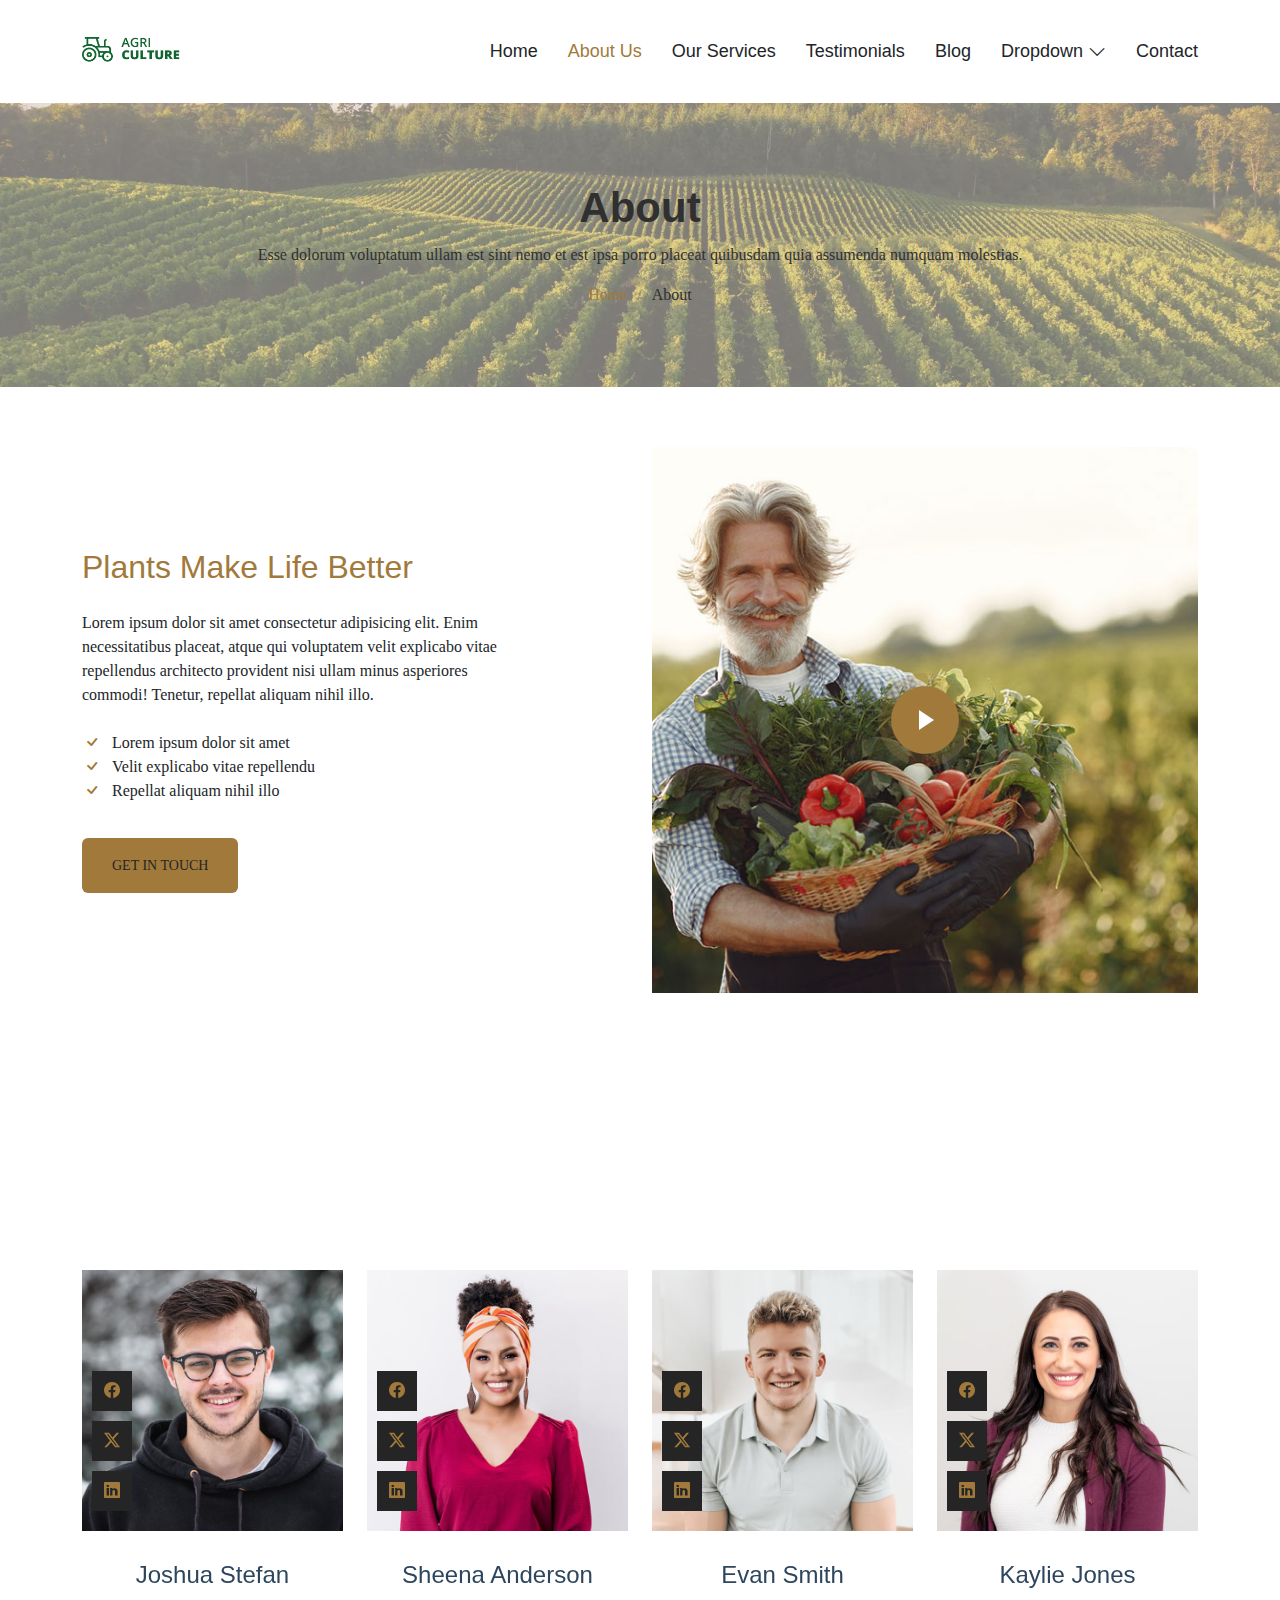
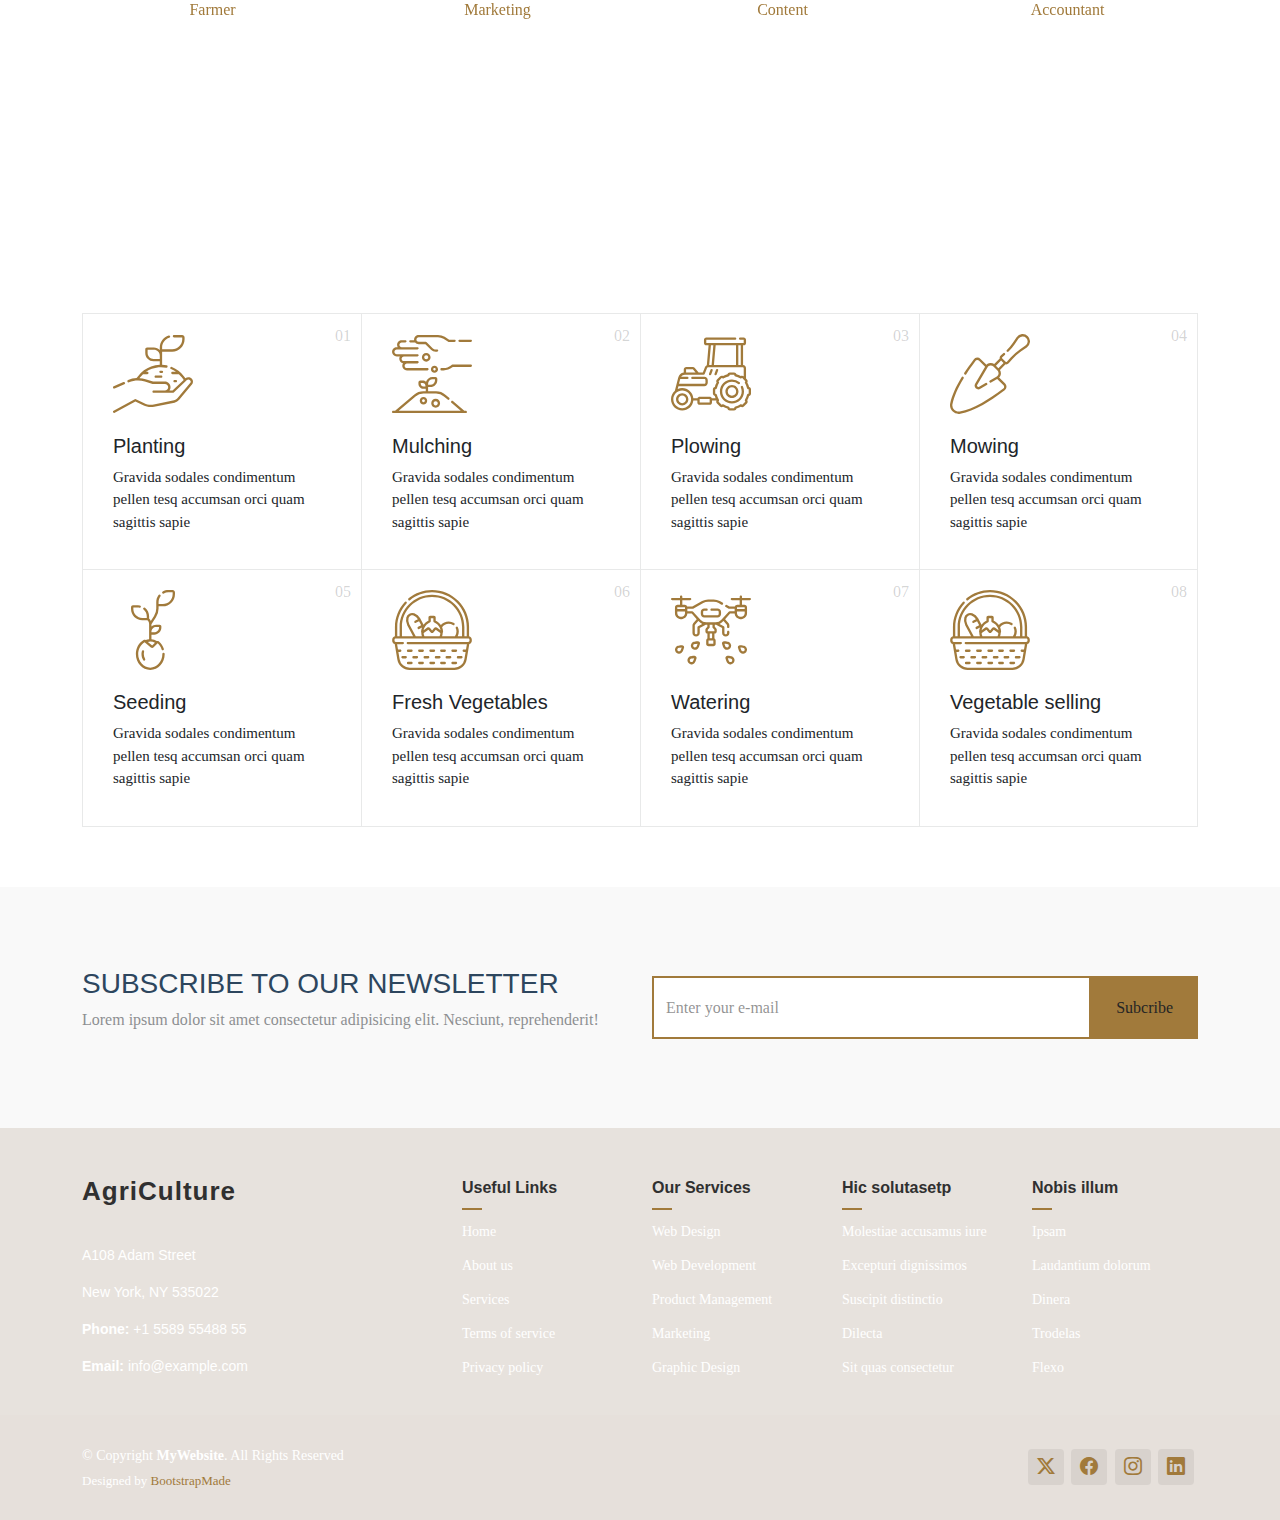
<file: about.html>
<!DOCTYPE html>
<html lang="en">

<head>
  <meta charset="utf-8">
  <meta content="width=device-width, initial-scale=1.0" name="viewport">
  <title>About - AgriCulture Bootstrap Template</title>
  <meta name="description" content="">
  <meta name="keywords" content="">

  <!-- Favicons -->
  <link href="assets/img/favicon.png" rel="icon">
  <link href="assets/img/apple-touch-icon.png" rel="apple-touch-icon">

  <!-- Fonts -->
  <link href="https://fonts.googleapis.com" rel="preconnect">
  <link href="https://fonts.gstatic.com" rel="preconnect" crossorigin>
  <link href="https://fonts.googleapis.com/css2?family=Open+Sans:ital,wght@0,300;0,400;0,500;0,600;0,700;0,800;1,300;1,400;1,500;1,600;1,700;1,800&family=Marcellus:wght@400&display=swap" rel="stylesheet">

  <!-- Vendor CSS Files -->
  <link href="assets/vendor/bootstrap/css/bootstrap.min.css" rel="stylesheet">
  <link href="assets/vendor/bootstrap-icons/bootstrap-icons.css" rel="stylesheet">
  <link href="assets/vendor/aos/aos.css" rel="stylesheet">
  <link href="assets/vendor/swiper/swiper-bundle.min.css" rel="stylesheet">
  <link href="assets/vendor/glightbox/css/glightbox.min.css" rel="stylesheet">

  <!-- Main CSS File -->
  <link href="assets/css/main.css" rel="stylesheet">

  <!-- =======================================================
  * Template Name: AgriCulture
  * Template URL: https://bootstrapmade.com/agriculture-bootstrap-website-template/
  * Updated: Aug 07 2024 with Bootstrap v5.3.3
  * Author: BootstrapMade.com
  * License: https://bootstrapmade.com/license/
  ======================================================== -->
</head>

<body class="about-page">

  <header id="header" class="header d-flex align-items-center position-relative">
    <div class="container-fluid container-xl position-relative d-flex align-items-center justify-content-between">

      <a href="index.html" class="logo d-flex align-items-center">
        <!-- Uncomment the line below if you also wish to use an image logo -->
        <img src="assets/img/logo.png" alt="AgriCulture">
        <!-- <h1 class="sitename">AgriCulture</h1>  -->
      </a>

      <nav id="navmenu" class="navmenu">
        <ul>
          <li><a href="index.html">Home</a></li>
          <li><a href="about.html" class="active">About Us</a></li>
          <li><a href="services.html">Our Services</a></li>
          <li><a href="testimonials.html">Testimonials</a></li>
          <li><a href="blog.html">Blog</a></li>
          <li class="dropdown"><a href="#"><span>Dropdown</span> <i class="bi bi-chevron-down toggle-dropdown"></i></a>
            <ul>
              <li><a href="#">Dropdown 1</a></li>
              <li class="dropdown"><a href="#"><span>Deep Dropdown</span> <i class="bi bi-chevron-down toggle-dropdown"></i></a>
                <ul>
                  <li><a href="#">Deep Dropdown 1</a></li>
                  <li><a href="#">Deep Dropdown 2</a></li>
                  <li><a href="#">Deep Dropdown 3</a></li>
                  <li><a href="#">Deep Dropdown 4</a></li>
                  <li><a href="#">Deep Dropdown 5</a></li>
                </ul>
              </li>
              <li><a href="#">Dropdown 2</a></li>
              <li><a href="#">Dropdown 3</a></li>
              <li><a href="#">Dropdown 4</a></li>
            </ul>
          </li>
          <li><a href="contact.html">Contact</a></li>
        </ul>
        <i class="mobile-nav-toggle d-xl-none bi bi-list"></i>
      </nav>

    </div>
  </header>

  <main class="main">

    <!-- Page Title -->
    <div class="page-title dark-background" data-aos="fade" style="background-image: url(assets/img/page-title-bg.webp);">
      <div class="container position-relative">
        <h1>About</h1>
        <p>Esse dolorum voluptatum ullam est sint nemo et est ipsa porro placeat quibusdam quia assumenda numquam molestias.</p>
        <nav class="breadcrumbs">
          <ol>
            <li><a href="index.html">Home</a></li>
            <li class="current">About</li>
          </ol>
        </nav>
      </div>
    </div><!-- End Page Title -->

    <!-- About 3 Section -->
    <section id="about-3" class="about-3 section">

      <div class="container">
        <div class="row gy-4 justify-content-between align-items-center">
          <div class="col-lg-6 order-lg-2 position-relative" data-aos="zoom-out">
            <img src="assets/img/img_sq_1.jpg" alt="Image" class="img-fluid">
            <a href="https://www.youtube.com/watch?v=Y7f98aduVJ8" class="glightbox pulsating-play-btn">
              <span class="play"><i class="bi bi-play-fill"></i></span>
            </a>
          </div>
          <div class="col-lg-5 order-lg-1" data-aos="fade-up" data-aos-delay="100">
            <h2 class="content-title mb-4">Plants Make Life Better</h2>
            <p class="mb-4">
              Lorem ipsum dolor sit amet consectetur adipisicing elit. Enim
              necessitatibus placeat, atque qui voluptatem velit explicabo vitae
              repellendus architecto provident nisi ullam minus asperiores commodi!
              Tenetur, repellat aliquam nihil illo.
            </p>
            <ul class="list-unstyled list-check">
              <li>Lorem ipsum dolor sit amet</li>
              <li>Velit explicabo vitae repellendu</li>
              <li>Repellat aliquam nihil illo</li>
            </ul>

            <p><a href="#" class="btn-cta">Get in touch</a></p>
          </div>
        </div>
      </div>
    </section><!-- /About 3 Section -->

    <!-- Team Section -->
    <section class="team-15 team section" id="team">
      <!-- Section Title -->
      <div class="container section-title" data-aos="fade-up">
        <h2>Team</h2>
        <p>Necessitatibus eius consequatur</p>
      </div><!-- End Section Title -->

      <div class="content">
        <div class="container">

          <div class="row">
            <div class="col-lg-3 col-md-6 mb-4">
              <div class="person">
                <figure>
                  <img src="assets/img/team/team-1.jpg" alt="Image" class="img-fluid">
                  <div class="social">
                    <a href="#"><span class="bi bi-facebook"></span></a>
                    <a href="#"><span class="bi bi-twitter-x"></span></a>
                    <a href="#"><span class="bi bi-linkedin"></span></a>
                  </div>
                </figure>
                <div class="person-contents">
                  <h3>Joshua Stefan</h3>
                  <span class="position">Farmer</span>
                </div>
              </div>
            </div>

            <div class="col-lg-3 col-md-6 mb-4">
              <div class="person">
                <figure>
                  <img src="assets/img/team/team-2.jpg" alt="Image" class="img-fluid">
                  <div class="social">
                    <a href="#"><span class="bi bi-facebook"></span></a>
                    <a href="#"><span class="bi bi-twitter-x"></span></a>
                    <a href="#"><span class="bi bi-linkedin"></span></a>
                  </div>
                </figure>
                <div class="person-contents">
                  <h3>Sheena Anderson</h3>
                  <span class="position">Marketing</span>
                </div>
              </div>
            </div>

            <div class="col-lg-3 col-md-6 mb-4">
              <div class="person">
                <figure>
                  <img src="assets/img/team/team-3.jpg" alt="Image" class="img-fluid">
                  <div class="social">
                    <a href="#"><span class="bi bi-facebook"></span></a>
                    <a href="#"><span class="bi bi-twitter-x"></span></a>
                    <a href="#"><span class="bi bi-linkedin"></span></a>
                  </div>
                </figure>
                <div class="person-contents">
                  <h3>Evan Smith</h3>
                  <span class="position">Content</span>
                </div>
              </div>
            </div>

            <div class="col-lg-3 col-md-6 mb-4">
              <div class="person">
                <figure>
                  <img src="assets/img/team/team-4.jpg" alt="Image" class="img-fluid">
                  <div class="social">
                    <a href="#"><span class="bi bi-facebook"></span></a>
                    <a href="#"><span class="bi bi-twitter-x"></span></a>
                    <a href="#"><span class="bi bi-linkedin"></span></a>
                  </div>
                </figure>
                <div class="person-contents">
                  <h3>Kaylie Jones</h3>
                  <span class="position">Accountant</span>
                </div>
              </div>
            </div>

          </div>
        </div>
      </div>

    </section><!-- /Team Section -->

    <!-- Services Section -->
    <section id="services" class="services section">

      <!-- Section Title -->
      <div class="container section-title" data-aos="fade-up">
        <h2>SERVICES</h2>
        <p>Providing Fresh Produce Every Single Day</p>
      </div><!-- End Section Title -->
      <div class="content">
        <div class="container">
          <div class="row g-0">
            <div class="col-lg-3 col-md-6">
              <div class="service-item">
                <span class="number">01</span>
                <div class="service-item-icon">
                  <svg xmlns="http://www.w3.org/2000/svg" version="1.1" xmlns:xlink="http://www.w3.org/1999/xlink" width="80" height="80" x="0" y="0" viewBox="0 0 509.435 509.435" style="enable-background: new 0 0 512 512" xml:space="preserve" class="">
                    <g>
                      <path d="M7.506 347.639c.994 0 2.005-.199 2.976-.619l62.037-26.857a7.5 7.5 0 0 0 3.903-9.862 7.5 7.5 0 0 0-9.862-3.903L4.523 333.255a7.501 7.501 0 0 0 2.983 14.384zM500.883 283.197c-10.953-10.952-28.175-11.423-39.689-1.267l-10.034-13.307c-19.783-26.239-46.1-46.623-76.103-58.948a7.5 7.5 0 0 0-5.699 13.875c11.136 4.575 21.708 10.382 31.567 17.249h-22.621c-4.143 0-7.5 3.358-7.5 7.5s3.357 7.5 7.5 7.5h41.188a169.382 169.382 0 0 1 19.691 21.855l11.048 14.652-71.171 67.597h-19.48a35.772 35.772 0 0 0 6.775-20.976c0-19.837-16.139-35.975-35.976-35.975h-75.023l-48.33-15.005a160.871 160.871 0 0 0-37.992-6.934l2.533-3.359a169.852 169.852 0 0 1 19.67-21.855h27.398c4.143 0 7.5-3.358 7.5-7.5s-3.357-7.5-7.5-7.5h-8.848a165.125 165.125 0 0 1 38.01-19.73c28.992-10.532 60.376-12.89 90.754-6.821a7.498 7.498 0 0 0 8.824-5.885 7.5 7.5 0 0 0-5.885-8.824 184.517 184.517 0 0 0-28.616-3.4v-83.727h64.189c43.49 0 78.872-35.382 78.872-78.872V22.488c0-8.712-7.088-15.801-15.801-15.801h-51.729c-4.143 0-7.5 3.358-7.5 7.5s3.357 7.5 7.5 7.5h51.729c.441 0 .801.359.801.801v11.051c0 35.219-28.653 63.872-63.872 63.872h-64.189V85.559c0-28.082 18.793-53.262 45.701-61.234a7.5 7.5 0 1 0-4.261-14.382c-15.972 4.732-30.338 14.681-40.451 28.015-10.46 13.79-15.988 30.25-15.988 47.601v16.416c-9.59-9.839-22.97-15.965-37.762-15.965h-43.432c-6.193 0-11.232 5.039-11.232 11.232v23.629c0 29.093 23.669 52.762 52.763 52.762h39.663v22.475a183.375 183.375 0 0 0-55.199 10.86c-32.974 11.978-61.705 33.297-83.085 61.653l-9.313 12.351a161.07 161.07 0 0 0-54.289 12.692 7.5 7.5 0 0 0-3.949 9.844 7.498 7.498 0 0 0 9.844 3.949c31.858-13.616 67.62-15.458 100.696-5.188l49.416 15.343c.72.224 1.47.337 2.224.337h76.161c11.566 0 20.976 9.409 20.976 20.975s-9.409 20.976-20.976 20.976h-71.803c-4.143 0-7.5 3.358-7.5 7.5s3.357 7.5 7.5 7.5h123.477a7.5 7.5 0 0 0 5.165-2.062l83.48-79.289c5.56-5.279 14.158-5.167 19.577.252a13.957 13.957 0 0 1 .853 18.9l-80.942 97.046a37.161 37.161 0 0 1-21.112 12.581L259.57 448.474c-20.377 4.113-41.89 1.365-60.575-7.739l-53.332-25.982a7.507 7.507 0 0 0-6.884.162L3.903 488.665a7.5 7.5 0 0 0 7.197 13.161l131.475-71.888 49.849 24.285c21.631 10.538 46.53 13.72 70.114 8.957l129.506-26.146a52.209 52.209 0 0 0 29.663-17.677l80.942-97.046c9.682-11.61 8.923-28.426-1.766-39.114zM258.212 158.634c-20.822 0-37.763-16.94-37.763-37.762V101.01h39.664c20.822 0 37.762 16.94 37.762 37.762v19.861h-39.663z" fill="currentColor" opacity="1" data-original="currentColor"></path>
                      <path d="M319.171 240.778a7.5 7.5 0 0 0-7.5-7.5h-9.43c-4.143 0-7.5 3.358-7.5 7.5s3.357 7.5 7.5 7.5h9.43a7.5 7.5 0 0 0 7.5-7.5zM272.068 264.08c-4.143 0-7.5 3.358-7.5 7.5s3.357 7.5 7.5 7.5h34.888c4.143 0 7.5-3.358 7.5-7.5s-3.357-7.5-7.5-7.5zM400.305 307.996c4.143 0 7.5-3.358 7.5-7.5s-3.357-7.5-7.5-7.5h-8.172c-4.143 0-7.5 3.358-7.5 7.5s3.357 7.5 7.5 7.5z" fill="currentColor" opacity="1" data-original="currentColor"></path>
                    </g>
                  </svg>
                </div>
                <div class="service-item-content">
                  <h3 class="service-heading">Planting</h3>
                  <p>
                    Gravida sodales condimentum pellen tesq accumsan orci quam
                    sagittis sapie
                  </p>
                </div>
              </div>
            </div>
            <div class="col-lg-3 col-md-6">
              <div class="service-item">
                <span class="number">02</span>
                <div class="service-item-icon">
                  <svg xmlns="http://www.w3.org/2000/svg" version="1.1" xmlns:xlink="http://www.w3.org/1999/xlink" width="80" height="80" x="0" y="0" viewBox="0 0 514.314 514.314" style="enable-background: new 0 0 512 512" xml:space="preserve" class="">
                    <g>
                      <path d="M434.176 51.297h72.639c4.143 0 7.5-3.358 7.5-7.5s-3.357-7.5-7.5-7.5h-72.639c-4.143 0-7.5 3.358-7.5 7.5s3.357 7.5 7.5 7.5zM117.994 54.791h30.852c5.47 6.605 13.729 10.82 22.955 10.82h42.865l35.886 35.886c8.246 8.246 19.209 12.787 30.869 12.787h8.32c4.143 0 7.5-3.358 7.5-7.5s-3.357-7.5-7.5-7.5h-8.32c-7.654 0-14.85-2.981-20.262-8.393l-38.083-38.083a7.5 7.5 0 0 0-5.304-2.197H171.8c-8.159 0-14.797-6.638-14.797-14.797s6.638-14.797 14.797-14.797h123.757a66.756 66.756 0 0 1 35.416 10.157l30.374 18.983a7.497 7.497 0 0 0 3.975 1.14h36.891c4.143 0 7.5-3.358 7.5-7.5s-3.357-7.5-7.5-7.5h-34.739l-28.551-17.843a81.742 81.742 0 0 0-43.365-12.437H171.801c-16.43 0-29.797 13.367-29.797 29.798 0 1.349.099 2.675.273 3.977h-24.283a7.5 7.5 0 1 0 0 14.999zM30.38 144.476h20.344a29.724 29.724 0 0 0-4.003 14.921c0 14.399 10.225 26.453 23.795 29.288a29.746 29.746 0 0 0-4.371 15.555c0 16.499 13.423 29.921 29.921 29.921h131.637a7.5 7.5 0 0 0 7.498-7.688 7.5 7.5 0 0 0-8.307-7.311H96.065c-8.228 0-14.921-6.694-14.921-14.921s6.693-14.921 14.921-14.921H163.9c4.143 0 7.5-3.358 7.5-7.5s-3.357-7.5-7.5-7.5H76.643c-8.228 0-14.922-6.694-14.922-14.921s6.694-14.921 14.922-14.921H163.9c4.143 0 7.5-3.358 7.5-7.5s-3.357-7.5-7.5-7.5H30.38c-8.228 0-14.921-6.694-14.921-14.921s6.693-14.921 14.921-14.921H163.9c4.143 0 7.5-3.358 7.5-7.5s-3.357-7.5-7.5-7.5H62.547c-8.228 0-14.921-6.694-14.921-14.921s6.693-14.921 14.921-14.921h23.485c4.143 0 7.5-3.358 7.5-7.5s-3.357-7.5-7.5-7.5H62.547c-16.498 0-29.921 13.423-29.921 29.921a29.719 29.719 0 0 0 4.003 14.921H30.38C13.882 84.636.459 98.059.459 114.557s13.423 29.919 29.921 29.919zM506.814 196.74H389.248a7.497 7.497 0 0 0-4.629 1.599l-5.613 4.403c-13.495 10.588-30.375 16.42-47.529 16.42h-12.272a7.5 7.5 0 0 0-8.309 7.5 7.5 7.5 0 0 0 7.5 7.5h13.081c20.496 0 40.664-6.967 56.788-19.618l3.574-2.804h114.976a7.5 7.5 0 1 0-.001-15z" fill="currentColor" opacity="1" data-original="currentColor" class=""></path>
                      <path d="M192.215 150.164c0 15.372 12.506 27.878 27.878 27.878s27.879-12.506 27.879-27.878-12.507-27.878-27.879-27.878-27.878 12.506-27.878 27.878zm40.757 0c0 7.101-5.777 12.878-12.879 12.878-7.101 0-12.878-5.777-12.878-12.878s5.777-12.878 12.878-12.878c7.101-.001 12.879 5.777 12.879 12.878zM273.049 203.771c-12.599 0-22.848 10.25-22.848 22.848s10.249 22.847 22.848 22.847 22.848-10.249 22.848-22.847-10.25-22.848-22.848-22.848zm0 30.695c-4.327 0-7.848-3.52-7.848-7.847s3.521-7.848 7.848-7.848 7.848 3.521 7.848 7.848-3.521 7.847-7.848 7.847zM474.178 493.298h-9.202l-73.199-62.323c-3.155-2.686-7.888-2.305-10.573.849s-2.305 7.887.849 10.572l59.785 50.902H43.105l108.164-92.092a77.855 77.855 0 0 1 50.423-18.558h81.558a77.851 77.851 0 0 1 50.423 18.558l24.029 20.458a7.498 7.498 0 0 0 10.573-.849 7.5 7.5 0 0 0-.849-10.572l-24.029-20.458a92.867 92.867 0 0 0-60.147-22.137h-51.158v-26.806h15.44c24.205 0 43.896-19.692 43.896-43.897v-8.808c0-6.785-5.52-12.305-12.305-12.305h-18.135c-19.99 0-36.891 13.437-42.174 31.749-5.716-4.945-13.156-7.947-21.29-7.947h-15.061c-6.942 0-12.591 5.648-12.591 12.592v7.399c0 17.97 14.619 32.589 32.589 32.589h14.629v15.433h-15.399a92.867 92.867 0 0 0-60.147 22.137L19.967 493.298H7.5c-4.143 0-7.5 3.358-7.5 7.5s3.357 7.5 7.5 7.5h466.678a7.5 7.5 0 0 0 0-15zM232.092 319.73c0-15.934 12.963-28.897 28.897-28.897h15.439v6.112c0 15.934-12.963 28.897-28.896 28.897h-15.44zm-16.978 17.485h-12.651c-9.698 0-17.589-7.89-17.589-17.589v-4.991h12.651c9.698 0 17.589 7.89 17.589 17.589z" fill="currentColor" opacity="1" data-original="currentColor" class=""></path>
                      <path d="M178.358 429.065c0 13.218 10.754 23.972 23.972 23.972s23.972-10.753 23.972-23.972-10.754-23.972-23.972-23.972-23.972 10.753-23.972 23.972zm32.944 0c0 4.947-4.024 8.972-8.972 8.972s-8.972-4.025-8.972-8.972 4.024-8.972 8.972-8.972 8.972 4.024 8.972 8.972zM252.23 445.536c0 15.706 12.777 28.484 28.483 28.484s28.484-12.778 28.484-28.484-12.778-28.484-28.484-28.484-28.483 12.778-28.483 28.484zm41.968 0c0 7.435-6.049 13.484-13.484 13.484s-13.483-6.049-13.483-13.484 6.049-13.484 13.483-13.484c7.435 0 13.484 6.049 13.484 13.484z" fill="currentColor" opacity="1" data-original="currentColor" class=""></path>
                    </g>
                  </svg>
                </div>
                <div class="service-item-content">
                  <h3 class="service-heading">Mulching</h3>
                  <p>
                    Gravida sodales condimentum pellen tesq accumsan orci quam
                    sagittis sapie
                  </p>
                </div>
              </div>
            </div>
            <div class="col-lg-3 col-md-6">
              <div class="service-item">
                <span class="number">03</span>
                <div class="service-item-icon">
                  <svg xmlns="http://www.w3.org/2000/svg" version="1.1" xmlns:xlink="http://www.w3.org/1999/xlink" width="80" height="80" x="0" y="0" viewBox="0 0 516.53 516.53" style="enable-background: new 0 0 512 512" xml:space="preserve" class="">
                    <g>
                      <path d="M504.085 341.447a113.617 113.617 0 0 0-11.524-27.805c3.866-6.212 3.104-14.506-2.288-19.897l-5.804-5.804v-67.388c0-10.907-8.398-19.878-19.066-20.817V73.099h4.012c8.301 0 15.054-6.753 15.054-15.054V37.599c0-8.301-6.753-15.054-15.054-15.054h-23.242a7.5 7.5 0 0 0 0 15l23.296.054-.054 20.5-241.554-.054.054-20.5H414.21a7.5 7.5 0 0 0 0-15H227.916c-8.301 0-15.054 6.753-15.054 15.054v20.446c0 8.301 6.753 15.054 15.054 15.054h14.719L231.27 201.13c-5.215 2.077-9.463 6.215-11.642 11.675l-14.014 35.128h-27.323l-24.417-28.857a16.73 16.73 0 0 0-12.795-5.936H99.071c-9.242 0-16.761 7.519-16.761 16.761v18.66a44.759 44.759 0 0 0-35.97 33.278L24.937 367.09C9.676 380.359 0 399.894 0 421.658c0 39.881 32.446 72.327 72.328 72.327 37.349 0 68.174-28.457 71.938-64.827h25.905v12.546c0 8.282 6.738 15.02 15.02 15.02h64.364c8.282 0 15.02-6.738 15.02-15.02v-12.546h29.374c-3.278 6.098-2.356 13.875 2.785 19.016l19.555 19.554a16 16 0 0 0 11.388 4.718c3.045 0 5.961-.839 8.506-2.431a113.556 113.556 0 0 0 27.808 11.525c1.662 7.123 8.064 12.445 15.686 12.445h27.655c7.602 0 13.99-5.293 15.672-12.441a113.582 113.582 0 0 0 27.814-11.525 15.986 15.986 0 0 0 8.514 2.427c4.302 0 8.346-1.675 11.388-4.717l19.555-19.555c5.396-5.396 6.156-13.7 2.29-19.901a113.607 113.607 0 0 0 11.522-27.801c7.123-1.662 12.445-8.064 12.445-15.686v-27.655c-.002-7.621-5.324-14.023-12.447-15.684zm-53.681-141.805h-15.681V73.099h15.681zM419.723 73.099v126.543h-142.46l11.233-126.543zm-146.286 0-11.233 126.543h-15.743l11.234-126.543zM99.071 228.14h42.008c.519 0 1.008.227 1.344.624l16.219 19.169H97.311v-18.032c0-.971.79-1.761 1.76-1.761zm-51.11 108.845h167.157c12.315 0 22.334-10.019 22.334-22.334v-16.152c0-12.315-10.019-22.334-22.334-22.334h-77.364a7.5 7.5 0 0 0 0 15h77.364c4.044 0 7.334 3.29 7.334 7.334v16.152c0 4.044-3.29 7.334-7.334 7.334H51.727l7.738-30.821h46.327a7.5 7.5 0 0 0 0-15h-40.76a29.774 29.774 0 0 1 24.779-13.231h120.886a7.5 7.5 0 0 0 6.966-4.721l15.897-39.849a5.883 5.883 0 0 1 5.49-3.721h224.51a5.916 5.916 0 0 1 5.91 5.91v52.522c-5.348-4.343-12.853-4.747-18.636-1.165a113.598 113.598 0 0 0-27.818-11.532c-1.662-7.123-8.063-12.445-15.685-12.445h-27.655c-7.602 0-13.99 5.294-15.672 12.441a113.583 113.583 0 0 0-27.818 11.527c-6.213-3.868-14.506-3.104-19.897 2.288l-19.555 19.555c-5.375 5.375-6.149 13.637-2.28 19.884a113.572 113.572 0 0 0-11.531 27.818c-7.123 1.662-12.445 8.063-12.445 15.685v27.655c0 7.602 5.293 13.99 12.441 15.672 1.242 4.67 2.784 9.24 4.603 13.699h-24.12c-2.277-5.402-7.626-9.204-13.847-9.204h-64.364c-6.221 0-11.569 3.802-13.847 9.204h-27.078c-3.764-36.371-34.589-64.828-71.938-64.828a71.896 71.896 0 0 0-28.994 6.086zm24.367 142c-31.61 0-57.328-25.717-57.328-57.327s25.717-57.328 57.328-57.328 57.327 25.717 57.327 57.328-25.717 57.327-57.327 57.327zm177.24-37.262h-.013l-64.384-.02.02-21.75 64.384.02zm251.962-56.937c0 .609-.496 1.105-1.189 1.105-4.816 0-8.956 3.287-10.065 7.992a98.695 98.695 0 0 1-12.139 29.288c-2.543 4.113-1.939 9.365 1.447 12.75l.084.084a1.105 1.105 0 0 1 0 1.562l-19.555 19.555a1.085 1.085 0 0 1-.781.323c-.208 0-.514-.056-.761-.303a3.326 3.326 0 0 0-.084-.084c-3.406-3.407-8.658-4.01-12.77-1.467a98.657 98.657 0 0 1-29.288 12.138c-4.706 1.11-7.992 5.25-7.992 10.15 0 .609-.496 1.105-1.104 1.105h-27.655c-.609 0-1.105-.496-1.105-1.189 0-4.816-3.287-8.956-7.992-10.066a98.69 98.69 0 0 1-29.287-12.137 10.35 10.35 0 0 0-5.455-1.561c-2.68 0-5.338 1.049-7.38 3.091a1.085 1.085 0 0 1-.781.323c-.208 0-.513-.056-.781-.324l-19.555-19.555c-.431-.431-.431-1.132.064-1.627 3.406-3.406 4.009-8.657 1.466-12.77a98.66 98.66 0 0 1-12.138-29.287c-1.11-4.706-5.25-7.992-10.15-7.992a1.107 1.107 0 0 1-1.105-1.105V357.13c0-.609.496-1.104 1.189-1.104 4.816 0 8.956-3.287 10.066-7.992a98.661 98.661 0 0 1 12.138-29.288c2.542-4.112 1.939-9.364-1.531-12.833a1.106 1.106 0 0 1 0-1.563l19.555-19.555c.431-.431 1.132-.431 1.626.064 3.407 3.408 8.658 4.011 12.77 1.467a98.666 98.666 0 0 1 29.288-12.138c4.706-1.11 7.992-5.25 7.992-10.15 0-.609.496-1.105 1.105-1.105h27.655c.609 0 1.104.496 1.104 1.189 0 4.816 3.287 8.956 7.992 10.066a98.664 98.664 0 0 1 29.288 12.139c4.113 2.543 9.365 1.939 12.833-1.531a1.107 1.107 0 0 1 1.563 0l19.555 19.555c.431.431.431 1.132-.062 1.625-3.408 3.406-4.012 8.658-1.468 12.771a98.666 98.666 0 0 1 12.138 29.288c1.11 4.706 5.25 7.992 10.066 7.992h.084c.609 0 1.105.496 1.105 1.104z" fill="currentColor" opacity="1" data-original="currentColor" class=""></path>
                      <path d="M454.895 335.721a7.5 7.5 0 0 0-3.834 9.889 62.412 62.412 0 0 1 5.335 25.349c0 34.678-28.213 62.891-62.891 62.891s-62.891-28.213-62.891-62.891c0-34.679 28.213-62.892 62.891-62.892a62.934 62.934 0 0 1 40.397 14.703 7.5 7.5 0 0 0 10.566-.923 7.5 7.5 0 0 0-.923-10.566 77.96 77.96 0 0 0-50.041-18.213c-42.949 0-77.891 34.942-77.891 77.892 0 42.949 34.942 77.891 77.891 77.891s77.891-34.942 77.891-77.891c0-10.895-2.224-21.46-6.611-31.403a7.5 7.5 0 0 0-9.889-3.836zM72.328 381.807c-21.974 0-39.851 17.877-39.851 39.851s17.877 39.851 39.851 39.851 39.851-17.877 39.851-39.851-17.878-39.851-39.851-39.851zm0 64.702c-13.703 0-24.851-11.148-24.851-24.851s11.148-24.851 24.851-24.851 24.851 11.148 24.851 24.851-11.149 24.851-24.851 24.851z" fill="currentColor" opacity="1" data-original="currentColor" class=""></path>
                      <path d="M393.504 328.829c-23.23 0-42.13 18.899-42.13 42.13 0 23.23 18.899 42.129 42.13 42.129s42.13-18.899 42.13-42.129-18.9-42.13-42.13-42.13zm0 69.26c-14.959 0-27.13-12.17-27.13-27.129s12.17-27.13 27.13-27.13 27.13 12.17 27.13 27.13c0 14.958-12.171 27.129-27.13 27.129zM249.861 265.585a7.487 7.487 0 0 0 2.663.491 7.503 7.503 0 0 0 7.013-4.838l9.438-24.841a7.5 7.5 0 0 0-14.022-5.328l-9.438 24.841a7.499 7.499 0 0 0 4.346 9.675zM285.384 265.585a7.487 7.487 0 0 0 2.663.491 7.502 7.502 0 0 0 7.012-4.838l9.439-24.841a7.5 7.5 0 0 0-4.347-9.675 7.5 7.5 0 0 0-9.675 4.347l-9.439 24.841a7.5 7.5 0 0 0 4.347 9.675z" fill="currentColor" opacity="1" data-original="currentColor" class=""></path>
                    </g>
                  </svg>
                </div>
                <div class="service-item-content">
                  <h3 class="service-heading">Plowing</h3>
                  <p>
                    Gravida sodales condimentum pellen tesq accumsan orci quam
                    sagittis sapie
                  </p>
                </div>
              </div>
            </div>
            <div class="col-lg-3 col-md-6">
              <div class="service-item">
                <span class="number">04</span>
                <div class="service-item-icon">
                  <svg xmlns="http://www.w3.org/2000/svg" version="1.1" xmlns:xlink="http://www.w3.org/1999/xlink" width="80" height="80" x="0" y="0" viewBox="0 0 509.389 509.389" style="enable-background: new 0 0 512 512" xml:space="preserve" class="">
                    <g>
                      <path d="M495.69 14.267A46.636 46.636 0 0 0 458.364.766a46.637 46.637 0 0 0-34.257 20.05l-24.614 35.749a309.594 309.594 0 0 1-37.289 44.521 7.5 7.5 0 0 0 10.544 10.668 324.596 324.596 0 0 0 39.1-46.684l24.614-35.749a31.674 31.674 0 0 1 23.268-13.618 31.66 31.66 0 0 1 25.354 9.17 31.681 31.681 0 0 1 9.171 25.355 31.679 31.679 0 0 1-13.618 23.267l-35.75 24.615a324.066 324.066 0 0 0-59.859 53.246l-22.502 25.667a5.412 5.412 0 0 1-3.933 1.86c-1.518.071-2.966-.518-4.047-1.599l-21.873-21.872c-1.081-1.082-1.649-2.52-1.599-4.048s.711-2.925 1.86-3.933l15.802-13.854a7.5 7.5 0 0 0-9.889-11.279l-15.802 13.854a20.546 20.546 0 0 0-6.964 14.719 20.37 20.37 0 0 0 .64 5.69l-35.241 35.241c-7.726-5.323-17.119-7.656-26.65-6.449-8.734 1.104-16.614 5.058-22.612 11.157l-37.903-37.903a28.552 28.552 0 0 0-22.3-8.292 28.547 28.547 0 0 0-20.847 11.457c-23.749 31.972-43.447 60.009-60.222 85.713a7.5 7.5 0 0 0 6.275 11.6 7.495 7.495 0 0 0 6.288-3.402c16.606-25.447 36.135-53.239 59.7-84.966a13.562 13.562 0 0 1 9.903-5.441 13.585 13.585 0 0 1 10.595 3.939l39.789 39.789-63.489 107.398c-5.606 9.484-4.179 21.121 3.554 28.957 4.724 4.785 10.89 7.271 17.211 7.271 4.233-.001 8.536-1.115 12.519-3.399l40.792-24.114a7.499 7.499 0 1 0-7.632-12.912l-40.706 24.064c-4.745 2.723-9.055 1.038-11.506-1.446-1.129-1.144-4.561-5.302-1.318-10.787L239.37 211.63c3.736-6.32 10.058-10.474 17.342-11.395 7.292-.918 14.44 1.529 19.633 6.722l25.938 25.938c5.187 5.186 7.654 12.36 6.771 19.686-.878 7.28-4.911 13.598-10.99 17.288l-44.019 26.021a7.5 7.5 0 0 0 7.632 12.912l38.725-22.893 40.397 40.396a13.558 13.558 0 0 1 3.938 10.564 13.606 13.606 0 0 1-5.428 9.926c-54.818 40.993-97.27 69.301-137.646 91.785-50.099 27.898-95.647 45.713-139.25 54.462-13.202 2.648-26.235-1.337-35.759-10.935a40.033 40.033 0 0 1-10.799-36.472c10.129-48.517 33.232-101.845 70.63-163.033a7.501 7.501 0 0 0-12.799-7.823c-38.309 62.679-62.028 117.563-72.515 167.79-3.796 18.186 1.75 36.916 14.835 50.103 10.368 10.45 24.27 16.146 38.625 16.145 3.564 0 7.159-.352 10.732-1.068 45.149-9.06 92.12-27.398 143.597-56.063 40.984-22.823 83.956-51.469 139.331-92.878a28.597 28.597 0 0 0 11.407-20.864 28.554 28.554 0 0 0-8.292-22.245l-38.525-38.525c6.079-6.031 10.002-13.987 11.063-22.799 1.106-9.18-1.037-18.215-5.937-25.753l35.39-35.39a20.4 20.4 0 0 0 5.022.654 20.546 20.546 0 0 0 15.384-6.975l22.502-25.667a309.032 309.032 0 0 1 57.086-50.779l35.749-24.614a46.635 46.635 0 0 0 20.05-34.256 46.63 46.63 0 0 0-13.5-37.328zM340.732 184.685l-32.723 32.723-15.459-15.459 32.723-32.723z" fill="currentColor" opacity="1" data-original="currentColor"></path>
                    </g>
                  </svg>
                </div>
                <div class="service-item-content">
                  <h3 class="service-heading">Mowing</h3>
                  <p>
                    Gravida sodales condimentum pellen tesq accumsan orci quam
                    sagittis sapie
                  </p>
                </div>
              </div>
            </div>

            <div class="col-lg-3 col-md-6">
              <div class="service-item">
                <span class="number">05</span>
                <div class="service-item-icon">
                  <svg xmlns="http://www.w3.org/2000/svg" version="1.1" xmlns:xlink="http://www.w3.org/1999/xlink" width="80" height="80" x="0" y="0" viewBox="0 0 513.089 513.089" style="enable-background: new 0 0 512 512" xml:space="preserve" class="">
                    <g>
                      <path d="M194.209 386.877a7.497 7.497 0 0 0-9.15 5.363 75.07 75.07 0 0 0-2.428 18.947c0 13.789 3.615 27 10.454 38.204a7.494 7.494 0 0 0 10.308 2.495 7.5 7.5 0 0 0 2.494-10.309c-5.401-8.851-8.257-19.359-8.257-30.39a60.09 60.09 0 0 1 1.941-15.16 7.497 7.497 0 0 0-5.362-9.15z" fill="currentColor" opacity="1" data-original="currentColor"></path>
                      <path d="M382.56 0h-27.319c-12.654 0-25.236 3.119-36.386 9.021a7.5 7.5 0 0 0 7.018 13.258c9.124-4.83 19.005-7.278 29.368-7.278h27.222v12.022c0 34.679-28.213 62.892-62.892 62.892h-27.222V77.893c0-13.309 4.12-26.038 11.914-36.811a7.5 7.5 0 0 0-12.153-8.793c-9.657 13.347-14.762 29.117-14.762 45.604V119.154a88.294 88.294 0 0 1-14.296 48.23l-20.501 31.543a46.65 46.65 0 0 0-9.615-13.916l-1.273-1.273v-14.053c0-21.604-9.58-41.872-26.284-55.608a7.5 7.5 0 0 0-9.528 11.586c13.226 10.876 20.812 26.922 20.812 44.022v9.66h-29.069c-31.412 0-56.968-25.556-56.968-56.968v-9.66h29.069c3.454 0 6.976.329 10.467.977a7.5 7.5 0 0 0 2.738-14.748 72.57 72.57 0 0 0-13.205-1.229h-31.883c-6.72 0-12.187 5.467-12.187 12.186v12.474c0 39.684 32.284 71.968 71.968 71.968h33.463l1.273 1.273c5.979 5.979 9.271 13.927 9.271 22.381v98.306a79.003 79.003 0 0 0-21.446 5.114c-4.152-2.798-9.597-3.045-13.983-.509-30.558 17.671-49.541 52.263-49.541 90.277 0 56.188 41.481 101.901 92.47 101.901s92.47-45.713 92.47-101.901c0-.237-.004-.473-.009-.709l-.005-.334a7.5 7.5 0 0 0-7.499-7.433h-.068a7.5 7.5 0 0 0-7.433 7.567l.014.909c0 47.917-34.753 86.901-77.47 86.901s-77.47-38.984-77.47-86.901c0-32.212 15.656-61.449 40.948-76.643l40.182 34.094c5.225 4.433 13.1 4.099 17.929-.761l25.512-25.668c11.649 10.022 20.473 23.408 25.562 38.809a7.496 7.496 0 0 0 9.475 4.768 7.5 7.5 0 0 0 4.768-9.474c-6.15-18.613-17.027-34.756-31.454-46.681-4.011-3.317-9.358-3.923-13.824-1.93-10.53-6.377-22.136-10.243-34.128-11.384v-29.695h18.365c25.013 0 45.362-20.35 45.362-45.362v-7.928c0-6.115-4.975-11.089-11.089-11.089h-22.276c-11.667 0-22.318 4.429-30.362 11.693v-13.713l29.028-44.665a103.263 103.263 0 0 0 16.72-56.404v-14.239h27.222c42.949 0 77.892-34.942 77.892-77.892v-12.12C397.462 6.685 390.777 0 382.56 0zM251.211 356.136l-27.468-23.306a63.694 63.694 0 0 1 15.358-1.884c10.366 0 20.534 2.525 29.851 7.34zm25.752-118.894h18.365v4.017c0 16.742-13.62 30.362-30.362 30.362h-18.365v-4.017c0-16.741 13.62-30.362 30.362-30.362z" fill="currentColor" opacity="1" data-original="currentColor"></path>
                    </g>
                  </svg>
                </div>
                <div class="service-item-content">
                  <h3 class="service-heading">Seeding</h3>
                  <p>
                    Gravida sodales condimentum pellen tesq accumsan orci quam
                    sagittis sapie
                  </p>
                </div>
              </div>
            </div>
            <div class="col-lg-3 col-md-6">
              <div class="service-item">
                <span class="number">06</span>
                <div class="service-item-icon">
                  <svg xmlns="http://www.w3.org/2000/svg" version="1.1" xmlns:xlink="http://www.w3.org/1999/xlink" width="80" height="80" x="0" y="0" viewBox="0 0 511.67 511.67" style="enable-background: new 0 0 512 512" xml:space="preserve" class="">
                    <g>
                      <path d="M492.96 296.401v-59.276c0-63.338-24.665-122.886-69.452-167.673C378.721 24.666 319.174 0 255.835 0c-54.517 0-107.757 18.967-149.914 53.407a7.5 7.5 0 1 0 9.491 11.616C154.896 32.765 204.767 15 255.835 15c59.332 0 115.112 23.105 157.066 65.059 41.953 41.954 65.059 97.734 65.059 157.066v58.7h-15v-58.7C462.96 122.916 370.044 30 255.835 30S48.71 122.916 48.71 237.125v58.7h-15v-58.7c0-56.142 21.01-109.737 59.158-150.913a7.502 7.502 0 0 0-11.004-10.195C41.139 119.975 18.71 177.19 18.71 237.125v59.276c-10.029 2.3-17.535 11.291-17.535 22.008v5.81c0 10.194 6.791 18.828 16.085 21.627l16.782 99.17c6.535 38.622 39.71 66.654 78.882 66.654h285.822c39.172 0 72.347-28.032 78.882-66.654l16.782-99.17c9.294-2.798 16.085-11.432 16.085-21.627v-5.81c0-10.717-7.506-19.708-17.535-22.008zM63.71 237.125C63.71 131.187 149.896 45 255.835 45S447.96 131.187 447.96 237.125v58.7h-27.888a64.77 64.77 0 0 0 7.259-29.747c0-9.561-2.046-18.787-6.081-27.423a7.5 7.5 0 0 0-13.59 6.35c3.1 6.633 4.671 13.723 4.671 21.073a49.851 49.851 0 0 1-9.875 29.747h-82.073a68.421 68.421 0 0 0 3.912-22.766l-.003-.369a10.737 10.737 0 0 0 2.441-7.707l-.074-.952a81.022 81.022 0 0 0-6.053-25.058c9.161-14.126 24.883-22.763 41.856-22.763a49.676 49.676 0 0 1 26.83 7.844 7.5 7.5 0 0 0 8.086-12.634 64.65 64.65 0 0 0-34.916-10.21c-19.407 0-37.547 8.686-49.744 23.261a81.08 81.08 0 0 0-25.89-24.171l-7.325-4.298v-19.86c0-6.111-4.972-11.083-11.083-11.083h-24.17c-6.111 0-11.083 4.972-11.083 11.083v19.86l-7.325 4.298a81.067 81.067 0 0 0-24.083 21.633l-21.606-40.574a68.923 68.923 0 0 0-37.588-32.526 39.21 39.21 0 0 0-31.641 2.285 39.215 39.215 0 0 0-19.556 24.977 68.922 68.922 0 0 0 6.006 49.343l37.481 70.388H63.71zm88.14 58.7-41.235-77.438a53.95 53.95 0 0 1-4.701-38.625c1.687-6.691 5.971-12.162 12.061-15.405 6.091-3.244 13.022-3.745 19.516-1.409a53.936 53.936 0 0 1 28.384 23.614L146.29 196.99a7.5 7.5 0 0 0 7.051 13.241l19.627-10.451 13.619 25.575-19.627 10.451a7.5 7.5 0 0 0 7.051 13.241l17.809-9.483a81.015 81.015 0 0 0-5.807 24.466l-.074.961a10.774 10.774 0 0 0 1.468 6.319c-.018.6-.03 1.185-.03 1.752a68.427 68.427 0 0 0 3.914 22.766H151.85zm116.357-89.059 11.029 6.472a66.163 66.163 0 0 1 31.323 43.794l-23.74-16.479a13.027 13.027 0 0 0-17.511 2.36l-12.974 15.524-12.974-15.525c-2.59-3.099-6.283-4.719-10.029-4.719-2.584 0-5.193.771-7.481 2.359l-23.74 16.478a66.163 66.163 0 0 1 31.323-43.794l11.029-6.472a7.5 7.5 0 0 0 3.704-6.469v-20.238h16.336v20.238a7.504 7.504 0 0 0 3.705 6.471zm-60.729 89.059a53.472 53.472 0 0 1-5.062-20.774c.171-.105.342-.21.509-.326l30.046-20.854 15.047 18.007c2.065 2.471 5.097 3.888 8.317 3.888s6.252-1.417 8.317-3.888v-.001l15.047-18.006 29.574 20.527a53.458 53.458 0 0 1-5.081 21.428h-96.714zm288.017 28.394c0 4.182-3.402 7.584-7.584 7.584H101.084c-4.143 0-7.5 3.358-7.5 7.5s3.357 7.5 7.5 7.5h377.952l-5.751 33.987h-14.299c-4.143 0-7.5 3.358-7.5 7.5s3.357 7.5 7.5 7.5h11.76l-7.907 46.723a64.83 64.83 0 0 1-64.093 54.157H112.924a64.83 64.83 0 0 1-64.093-54.157l-7.907-46.723h11.76c4.143 0 7.5-3.358 7.5-7.5s-3.357-7.5-7.5-7.5H38.386l-5.751-33.987h36.487c4.143 0 7.5-3.358 7.5-7.5s-3.357-7.5-7.5-7.5H23.759c-4.182 0-7.584-3.402-7.584-7.584v-5.81c0-4.182 3.402-7.584 7.584-7.584h464.152c4.182 0 7.584 3.402 7.584 7.584z" fill="currentColor" opacity="1" data-original="currentColor"></path>
                      <path d="M246.338 395.79h21.993c4.143 0 7.5-3.358 7.5-7.5s-3.357-7.5-7.5-7.5h-21.993c-4.143 0-7.5 3.358-7.5 7.5s3.357 7.5 7.5 7.5zM174.455 395.79h21.994c4.143 0 7.5-3.358 7.5-7.5s-3.357-7.5-7.5-7.5h-21.994c-4.143 0-7.5 3.358-7.5 7.5s3.357 7.5 7.5 7.5zM102.573 395.79h21.994c4.143 0 7.5-3.358 7.5-7.5s-3.357-7.5-7.5-7.5h-21.994a7.5 7.5 0 0 0 0 15zM315.221 395.79h21.994c4.143 0 7.5-3.358 7.5-7.5s-3.357-7.5-7.5-7.5h-21.994c-4.143 0-7.5 3.358-7.5 7.5s3.357 7.5 7.5 7.5zM387.103 395.79h21.994c4.143 0 7.5-3.358 7.5-7.5s-3.357-7.5-7.5-7.5h-21.994c-4.143 0-7.5 3.358-7.5 7.5s3.357 7.5 7.5 7.5zM246.338 474.186h21.993c4.143 0 7.5-3.358 7.5-7.5s-3.357-7.5-7.5-7.5h-21.993c-4.143 0-7.5 3.358-7.5 7.5s3.357 7.5 7.5 7.5zM174.455 474.186h21.994c4.143 0 7.5-3.358 7.5-7.5s-3.357-7.5-7.5-7.5h-21.994c-4.143 0-7.5 3.358-7.5 7.5s3.357 7.5 7.5 7.5zM102.573 474.186h21.994c4.143 0 7.5-3.358 7.5-7.5s-3.357-7.5-7.5-7.5h-21.994a7.5 7.5 0 0 0 0 15zM337.215 459.186h-21.994c-4.143 0-7.5 3.358-7.5 7.5s3.357 7.5 7.5 7.5h21.994a7.5 7.5 0 0 0 0-15zM387.103 474.186h21.994c4.143 0 7.5-3.358 7.5-7.5s-3.357-7.5-7.5-7.5h-21.994c-4.143 0-7.5 3.358-7.5 7.5s3.357 7.5 7.5 7.5zM273.606 430.229a7.5 7.5 0 0 0 7.5 7.5H303.1c4.143 0 7.5-3.358 7.5-7.5s-3.357-7.5-7.5-7.5h-21.994a7.5 7.5 0 0 0-7.5 7.5zM201.725 430.229a7.5 7.5 0 0 0 7.5 7.5h21.994c4.143 0 7.5-3.358 7.5-7.5s-3.357-7.5-7.5-7.5h-21.994a7.5 7.5 0 0 0-7.5 7.5zM129.843 430.229a7.5 7.5 0 0 0 7.5 7.5h21.993c4.143 0 7.5-3.358 7.5-7.5s-3.357-7.5-7.5-7.5h-21.993a7.5 7.5 0 0 0-7.5 7.5zM87.454 422.729H67.46c-4.143 0-7.5 3.358-7.5 7.5s3.357 7.5 7.5 7.5h19.994c4.143 0 7.5-3.358 7.5-7.5s-3.357-7.5-7.5-7.5zM342.49 430.229a7.5 7.5 0 0 0 7.5 7.5h21.993c4.143 0 7.5-3.358 7.5-7.5s-3.357-7.5-7.5-7.5H349.99a7.5 7.5 0 0 0-7.5 7.5zM414.372 430.229a7.5 7.5 0 0 0 7.5 7.5h21.994c4.143 0 7.5-3.358 7.5-7.5s-3.357-7.5-7.5-7.5h-21.994a7.5 7.5 0 0 0-7.5 7.5z" fill="currentColor" opacity="1" data-original="currentColor"></path>
                    </g>
                  </svg>
                </div>
                <div class="service-item-content">
                  <h3 class="service-heading">Fresh Vegetables</h3>
                  <p>
                    Gravida sodales condimentum pellen tesq accumsan orci quam
                    sagittis sapie
                  </p>
                </div>
              </div>
            </div>
            <div class="col-lg-3 col-md-6">
              <div class="service-item">
                <span class="number">07</span>
                <div class="service-item-icon">
                  <svg xmlns="http://www.w3.org/2000/svg" version="1.1" xmlns:xlink="http://www.w3.org/1999/xlink" width="80" height="80" x="0" y="0" viewBox="0 0 512.805 512.805" style="enable-background: new 0 0 512 512" xml:space="preserve" class="">
                    <g>
                      <path d="M505.305 50.503h-50.094v-7.141c0-4.143-3.357-7.5-7.5-7.5s-7.5 3.357-7.5 7.5v7.141h-50.094c-4.143 0-7.5 3.357-7.5 7.5s3.357 7.5 7.5 7.5h50.094v29.428h-15.309c-7.223 0-13.385 4.557-15.809 10.939h-33.847l-16.98-9.451a7.5 7.5 0 0 0-7.295 13.107l18.682 10.397a7.507 7.507 0 0 0 3.647.946h34.681v15.505h-32.393a7.495 7.495 0 0 0-5.565 2.473l-47.127 52.176a49.438 49.438 0 0 1-36.627 16.273h-60.732a49.442 49.442 0 0 1-36.627-16.273l-47.127-52.176a7.5 7.5 0 0 0-5.565-2.473h-31.393V120.87h33.681a7.507 7.507 0 0 0 3.647-.946l64.468-35.883a64.829 64.829 0 0 1 31.454-8.163h35.656a64.819 64.819 0 0 1 31.454 8.164l17.778 9.896a7.5 7.5 0 0 0 7.295-13.107l-17.778-9.895a79.844 79.844 0 0 0-38.749-10.058h-35.656a79.854 79.854 0 0 0-38.749 10.057l-62.767 34.936h-32.847c-2.424-6.383-8.587-10.939-15.809-10.939H72.594V65.503h50.094c4.143 0 7.5-3.357 7.5-7.5s-3.357-7.5-7.5-7.5H72.594v-7.141c0-4.143-3.357-7.5-7.5-7.5s-7.5 3.357-7.5 7.5v7.141H7.5c-4.143 0-7.5 3.357-7.5 7.5s3.357 7.5 7.5 7.5h50.094v29.428H42.285c-9.331 0-16.922 7.591-16.922 16.922v37.917c0 20.438 16.628 37.066 37.066 37.066h5.329c19.899 0 36.18-15.765 37.025-35.461h28.101l31.968 35.393-22.399 27.123a21.63 21.63 0 0 0-4.939 13.742v47.817c0 12.898 10.494 23.393 23.394 23.393 12.898 0 23.393-10.494 23.393-23.393v-32.069l38.482-21.157c.917.04 1.834.073 2.755.073h7.432v13.542l-8.567 8.567a13.242 13.242 0 0 0-3.903 9.424v12.244c0 7.191 5.729 13.055 12.86 13.304v31.344c-4.637 2.472-7.804 7.354-7.804 12.965v21.867c0 8.097 6.588 14.685 14.686 14.685h31.326c8.098 0 14.686-6.588 14.686-14.685v-21.867c0-5.611-3.167-10.493-7.804-12.965v-31.32h1.533c7.349 0 13.327-5.979 13.327-13.327V253.83c0-3.56-1.387-6.906-3.903-9.423l-8.567-8.568v-13.542h5.432c.921 0 1.838-.034 2.755-.073l38.482 21.157v32.069c0 12.898 10.494 23.393 23.394 23.393 12.898 0 23.393-10.494 23.393-23.393v-6.886c0-4.143-3.357-7.5-7.5-7.5s-7.5 3.357-7.5 7.5v6.886c0 4.628-3.765 8.393-8.393 8.393s-8.394-3.765-8.394-8.393v-36.505a7.5 7.5 0 0 0-3.887-6.572l-27.481-15.109c8.638-3.622 16.49-9.101 22.889-16.186l2.763-3.06 20.994 25.422a6.596 6.596 0 0 1 1.507 4.191v8.97c0 4.143 3.357 7.5 7.5 7.5s7.5-3.357 7.5-7.5v-8.97c0-5.004-1.755-9.885-4.94-13.742l-22.398-27.122 31.968-35.393h29.101c.844 19.696 17.125 35.461 37.025 35.461h5.329c20.438 0 37.066-16.628 37.066-37.066v-37.917c0-9.331-7.591-16.922-16.922-16.922h-15.309V65.503h50.094c4.143 0 7.5-3.357 7.5-7.5s-3.361-7.5-7.503-7.5zm-463.02 59.428h45.617c1.06 0 1.922.862 1.922 1.922v10.341H40.363v-10.341c0-1.06.863-1.922 1.922-1.922zm25.474 61.905H62.43c-12.167 0-22.066-9.899-22.066-22.066v-12.576h49.461v12.576c-.001 12.167-9.899 22.066-22.066 22.066zm105.428 60.537a7.501 7.501 0 0 0-3.887 6.572v36.505c0 4.628-3.766 8.393-8.394 8.393s-8.393-3.765-8.393-8.393v-47.817c0-1.526.535-3.016 1.507-4.192l20.994-25.422 2.763 3.06c6.4 7.085 14.251 12.563 22.889 16.186zm98.064 112.865h-30.697v-21.237h30.697zm-7.804-36.237h-15.09v-29.6h15.09zm4.586-64.753 10.274 10.275v9.878h-42.811v-9.878l10.274-10.275a7.498 7.498 0 0 0 2.196-5.303v-16.648h17.869v16.648a7.509 7.509 0 0 0 2.198 5.303zm182.342-72.412h-5.329c-12.167 0-22.065-9.899-22.065-22.066v-12.576h49.461v12.576c-.001 12.167-9.9 22.066-22.067 22.066zm22.066-59.983v10.341H422.98v-10.341c0-1.06.862-1.922 1.922-1.922h45.617c1.06 0 1.922.862 1.922 1.922zM362.367 383.195c6.981-.812 13.229-4.296 17.591-9.808s6.317-12.393 5.504-19.374c-.812-6.982-4.296-13.229-9.808-17.592-2.043-1.617-8.26-6.537-34.74-7.778a13.377 13.377 0 0 0-11.103 5.056 13.396 13.396 0 0 0-2.37 11.969c7.289 25.484 13.507 30.406 15.551 32.023 4.694 3.716 10.382 5.685 16.279 5.685 1.027 0 2.061-.06 3.096-.181zm-19.86-39.447c15.467.902 22.253 3.181 23.839 4.436a11.245 11.245 0 0 1 4.218 7.564c.349 3.002-.491 5.961-2.367 8.331s-4.562 3.868-7.564 4.218c-3 .352-5.961-.491-8.331-2.367-1.587-1.256-5.364-7.336-9.795-22.182zM397.513 429.988c-2.044-1.617-8.263-6.54-34.74-7.778a13.416 13.416 0 0 0-11.103 5.057 13.392 13.392 0 0 0-2.37 11.967c7.289 25.486 13.507 30.407 15.551 32.024 4.695 3.716 10.382 5.685 16.279 5.685 1.026 0 2.06-.061 3.095-.181 6.982-.812 13.23-4.296 17.592-9.808s6.317-12.393 5.504-19.375c-.813-6.981-4.297-13.229-9.808-17.591zm-7.458 27.658a11.243 11.243 0 0 1-7.564 4.217 11.251 11.251 0 0 1-8.331-2.366c-1.586-1.256-5.363-7.337-9.793-22.182 15.464.9 22.251 3.18 23.838 4.436a11.245 11.245 0 0 1 4.218 7.564 11.25 11.25 0 0 1-2.368 8.331zM477.456 361.45c-2.044-1.617-8.263-6.54-34.74-7.778a13.403 13.403 0 0 0-11.103 5.057 13.392 13.392 0 0 0-2.37 11.967c7.289 25.486 13.507 30.407 15.551 32.024 4.695 3.716 10.382 5.685 16.279 5.685 1.026 0 2.06-.061 3.095-.181 6.982-.812 13.23-4.296 17.592-9.808s6.317-12.393 5.504-19.375c-.813-6.981-4.296-13.229-9.808-17.591zm-7.458 27.657c-1.876 2.37-4.562 3.867-7.564 4.217s-5.961-.492-8.331-2.366c-1.586-1.256-5.363-7.337-9.793-22.182 15.464.9 22.251 3.18 23.838 4.436a11.245 11.245 0 0 1 4.218 7.564 11.248 11.248 0 0 1-2.368 8.331zM171.891 328.644c-26.48 1.241-32.697 6.161-34.74 7.778-5.512 4.362-8.995 10.609-9.808 17.592-.813 6.981 1.142 13.862 5.504 19.374 4.361 5.512 10.609 8.995 17.591 9.808 1.036.121 2.068.181 3.096.181 5.897 0 11.585-1.969 16.279-5.685 2.044-1.617 8.262-6.539 15.551-32.023a13.396 13.396 0 0 0-2.37-11.969 13.39 13.39 0 0 0-11.103-5.056zm-11.387 37.286a11.231 11.231 0 0 1-8.331 2.367c-3.002-.35-5.688-1.848-7.564-4.218s-2.716-5.329-2.367-8.331a11.245 11.245 0 0 1 4.218-7.564c1.586-1.255 8.372-3.533 23.839-4.436-4.432 14.846-8.209 20.926-9.795 22.182zM150.032 422.21c-26.478 1.238-32.696 6.161-34.74 7.778-5.512 4.361-8.995 10.609-9.808 17.591s1.142 13.863 5.504 19.375c4.361 5.512 10.609 8.995 17.592 9.808 1.035.121 2.067.181 3.095.181 5.896-.001 11.585-1.97 16.279-5.685 2.044-1.617 8.262-6.538 15.551-32.024a13.392 13.392 0 0 0-2.37-11.967 13.385 13.385 0 0 0-11.103-5.057zm-11.386 37.286a11.253 11.253 0 0 1-8.331 2.366c-3.003-.35-5.688-1.847-7.564-4.217s-2.716-5.329-2.367-8.331a11.245 11.245 0 0 1 4.218-7.564c1.587-1.256 8.374-3.535 23.838-4.436-4.431 14.845-8.209 20.926-9.794 22.182zM70.089 353.672c-26.478 1.238-32.696 6.161-34.74 7.778-5.512 4.361-8.995 10.609-9.808 17.591s1.142 13.863 5.504 19.375c4.361 5.512 10.609 8.995 17.592 9.808 1.035.121 2.067.181 3.095.181 5.896-.001 11.585-1.97 16.279-5.685 2.044-1.617 8.262-6.538 15.551-32.024a13.392 13.392 0 0 0-2.37-11.967 13.374 13.374 0 0 0-11.103-5.057zm-11.387 37.286a11.243 11.243 0 0 1-8.331 2.366c-3.003-.35-5.688-1.847-7.564-4.217s-2.716-5.329-2.367-8.331a11.245 11.245 0 0 1 4.218-7.564c1.587-1.256 8.374-3.535 23.838-4.436-4.431 14.845-8.208 20.926-9.794 22.182z" fill="currentColor" opacity="1" data-original="currentColor"></path>
                      <path d="M213.116 133.756h14.881c4.143 0 7.5-3.357 7.5-7.5s-3.357-7.5-7.5-7.5h-14.881c-12.212 0-22.147 9.936-22.147 22.147v13.102c0 12.212 9.936 22.146 22.147 22.146h85.572c12.212 0 22.147-9.935 22.147-22.146v-13.102c0-12.212-9.936-22.147-22.147-22.147h-38.729c-4.143 0-7.5 3.357-7.5 7.5s3.357 7.5 7.5 7.5h38.729a7.155 7.155 0 0 1 7.147 7.147v13.102c0 3.94-3.206 7.146-7.147 7.146h-85.572c-3.941 0-7.147-3.206-7.147-7.146v-13.102a7.155 7.155 0 0 1 7.147-7.147z" fill="currentColor" opacity="1" data-original="currentColor"></path>
                    </g>
                  </svg>
                </div>
                <div class="service-item-content">
                  <h3 class="service-heading">Watering</h3>
                  <p>
                    Gravida sodales condimentum pellen tesq accumsan orci quam
                    sagittis sapie
                  </p>
                </div>
              </div>
            </div>
            <div class="col-lg-3 col-md-6">
              <div class="service-item">
                <span class="number">08</span>
                <div class="service-item-icon">
                  <svg xmlns="http://www.w3.org/2000/svg" version="1.1" xmlns:xlink="http://www.w3.org/1999/xlink" width="80" height="80" x="0" y="0" viewBox="0 0 511.67 511.67" style="enable-background: new 0 0 512 512" xml:space="preserve" class="">
                    <g>
                      <path d="M492.96 296.401v-59.276c0-63.338-24.665-122.886-69.452-167.673C378.721 24.666 319.174 0 255.835 0c-54.517 0-107.757 18.967-149.914 53.407a7.5 7.5 0 1 0 9.491 11.616C154.896 32.765 204.767 15 255.835 15c59.332 0 115.112 23.105 157.066 65.059 41.953 41.954 65.059 97.734 65.059 157.066v58.7h-15v-58.7C462.96 122.916 370.044 30 255.835 30S48.71 122.916 48.71 237.125v58.7h-15v-58.7c0-56.142 21.01-109.737 59.158-150.913a7.502 7.502 0 0 0-11.004-10.195C41.139 119.975 18.71 177.19 18.71 237.125v59.276c-10.029 2.3-17.535 11.291-17.535 22.008v5.81c0 10.194 6.791 18.828 16.085 21.627l16.782 99.17c6.535 38.622 39.71 66.654 78.882 66.654h285.822c39.172 0 72.347-28.032 78.882-66.654l16.782-99.17c9.294-2.798 16.085-11.432 16.085-21.627v-5.81c0-10.717-7.506-19.708-17.535-22.008zM63.71 237.125C63.71 131.187 149.896 45 255.835 45S447.96 131.187 447.96 237.125v58.7h-27.888a64.77 64.77 0 0 0 7.259-29.747c0-9.561-2.046-18.787-6.081-27.423a7.5 7.5 0 0 0-13.59 6.35c3.1 6.633 4.671 13.723 4.671 21.073a49.851 49.851 0 0 1-9.875 29.747h-82.073a68.421 68.421 0 0 0 3.912-22.766l-.003-.369a10.737 10.737 0 0 0 2.441-7.707l-.074-.952a81.022 81.022 0 0 0-6.053-25.058c9.161-14.126 24.883-22.763 41.856-22.763a49.676 49.676 0 0 1 26.83 7.844 7.5 7.5 0 0 0 8.086-12.634 64.65 64.65 0 0 0-34.916-10.21c-19.407 0-37.547 8.686-49.744 23.261a81.08 81.08 0 0 0-25.89-24.171l-7.325-4.298v-19.86c0-6.111-4.972-11.083-11.083-11.083h-24.17c-6.111 0-11.083 4.972-11.083 11.083v19.86l-7.325 4.298a81.067 81.067 0 0 0-24.083 21.633l-21.606-40.574a68.923 68.923 0 0 0-37.588-32.526 39.21 39.21 0 0 0-31.641 2.285 39.215 39.215 0 0 0-19.556 24.977 68.922 68.922 0 0 0 6.006 49.343l37.481 70.388H63.71zm88.14 58.7-41.235-77.438a53.95 53.95 0 0 1-4.701-38.625c1.687-6.691 5.971-12.162 12.061-15.405 6.091-3.244 13.022-3.745 19.516-1.409a53.936 53.936 0 0 1 28.384 23.614L146.29 196.99a7.5 7.5 0 0 0 7.051 13.241l19.627-10.451 13.619 25.575-19.627 10.451a7.5 7.5 0 0 0 7.051 13.241l17.809-9.483a81.015 81.015 0 0 0-5.807 24.466l-.074.961a10.774 10.774 0 0 0 1.468 6.319c-.018.6-.03 1.185-.03 1.752a68.427 68.427 0 0 0 3.914 22.766H151.85zm116.357-89.059 11.029 6.472a66.163 66.163 0 0 1 31.323 43.794l-23.74-16.479a13.027 13.027 0 0 0-17.511 2.36l-12.974 15.524-12.974-15.525c-2.59-3.099-6.283-4.719-10.029-4.719-2.584 0-5.193.771-7.481 2.359l-23.74 16.478a66.163 66.163 0 0 1 31.323-43.794l11.029-6.472a7.5 7.5 0 0 0 3.704-6.469v-20.238h16.336v20.238a7.504 7.504 0 0 0 3.705 6.471zm-60.729 89.059a53.472 53.472 0 0 1-5.062-20.774c.171-.105.342-.21.509-.326l30.046-20.854 15.047 18.007c2.065 2.471 5.097 3.888 8.317 3.888s6.252-1.417 8.317-3.888v-.001l15.047-18.006 29.574 20.527a53.458 53.458 0 0 1-5.081 21.428h-96.714zm288.017 28.394c0 4.182-3.402 7.584-7.584 7.584H101.084c-4.143 0-7.5 3.358-7.5 7.5s3.357 7.5 7.5 7.5h377.952l-5.751 33.987h-14.299c-4.143 0-7.5 3.358-7.5 7.5s3.357 7.5 7.5 7.5h11.76l-7.907 46.723a64.83 64.83 0 0 1-64.093 54.157H112.924a64.83 64.83 0 0 1-64.093-54.157l-7.907-46.723h11.76c4.143 0 7.5-3.358 7.5-7.5s-3.357-7.5-7.5-7.5H38.386l-5.751-33.987h36.487c4.143 0 7.5-3.358 7.5-7.5s-3.357-7.5-7.5-7.5H23.759c-4.182 0-7.584-3.402-7.584-7.584v-5.81c0-4.182 3.402-7.584 7.584-7.584h464.152c4.182 0 7.584 3.402 7.584 7.584z" fill="currentColor" opacity="1" data-original="currentColor"></path>
                      <path d="M246.338 395.79h21.993c4.143 0 7.5-3.358 7.5-7.5s-3.357-7.5-7.5-7.5h-21.993c-4.143 0-7.5 3.358-7.5 7.5s3.357 7.5 7.5 7.5zM174.455 395.79h21.994c4.143 0 7.5-3.358 7.5-7.5s-3.357-7.5-7.5-7.5h-21.994c-4.143 0-7.5 3.358-7.5 7.5s3.357 7.5 7.5 7.5zM102.573 395.79h21.994c4.143 0 7.5-3.358 7.5-7.5s-3.357-7.5-7.5-7.5h-21.994a7.5 7.5 0 0 0 0 15zM315.221 395.79h21.994c4.143 0 7.5-3.358 7.5-7.5s-3.357-7.5-7.5-7.5h-21.994c-4.143 0-7.5 3.358-7.5 7.5s3.357 7.5 7.5 7.5zM387.103 395.79h21.994c4.143 0 7.5-3.358 7.5-7.5s-3.357-7.5-7.5-7.5h-21.994c-4.143 0-7.5 3.358-7.5 7.5s3.357 7.5 7.5 7.5zM246.338 474.186h21.993c4.143 0 7.5-3.358 7.5-7.5s-3.357-7.5-7.5-7.5h-21.993c-4.143 0-7.5 3.358-7.5 7.5s3.357 7.5 7.5 7.5zM174.455 474.186h21.994c4.143 0 7.5-3.358 7.5-7.5s-3.357-7.5-7.5-7.5h-21.994c-4.143 0-7.5 3.358-7.5 7.5s3.357 7.5 7.5 7.5zM102.573 474.186h21.994c4.143 0 7.5-3.358 7.5-7.5s-3.357-7.5-7.5-7.5h-21.994a7.5 7.5 0 0 0 0 15zM337.215 459.186h-21.994c-4.143 0-7.5 3.358-7.5 7.5s3.357 7.5 7.5 7.5h21.994a7.5 7.5 0 0 0 0-15zM387.103 474.186h21.994c4.143 0 7.5-3.358 7.5-7.5s-3.357-7.5-7.5-7.5h-21.994c-4.143 0-7.5 3.358-7.5 7.5s3.357 7.5 7.5 7.5zM273.606 430.229a7.5 7.5 0 0 0 7.5 7.5H303.1c4.143 0 7.5-3.358 7.5-7.5s-3.357-7.5-7.5-7.5h-21.994a7.5 7.5 0 0 0-7.5 7.5zM201.725 430.229a7.5 7.5 0 0 0 7.5 7.5h21.994c4.143 0 7.5-3.358 7.5-7.5s-3.357-7.5-7.5-7.5h-21.994a7.5 7.5 0 0 0-7.5 7.5zM129.843 430.229a7.5 7.5 0 0 0 7.5 7.5h21.993c4.143 0 7.5-3.358 7.5-7.5s-3.357-7.5-7.5-7.5h-21.993a7.5 7.5 0 0 0-7.5 7.5zM87.454 422.729H67.46c-4.143 0-7.5 3.358-7.5 7.5s3.357 7.5 7.5 7.5h19.994c4.143 0 7.5-3.358 7.5-7.5s-3.357-7.5-7.5-7.5zM342.49 430.229a7.5 7.5 0 0 0 7.5 7.5h21.993c4.143 0 7.5-3.358 7.5-7.5s-3.357-7.5-7.5-7.5H349.99a7.5 7.5 0 0 0-7.5 7.5zM414.372 430.229a7.5 7.5 0 0 0 7.5 7.5h21.994c4.143 0 7.5-3.358 7.5-7.5s-3.357-7.5-7.5-7.5h-21.994a7.5 7.5 0 0 0-7.5 7.5z" fill="currentColor" opacity="1" data-original="currentColor"></path>
                    </g>
                  </svg>
                </div>
                <div class="service-item-content">
                  <h3 class="service-heading">Vegetable selling</h3>
                  <p>
                    Gravida sodales condimentum pellen tesq accumsan orci quam
                    sagittis sapie
                  </p>
                </div>
              </div>
            </div>
          </div>
        </div>
      </div>
    </section><!-- /Services Section -->

    <!-- Call To Action Section -->
    <section id="call-to-action" class="call-to-action section light-background">

      <div class="content">
        <div class="container">
          <div class="row align-items-center">
            <div class="col-lg-6">
              <h3>Subscribe To Our Newsletter</h3>
              <p class="opacity-50">
                Lorem ipsum dolor sit amet consectetur adipisicing elit.
                Nesciunt, reprehenderit!
              </p>
            </div>
            <div class="col-lg-6">
              <form action="forms/newsletter.php" class="form-subscribe php-email-form">
                <div class="form-group d-flex align-items-stretch">
                  <input type="email" name="email" class="form-control h-100" placeholder="Enter your e-mail">
                  <input type="submit" class="btn btn-secondary px-4" value="Subcribe">
                </div>
                <div class="loading">Loading</div>
                <div class="error-message"></div>
                <div class="sent-message">
                  Your subscription request has been sent. Thank you!
                </div>
              </form>
            </div>
          </div>
        </div>
      </div>
    </section><!-- /Call To Action Section -->

  </main>

  <footer id="footer" class="footer dark-background">

    <div class="footer-top">
      <div class="container">
        <div class="row gy-4">
          <div class="col-lg-4 col-md-6 footer-about">
            <a href="index.html" class="logo d-flex align-items-center">
              <span class="sitename">AgriCulture</span>
            </a>
            <div class="footer-contact pt-3">
              <p>A108 Adam Street</p>
              <p>New York, NY 535022</p>
              <p class="mt-3"><strong>Phone:</strong> <span>+1 5589 55488 55</span></p>
              <p><strong>Email:</strong> <span>info@example.com</span></p>
            </div>
          </div>

          <div class="col-lg-2 col-md-3 footer-links">
            <h4>Useful Links</h4>
            <ul>
              <li><a href="#">Home</a></li>
              <li><a href="#">About us</a></li>
              <li><a href="#">Services</a></li>
              <li><a href="#">Terms of service</a></li>
              <li><a href="#">Privacy policy</a></li>
            </ul>
          </div>

          <div class="col-lg-2 col-md-3 footer-links">
            <h4>Our Services</h4>
            <ul>
              <li><a href="#">Web Design</a></li>
              <li><a href="#">Web Development</a></li>
              <li><a href="#">Product Management</a></li>
              <li><a href="#">Marketing</a></li>
              <li><a href="#">Graphic Design</a></li>
            </ul>
          </div>

          <div class="col-lg-2 col-md-3 footer-links">
            <h4>Hic solutasetp</h4>
            <ul>
              <li><a href="#">Molestiae accusamus iure</a></li>
              <li><a href="#">Excepturi dignissimos</a></li>
              <li><a href="#">Suscipit distinctio</a></li>
              <li><a href="#">Dilecta</a></li>
              <li><a href="#">Sit quas consectetur</a></li>
            </ul>
          </div>

          <div class="col-lg-2 col-md-3 footer-links">
            <h4>Nobis illum</h4>
            <ul>
              <li><a href="#">Ipsam</a></li>
              <li><a href="#">Laudantium dolorum</a></li>
              <li><a href="#">Dinera</a></li>
              <li><a href="#">Trodelas</a></li>
              <li><a href="#">Flexo</a></li>
            </ul>
          </div>

        </div>
      </div>
    </div>

    <div class="copyright text-center">
      <div class="container d-flex flex-column flex-lg-row justify-content-center justify-content-lg-between align-items-center">

        <div class="d-flex flex-column align-items-center align-items-lg-start">
          <div>
            © Copyright <strong><span>MyWebsite</span></strong>. All Rights Reserved
          </div>
          <div class="credits">
            <!-- All the links in the footer should remain intact. -->
            <!-- You can delete the links only if you purchased the pro version. -->
            <!-- Licensing information: https://bootstrapmade.com/license/ -->
            <!-- Purchase the pro version with working PHP/AJAX contact form: https://bootstrapmade.com/herobiz-bootstrap-business-template/ -->
            Designed by <a href="https://bootstrapmade.com/">BootstrapMade</a>
          </div>
        </div>

        <div class="social-links order-first order-lg-last mb-3 mb-lg-0">
          <a href=""><i class="bi bi-twitter-x"></i></a>
          <a href=""><i class="bi bi-facebook"></i></a>
          <a href=""><i class="bi bi-instagram"></i></a>
          <a href=""><i class="bi bi-linkedin"></i></a>
        </div>

      </div>
    </div>

  </footer>

  <!-- Scroll Top -->
  <a href="#" id="scroll-top" class="scroll-top d-flex align-items-center justify-content-center"><i class="bi bi-arrow-up-short"></i></a>

  <!-- Preloader -->
  <div id="preloader"></div>

  <!-- Vendor JS Files -->
  <script src="assets/vendor/bootstrap/js/bootstrap.bundle.min.js"></script>
  <script src="assets/vendor/php-email-form/validate.js"></script>
  <script src="assets/vendor/aos/aos.js"></script>
  <script src="assets/vendor/swiper/swiper-bundle.min.js"></script>
  <script src="assets/vendor/glightbox/js/glightbox.min.js"></script>

  <!-- Main JS File -->
  <script src="assets/js/main.js"></script>

</body>

</html>
</file>
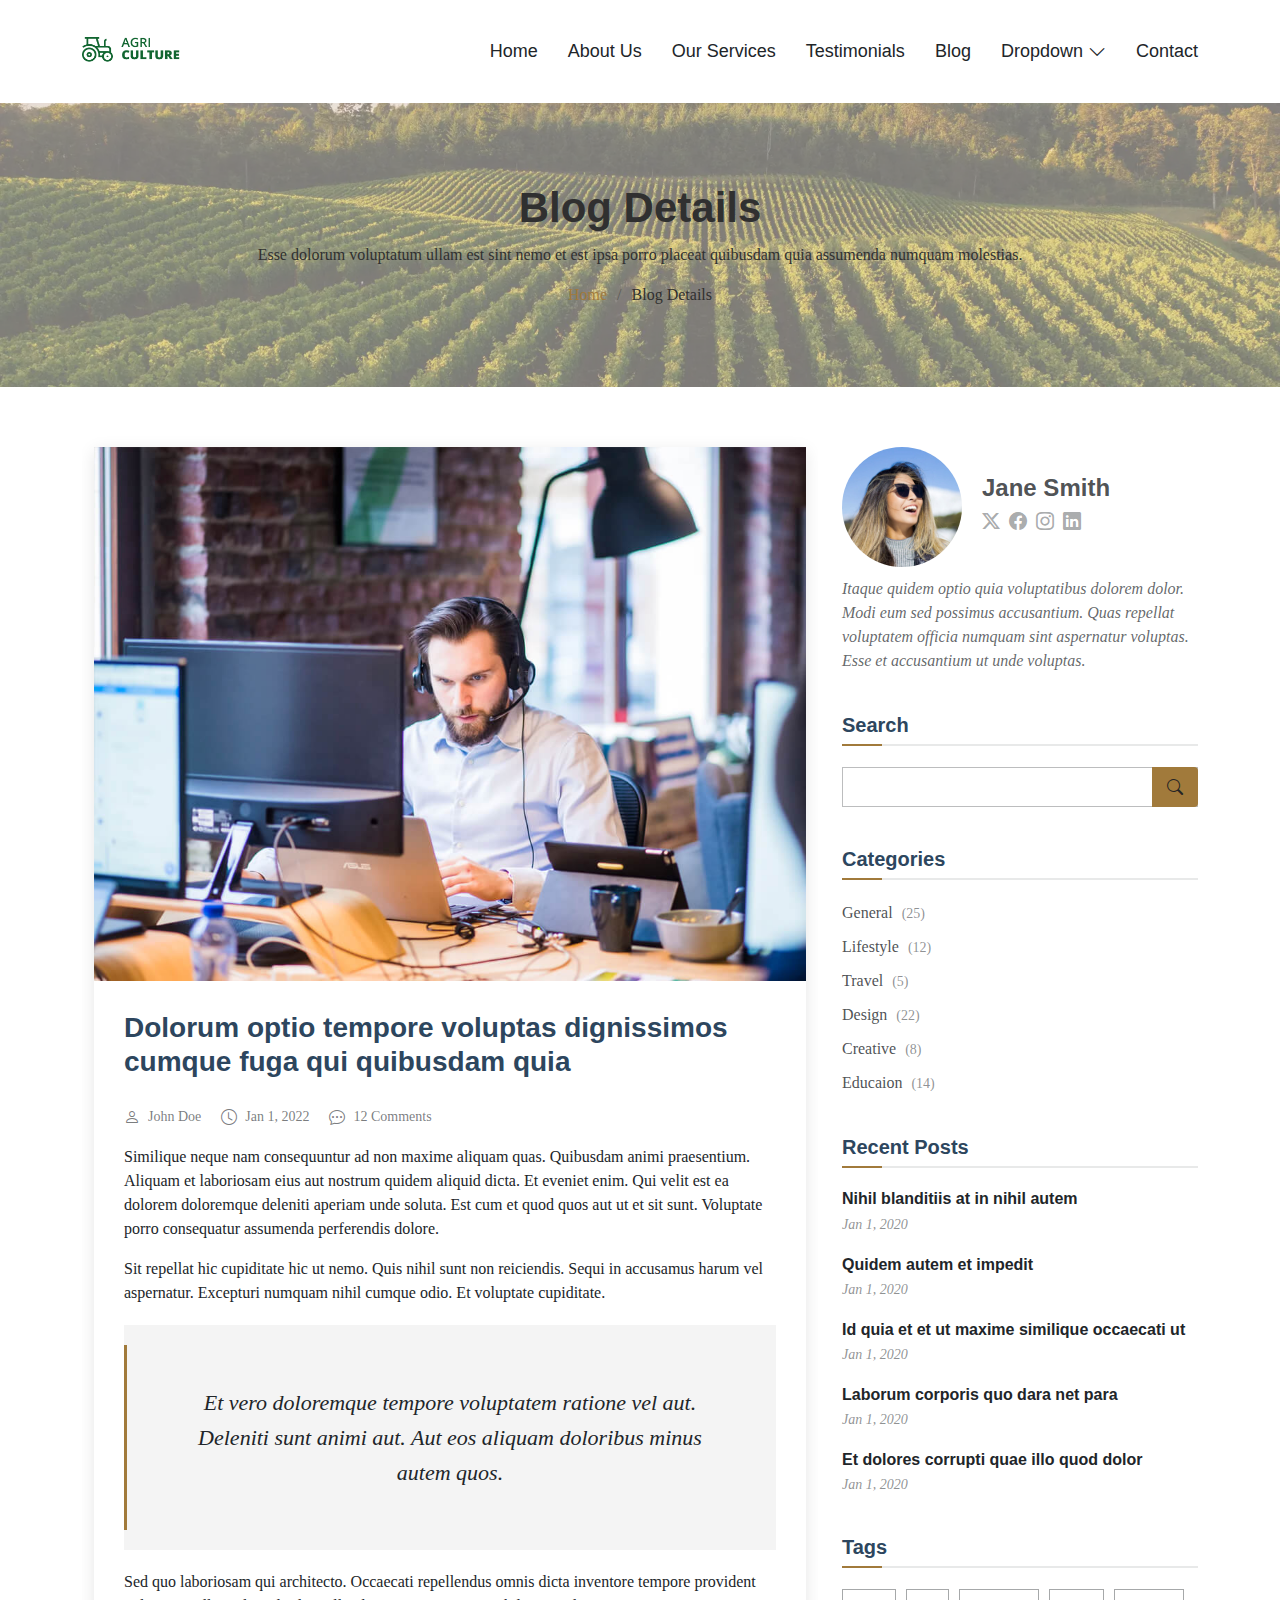
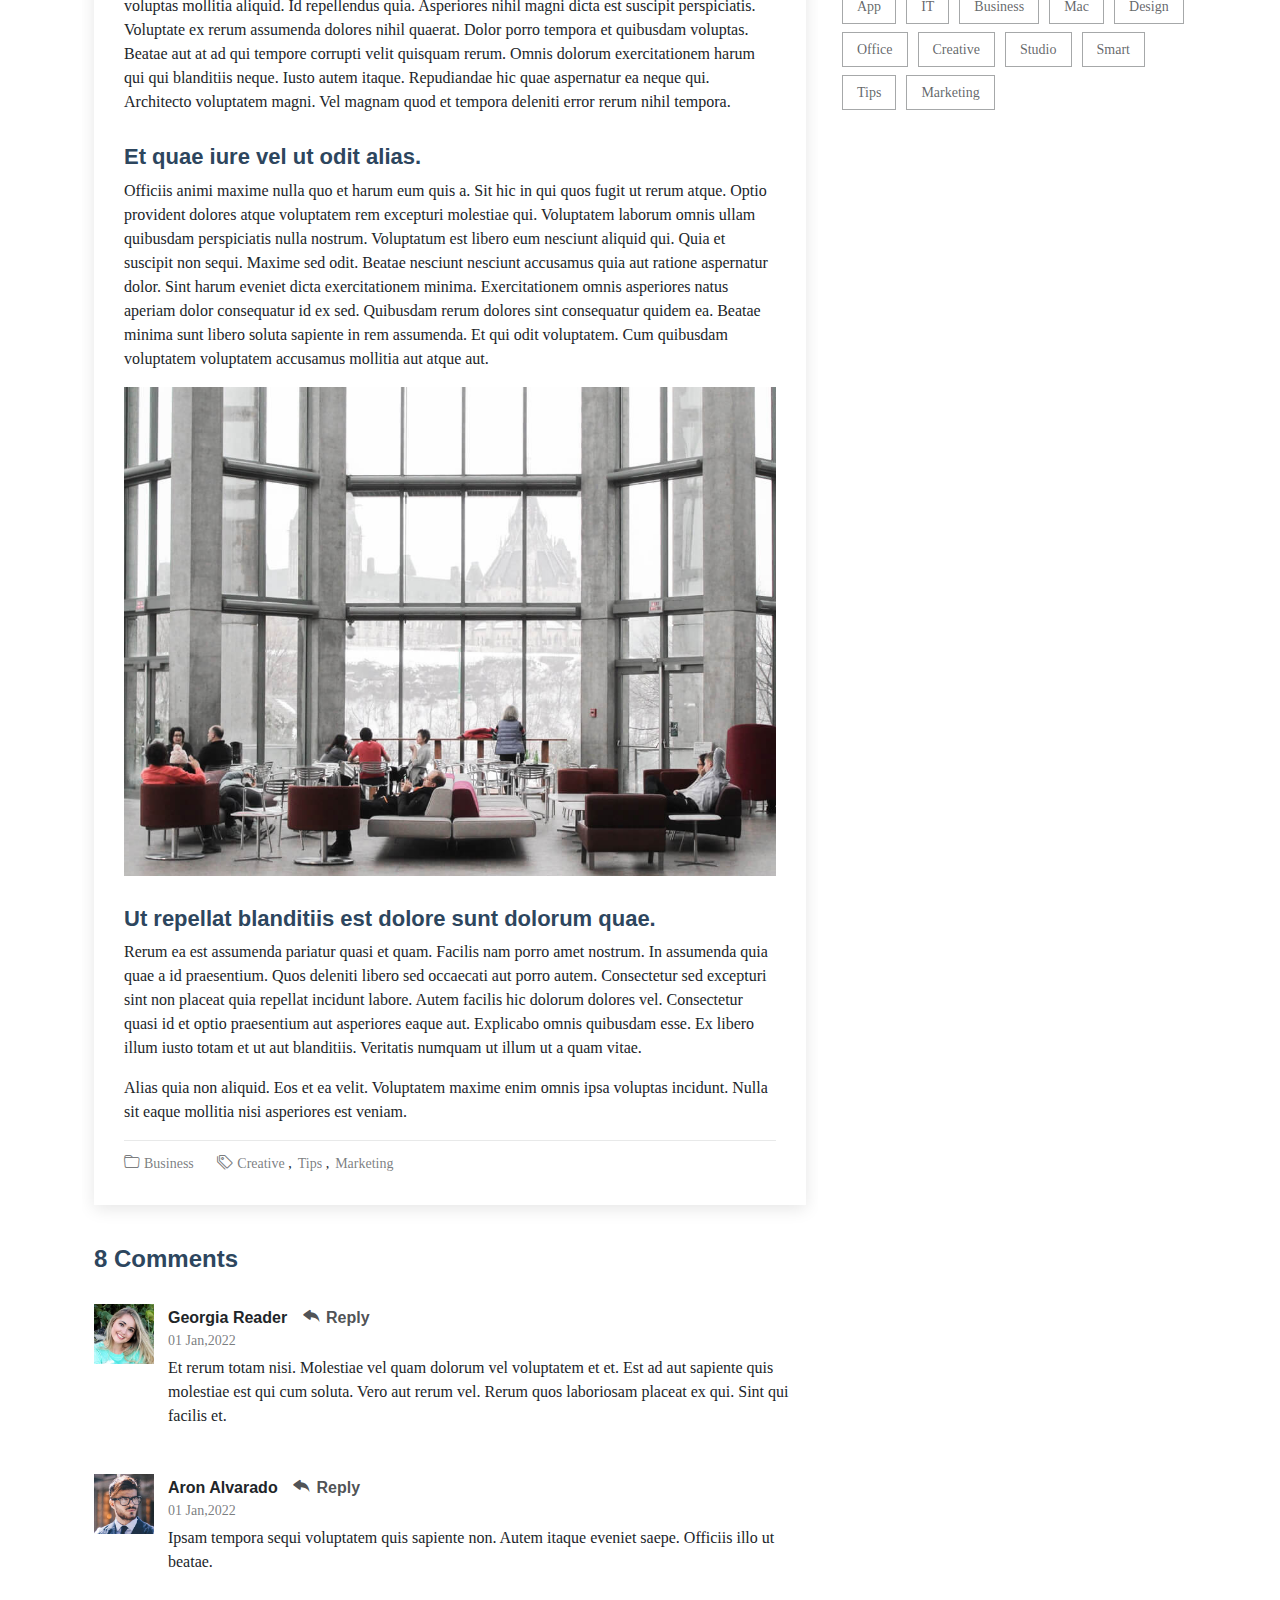
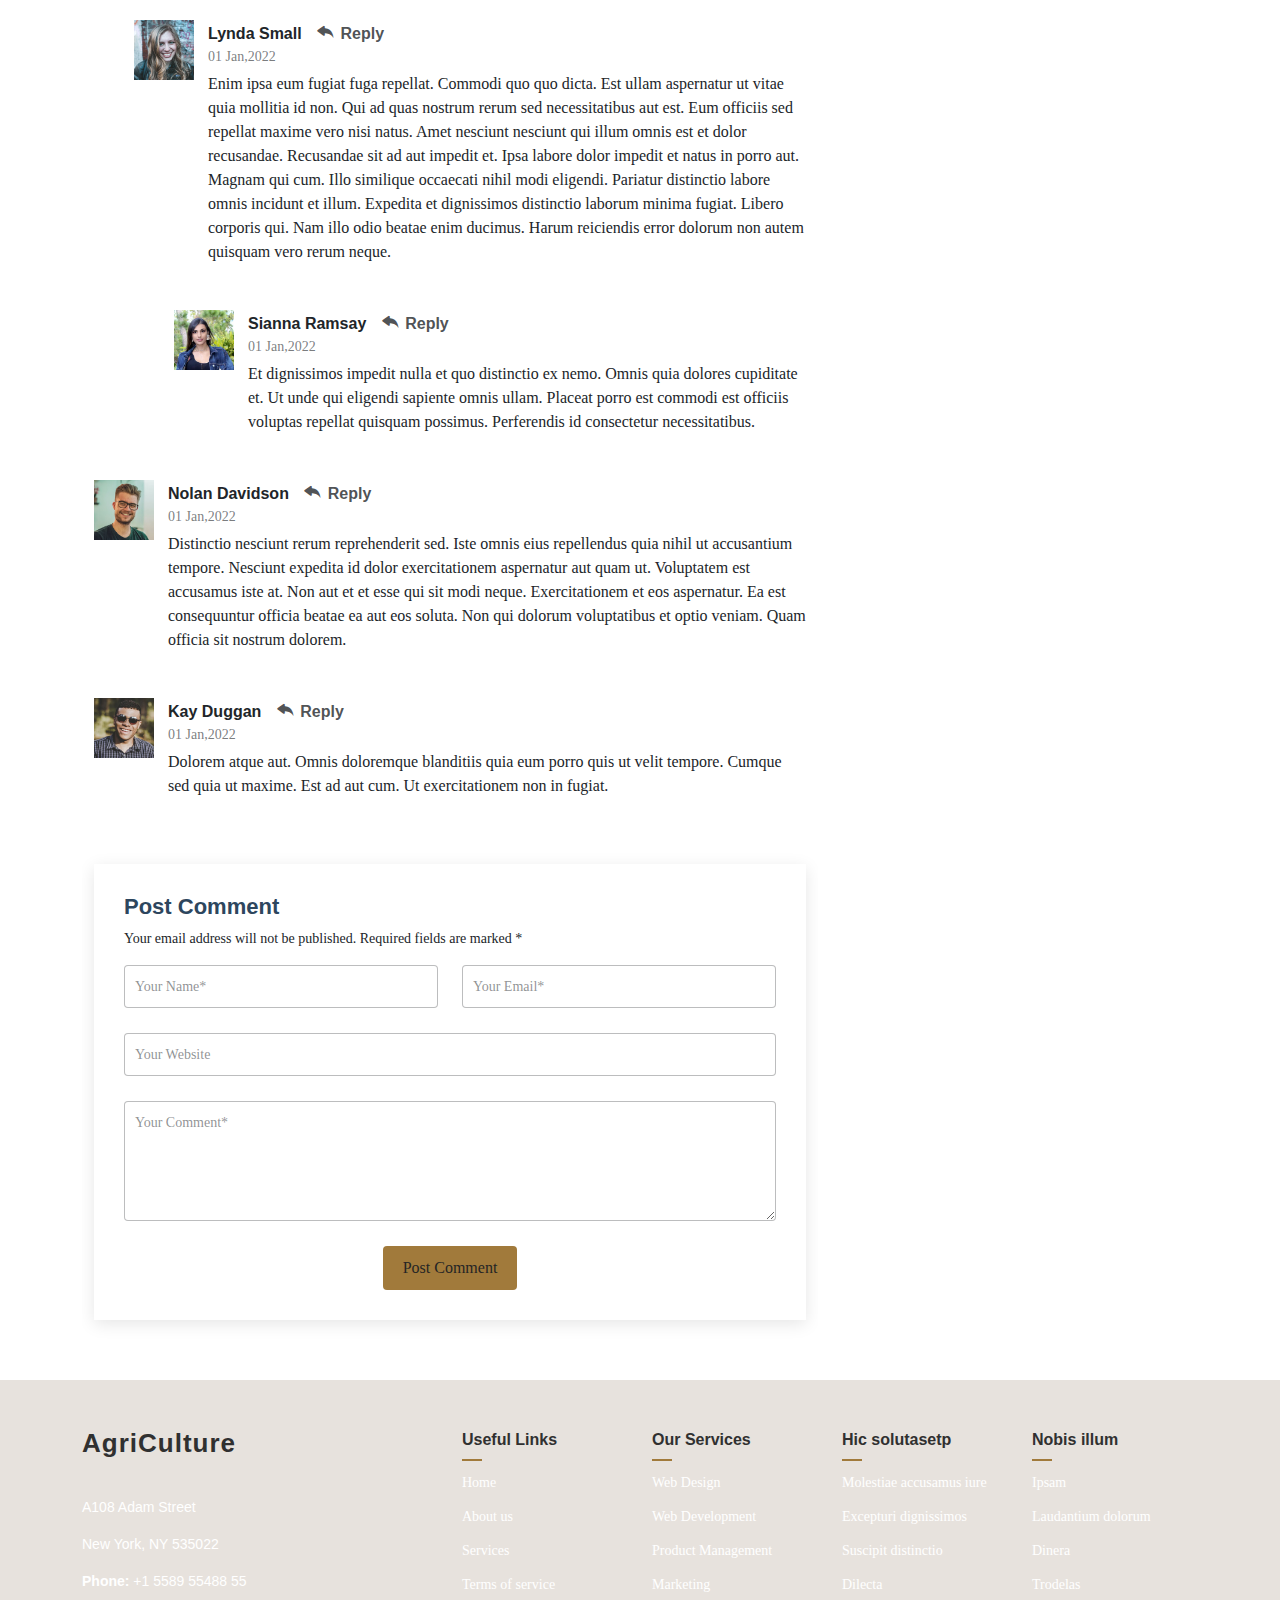
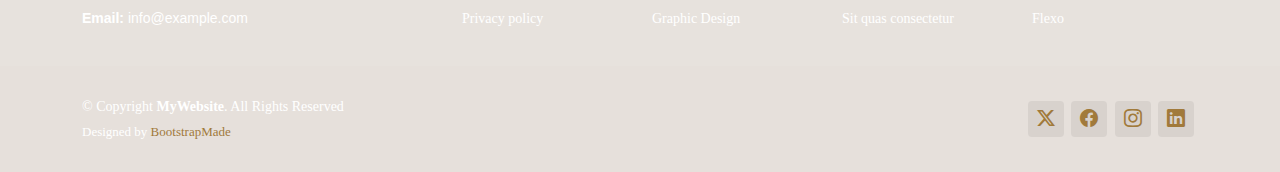
<file: blog-details.html>
<!DOCTYPE html>
<html lang="en">

<head>
  <meta charset="utf-8">
  <meta content="width=device-width, initial-scale=1.0" name="viewport">
  <title>Blog Details - AgriCulture Bootstrap Template</title>
  <meta name="description" content="">
  <meta name="keywords" content="">

  <!-- Favicons -->
  <link href="assets/img/favicon.png" rel="icon">
  <link href="assets/img/apple-touch-icon.png" rel="apple-touch-icon">

  <!-- Fonts -->
  <link href="https://fonts.googleapis.com" rel="preconnect">
  <link href="https://fonts.gstatic.com" rel="preconnect" crossorigin>
  <link href="https://fonts.googleapis.com/css2?family=Open+Sans:ital,wght@0,300;0,400;0,500;0,600;0,700;0,800;1,300;1,400;1,500;1,600;1,700;1,800&family=Marcellus:wght@400&display=swap" rel="stylesheet">

  <!-- Vendor CSS Files -->
  <link href="assets/vendor/bootstrap/css/bootstrap.min.css" rel="stylesheet">
  <link href="assets/vendor/bootstrap-icons/bootstrap-icons.css" rel="stylesheet">
  <link href="assets/vendor/aos/aos.css" rel="stylesheet">
  <link href="assets/vendor/swiper/swiper-bundle.min.css" rel="stylesheet">
  <link href="assets/vendor/glightbox/css/glightbox.min.css" rel="stylesheet">

  <!-- Main CSS File -->
  <link href="assets/css/main.css" rel="stylesheet">

  <!-- =======================================================
  * Template Name: AgriCulture
  * Template URL: https://bootstrapmade.com/agriculture-bootstrap-website-template/
  * Updated: Aug 07 2024 with Bootstrap v5.3.3
  * Author: BootstrapMade.com
  * License: https://bootstrapmade.com/license/
  ======================================================== -->
</head>

<body class="blog-details-page">

  <header id="header" class="header d-flex align-items-center position-relative">
    <div class="container-fluid container-xl position-relative d-flex align-items-center justify-content-between">

      <a href="index.html" class="logo d-flex align-items-center">
        <!-- Uncomment the line below if you also wish to use an image logo -->
        <img src="assets/img/logo.png" alt="AgriCulture">
        <!-- <h1 class="sitename">AgriCulture</h1>  -->
      </a>

      <nav id="navmenu" class="navmenu">
        <ul>
          <li><a href="index.html">Home</a></li>
          <li><a href="about.html">About Us</a></li>
          <li><a href="services.html">Our Services</a></li>
          <li><a href="testimonials.html">Testimonials</a></li>
          <li><a href="blog.html">Blog</a></li>
          <li class="dropdown"><a href="#"><span>Dropdown</span> <i class="bi bi-chevron-down toggle-dropdown"></i></a>
            <ul>
              <li><a href="#">Dropdown 1</a></li>
              <li class="dropdown"><a href="#"><span>Deep Dropdown</span> <i class="bi bi-chevron-down toggle-dropdown"></i></a>
                <ul>
                  <li><a href="#">Deep Dropdown 1</a></li>
                  <li><a href="#">Deep Dropdown 2</a></li>
                  <li><a href="#">Deep Dropdown 3</a></li>
                  <li><a href="#">Deep Dropdown 4</a></li>
                  <li><a href="#">Deep Dropdown 5</a></li>
                </ul>
              </li>
              <li><a href="#">Dropdown 2</a></li>
              <li><a href="#">Dropdown 3</a></li>
              <li><a href="#">Dropdown 4</a></li>
            </ul>
          </li>
          <li><a href="contact.html">Contact</a></li>
        </ul>
        <i class="mobile-nav-toggle d-xl-none bi bi-list"></i>
      </nav>

    </div>
  </header>

  <main class="main">

    <!-- Page Title -->
    <div class="page-title dark-background" data-aos="fade" style="background-image: url(assets/img/page-title-bg.webp);">
      <div class="container position-relative">
        <h1>Blog Details</h1>
        <p>Esse dolorum voluptatum ullam est sint nemo et est ipsa porro placeat quibusdam quia assumenda numquam molestias.</p>
        <nav class="breadcrumbs">
          <ol>
            <li><a href="index.html">Home</a></li>
            <li class="current">Blog Details</li>
          </ol>
        </nav>
      </div>
    </div><!-- End Page Title -->

    <div class="container">
      <div class="row">

        <div class="col-lg-8">

          <!-- Blog Details Section -->
          <section id="blog-details" class="blog-details section">
            <div class="container">

              <article class="article">

                <div class="post-img">
                  <img src="assets/img/blog/blog-1.jpg" alt="" class="img-fluid">
                </div>

                <h2 class="title">Dolorum optio tempore voluptas dignissimos cumque fuga qui quibusdam quia</h2>

                <div class="meta-top">
                  <ul>
                    <li class="d-flex align-items-center"><i class="bi bi-person"></i> <a href="blog-details.html">John Doe</a></li>
                    <li class="d-flex align-items-center"><i class="bi bi-clock"></i> <a href="blog-details.html"><time datetime="2020-01-01">Jan 1, 2022</time></a></li>
                    <li class="d-flex align-items-center"><i class="bi bi-chat-dots"></i> <a href="blog-details.html">12 Comments</a></li>
                  </ul>
                </div><!-- End meta top -->

                <div class="content">
                  <p>
                    Similique neque nam consequuntur ad non maxime aliquam quas. Quibusdam animi praesentium. Aliquam et laboriosam eius aut nostrum quidem aliquid dicta.
                    Et eveniet enim. Qui velit est ea dolorem doloremque deleniti aperiam unde soluta. Est cum et quod quos aut ut et sit sunt. Voluptate porro consequatur assumenda perferendis dolore.
                  </p>

                  <p>
                    Sit repellat hic cupiditate hic ut nemo. Quis nihil sunt non reiciendis. Sequi in accusamus harum vel aspernatur. Excepturi numquam nihil cumque odio. Et voluptate cupiditate.
                  </p>

                  <blockquote>
                    <p>
                      Et vero doloremque tempore voluptatem ratione vel aut. Deleniti sunt animi aut. Aut eos aliquam doloribus minus autem quos.
                    </p>
                  </blockquote>

                  <p>
                    Sed quo laboriosam qui architecto. Occaecati repellendus omnis dicta inventore tempore provident voluptas mollitia aliquid. Id repellendus quia. Asperiores nihil magni dicta est suscipit perspiciatis. Voluptate ex rerum assumenda dolores nihil quaerat.
                    Dolor porro tempora et quibusdam voluptas. Beatae aut at ad qui tempore corrupti velit quisquam rerum. Omnis dolorum exercitationem harum qui qui blanditiis neque.
                    Iusto autem itaque. Repudiandae hic quae aspernatur ea neque qui. Architecto voluptatem magni. Vel magnam quod et tempora deleniti error rerum nihil tempora.
                  </p>

                  <h3>Et quae iure vel ut odit alias.</h3>
                  <p>
                    Officiis animi maxime nulla quo et harum eum quis a. Sit hic in qui quos fugit ut rerum atque. Optio provident dolores atque voluptatem rem excepturi molestiae qui. Voluptatem laborum omnis ullam quibusdam perspiciatis nulla nostrum. Voluptatum est libero eum nesciunt aliquid qui.
                    Quia et suscipit non sequi. Maxime sed odit. Beatae nesciunt nesciunt accusamus quia aut ratione aspernatur dolor. Sint harum eveniet dicta exercitationem minima. Exercitationem omnis asperiores natus aperiam dolor consequatur id ex sed. Quibusdam rerum dolores sint consequatur quidem ea.
                    Beatae minima sunt libero soluta sapiente in rem assumenda. Et qui odit voluptatem. Cum quibusdam voluptatem voluptatem accusamus mollitia aut atque aut.
                  </p>
                  <img src="assets/img/blog/blog-inside-post.jpg" class="img-fluid" alt="">

                  <h3>Ut repellat blanditiis est dolore sunt dolorum quae.</h3>
                  <p>
                    Rerum ea est assumenda pariatur quasi et quam. Facilis nam porro amet nostrum. In assumenda quia quae a id praesentium. Quos deleniti libero sed occaecati aut porro autem. Consectetur sed excepturi sint non placeat quia repellat incidunt labore. Autem facilis hic dolorum dolores vel.
                    Consectetur quasi id et optio praesentium aut asperiores eaque aut. Explicabo omnis quibusdam esse. Ex libero illum iusto totam et ut aut blanditiis. Veritatis numquam ut illum ut a quam vitae.
                  </p>
                  <p>
                    Alias quia non aliquid. Eos et ea velit. Voluptatem maxime enim omnis ipsa voluptas incidunt. Nulla sit eaque mollitia nisi asperiores est veniam.
                  </p>

                </div><!-- End post content -->

                <div class="meta-bottom">
                  <i class="bi bi-folder"></i>
                  <ul class="cats">
                    <li><a href="#">Business</a></li>
                  </ul>

                  <i class="bi bi-tags"></i>
                  <ul class="tags">
                    <li><a href="#">Creative</a></li>
                    <li><a href="#">Tips</a></li>
                    <li><a href="#">Marketing</a></li>
                  </ul>
                </div><!-- End meta bottom -->

              </article>

            </div>
          </section><!-- /Blog Details Section -->

          <!-- Blog Comments Section -->
          <section id="blog-comments" class="blog-comments section">

            <div class="container">

              <h4 class="comments-count">8 Comments</h4>

              <div id="comment-1" class="comment">
                <div class="d-flex">
                  <div class="comment-img"><img src="assets/img/blog/comments-1.jpg" alt=""></div>
                  <div>
                    <h5><a href="">Georgia Reader</a> <a href="#" class="reply"><i class="bi bi-reply-fill"></i> Reply</a></h5>
                    <time datetime="2020-01-01">01 Jan,2022</time>
                    <p>
                      Et rerum totam nisi. Molestiae vel quam dolorum vel voluptatem et et. Est ad aut sapiente quis molestiae est qui cum soluta.
                      Vero aut rerum vel. Rerum quos laboriosam placeat ex qui. Sint qui facilis et.
                    </p>
                  </div>
                </div>
              </div><!-- End comment #1 -->

              <div id="comment-2" class="comment">
                <div class="d-flex">
                  <div class="comment-img"><img src="assets/img/blog/comments-2.jpg" alt=""></div>
                  <div>
                    <h5><a href="">Aron Alvarado</a> <a href="#" class="reply"><i class="bi bi-reply-fill"></i> Reply</a></h5>
                    <time datetime="2020-01-01">01 Jan,2022</time>
                    <p>
                      Ipsam tempora sequi voluptatem quis sapiente non. Autem itaque eveniet saepe. Officiis illo ut beatae.
                    </p>
                  </div>
                </div>

                <div id="comment-reply-1" class="comment comment-reply">
                  <div class="d-flex">
                    <div class="comment-img"><img src="assets/img/blog/comments-3.jpg" alt=""></div>
                    <div>
                      <h5><a href="">Lynda Small</a> <a href="#" class="reply"><i class="bi bi-reply-fill"></i> Reply</a></h5>
                      <time datetime="2020-01-01">01 Jan,2022</time>
                      <p>
                        Enim ipsa eum fugiat fuga repellat. Commodi quo quo dicta. Est ullam aspernatur ut vitae quia mollitia id non. Qui ad quas nostrum rerum sed necessitatibus aut est. Eum officiis sed repellat maxime vero nisi natus. Amet nesciunt nesciunt qui illum omnis est et dolor recusandae.

                        Recusandae sit ad aut impedit et. Ipsa labore dolor impedit et natus in porro aut. Magnam qui cum. Illo similique occaecati nihil modi eligendi. Pariatur distinctio labore omnis incidunt et illum. Expedita et dignissimos distinctio laborum minima fugiat.

                        Libero corporis qui. Nam illo odio beatae enim ducimus. Harum reiciendis error dolorum non autem quisquam vero rerum neque.
                      </p>
                    </div>
                  </div>

                  <div id="comment-reply-2" class="comment comment-reply">
                    <div class="d-flex">
                      <div class="comment-img"><img src="assets/img/blog/comments-4.jpg" alt=""></div>
                      <div>
                        <h5><a href="">Sianna Ramsay</a> <a href="#" class="reply"><i class="bi bi-reply-fill"></i> Reply</a></h5>
                        <time datetime="2020-01-01">01 Jan,2022</time>
                        <p>
                          Et dignissimos impedit nulla et quo distinctio ex nemo. Omnis quia dolores cupiditate et. Ut unde qui eligendi sapiente omnis ullam. Placeat porro est commodi est officiis voluptas repellat quisquam possimus. Perferendis id consectetur necessitatibus.
                        </p>
                      </div>
                    </div>

                  </div><!-- End comment reply #2-->

                </div><!-- End comment reply #1-->

              </div><!-- End comment #2-->

              <div id="comment-3" class="comment">
                <div class="d-flex">
                  <div class="comment-img"><img src="assets/img/blog/comments-5.jpg" alt=""></div>
                  <div>
                    <h5><a href="">Nolan Davidson</a> <a href="#" class="reply"><i class="bi bi-reply-fill"></i> Reply</a></h5>
                    <time datetime="2020-01-01">01 Jan,2022</time>
                    <p>
                      Distinctio nesciunt rerum reprehenderit sed. Iste omnis eius repellendus quia nihil ut accusantium tempore. Nesciunt expedita id dolor exercitationem aspernatur aut quam ut. Voluptatem est accusamus iste at.
                      Non aut et et esse qui sit modi neque. Exercitationem et eos aspernatur. Ea est consequuntur officia beatae ea aut eos soluta. Non qui dolorum voluptatibus et optio veniam. Quam officia sit nostrum dolorem.
                    </p>
                  </div>
                </div>

              </div><!-- End comment #3 -->

              <div id="comment-4" class="comment">
                <div class="d-flex">
                  <div class="comment-img"><img src="assets/img/blog/comments-6.jpg" alt=""></div>
                  <div>
                    <h5><a href="">Kay Duggan</a> <a href="#" class="reply"><i class="bi bi-reply-fill"></i> Reply</a></h5>
                    <time datetime="2020-01-01">01 Jan,2022</time>
                    <p>
                      Dolorem atque aut. Omnis doloremque blanditiis quia eum porro quis ut velit tempore. Cumque sed quia ut maxime. Est ad aut cum. Ut exercitationem non in fugiat.
                    </p>
                  </div>
                </div>

              </div><!-- End comment #4 -->

            </div>

          </section><!-- /Blog Comments Section -->

          <!-- Comment Form Section -->
          <section id="comment-form" class="comment-form section">
            <div class="container">

              <form action="">

                <h4>Post Comment</h4>
                <p>Your email address will not be published. Required fields are marked * </p>
                <div class="row">
                  <div class="col-md-6 form-group">
                    <input name="name" type="text" class="form-control" placeholder="Your Name*">
                  </div>
                  <div class="col-md-6 form-group">
                    <input name="email" type="text" class="form-control" placeholder="Your Email*">
                  </div>
                </div>
                <div class="row">
                  <div class="col form-group">
                    <input name="website" type="text" class="form-control" placeholder="Your Website">
                  </div>
                </div>
                <div class="row">
                  <div class="col form-group">
                    <textarea name="comment" class="form-control" placeholder="Your Comment*"></textarea>
                  </div>
                </div>

                <div class="text-center">
                  <button type="submit" class="btn btn-primary">Post Comment</button>
                </div>

              </form>

            </div>
          </section><!-- /Comment Form Section -->

        </div>

        <div class="col-lg-4 sidebar">

          <div class="widgets-container">

            <!-- Blog Author Widget -->
            <div class="blog-author-widget widget-item">

              <div class="d-flex flex-column align-items-center">
                <div class="d-flex align-items-center w-100">
                  <img src="assets/img/blog/blog-author.jpg" class="rounded-circle flex-shrink-0" alt="">
                  <div>
                    <h4>Jane Smith</h4>
                    <div class="social-links">
                      <a href="https://x.com/#"><i class="bi bi-twitter-x"></i></a>
                      <a href="https://facebook.com/#"><i class="bi bi-facebook"></i></a>
                      <a href="https://instagram.com/#"><i class="biu bi-instagram"></i></a>
                      <a href="https://instagram.com/#"><i class="biu bi-linkedin"></i></a>
                    </div>
                  </div>
                </div>

                <p>
                  Itaque quidem optio quia voluptatibus dolorem dolor. Modi eum sed possimus accusantium. Quas repellat voluptatem officia numquam sint aspernatur voluptas. Esse et accusantium ut unde voluptas.
                </p>

              </div>

            </div><!--/Blog Author Widget -->

            <!-- Search Widget -->
            <div class="search-widget widget-item">

              <h3 class="widget-title">Search</h3>
              <form action="">
                <input type="text">
                <button type="submit" title="Search"><i class="bi bi-search"></i></button>
              </form>

            </div><!--/Search Widget -->

            <!-- Categories Widget -->
            <div class="categories-widget widget-item">

              <h3 class="widget-title">Categories</h3>
              <ul class="mt-3">
                <li><a href="#">General <span>(25)</span></a></li>
                <li><a href="#">Lifestyle <span>(12)</span></a></li>
                <li><a href="#">Travel <span>(5)</span></a></li>
                <li><a href="#">Design <span>(22)</span></a></li>
                <li><a href="#">Creative <span>(8)</span></a></li>
                <li><a href="#">Educaion <span>(14)</span></a></li>
              </ul>

            </div><!--/Categories Widget -->

            <!-- Recent Posts Widget 2 -->
            <div class="recent-posts-widget-2 widget-item">

              <h3 class="widget-title">Recent Posts</h3>

              <div class="post-item">
                <h4><a href="blog-details.html">Nihil blanditiis at in nihil autem</a></h4>
                <time datetime="2020-01-01">Jan 1, 2020</time>
              </div><!-- End recent post item-->

              <div class="post-item">
                <h4><a href="blog-details.html">Quidem autem et impedit</a></h4>
                <time datetime="2020-01-01">Jan 1, 2020</time>
              </div><!-- End recent post item-->

              <div class="post-item">
                <h4><a href="blog-details.html">Id quia et et ut maxime similique occaecati ut</a></h4>
                <time datetime="2020-01-01">Jan 1, 2020</time>
              </div><!-- End recent post item-->

              <div class="post-item">
                <h4><a href="blog-details.html">Laborum corporis quo dara net para</a></h4>
                <time datetime="2020-01-01">Jan 1, 2020</time>
              </div><!-- End recent post item-->

              <div class="post-item">
                <h4><a href="blog-details.html">Et dolores corrupti quae illo quod dolor</a></h4>
                <time datetime="2020-01-01">Jan 1, 2020</time>
              </div><!-- End recent post item-->

            </div><!--/Recent Posts Widget 2 -->

            <!-- Tags Widget -->
            <div class="tags-widget widget-item">

              <h3 class="widget-title">Tags</h3>
              <ul>
                <li><a href="#">App</a></li>
                <li><a href="#">IT</a></li>
                <li><a href="#">Business</a></li>
                <li><a href="#">Mac</a></li>
                <li><a href="#">Design</a></li>
                <li><a href="#">Office</a></li>
                <li><a href="#">Creative</a></li>
                <li><a href="#">Studio</a></li>
                <li><a href="#">Smart</a></li>
                <li><a href="#">Tips</a></li>
                <li><a href="#">Marketing</a></li>
              </ul>

            </div><!--/Tags Widget -->

          </div>

        </div>

      </div>
    </div>

  </main>

  <footer id="footer" class="footer dark-background">

    <div class="footer-top">
      <div class="container">
        <div class="row gy-4">
          <div class="col-lg-4 col-md-6 footer-about">
            <a href="index.html" class="logo d-flex align-items-center">
              <span class="sitename">AgriCulture</span>
            </a>
            <div class="footer-contact pt-3">
              <p>A108 Adam Street</p>
              <p>New York, NY 535022</p>
              <p class="mt-3"><strong>Phone:</strong> <span>+1 5589 55488 55</span></p>
              <p><strong>Email:</strong> <span>info@example.com</span></p>
            </div>
          </div>

          <div class="col-lg-2 col-md-3 footer-links">
            <h4>Useful Links</h4>
            <ul>
              <li><a href="#">Home</a></li>
              <li><a href="#">About us</a></li>
              <li><a href="#">Services</a></li>
              <li><a href="#">Terms of service</a></li>
              <li><a href="#">Privacy policy</a></li>
            </ul>
          </div>

          <div class="col-lg-2 col-md-3 footer-links">
            <h4>Our Services</h4>
            <ul>
              <li><a href="#">Web Design</a></li>
              <li><a href="#">Web Development</a></li>
              <li><a href="#">Product Management</a></li>
              <li><a href="#">Marketing</a></li>
              <li><a href="#">Graphic Design</a></li>
            </ul>
          </div>

          <div class="col-lg-2 col-md-3 footer-links">
            <h4>Hic solutasetp</h4>
            <ul>
              <li><a href="#">Molestiae accusamus iure</a></li>
              <li><a href="#">Excepturi dignissimos</a></li>
              <li><a href="#">Suscipit distinctio</a></li>
              <li><a href="#">Dilecta</a></li>
              <li><a href="#">Sit quas consectetur</a></li>
            </ul>
          </div>

          <div class="col-lg-2 col-md-3 footer-links">
            <h4>Nobis illum</h4>
            <ul>
              <li><a href="#">Ipsam</a></li>
              <li><a href="#">Laudantium dolorum</a></li>
              <li><a href="#">Dinera</a></li>
              <li><a href="#">Trodelas</a></li>
              <li><a href="#">Flexo</a></li>
            </ul>
          </div>

        </div>
      </div>
    </div>

    <div class="copyright text-center">
      <div class="container d-flex flex-column flex-lg-row justify-content-center justify-content-lg-between align-items-center">

        <div class="d-flex flex-column align-items-center align-items-lg-start">
          <div>
            © Copyright <strong><span>MyWebsite</span></strong>. All Rights Reserved
          </div>
          <div class="credits">
            <!-- All the links in the footer should remain intact. -->
            <!-- You can delete the links only if you purchased the pro version. -->
            <!-- Licensing information: https://bootstrapmade.com/license/ -->
            <!-- Purchase the pro version with working PHP/AJAX contact form: https://bootstrapmade.com/herobiz-bootstrap-business-template/ -->
            Designed by <a href="https://bootstrapmade.com/">BootstrapMade</a>
          </div>
        </div>

        <div class="social-links order-first order-lg-last mb-3 mb-lg-0">
          <a href=""><i class="bi bi-twitter-x"></i></a>
          <a href=""><i class="bi bi-facebook"></i></a>
          <a href=""><i class="bi bi-instagram"></i></a>
          <a href=""><i class="bi bi-linkedin"></i></a>
        </div>

      </div>
    </div>

  </footer>

  <!-- Scroll Top -->
  <a href="#" id="scroll-top" class="scroll-top d-flex align-items-center justify-content-center"><i class="bi bi-arrow-up-short"></i></a>

  <!-- Preloader -->
  <div id="preloader"></div>

  <!-- Vendor JS Files -->
  <script src="assets/vendor/bootstrap/js/bootstrap.bundle.min.js"></script>
  <script src="assets/vendor/php-email-form/validate.js"></script>
  <script src="assets/vendor/aos/aos.js"></script>
  <script src="assets/vendor/swiper/swiper-bundle.min.js"></script>
  <script src="assets/vendor/glightbox/js/glightbox.min.js"></script>

  <!-- Main JS File -->
  <script src="assets/js/main.js"></script>

</body>

</html>
</file>
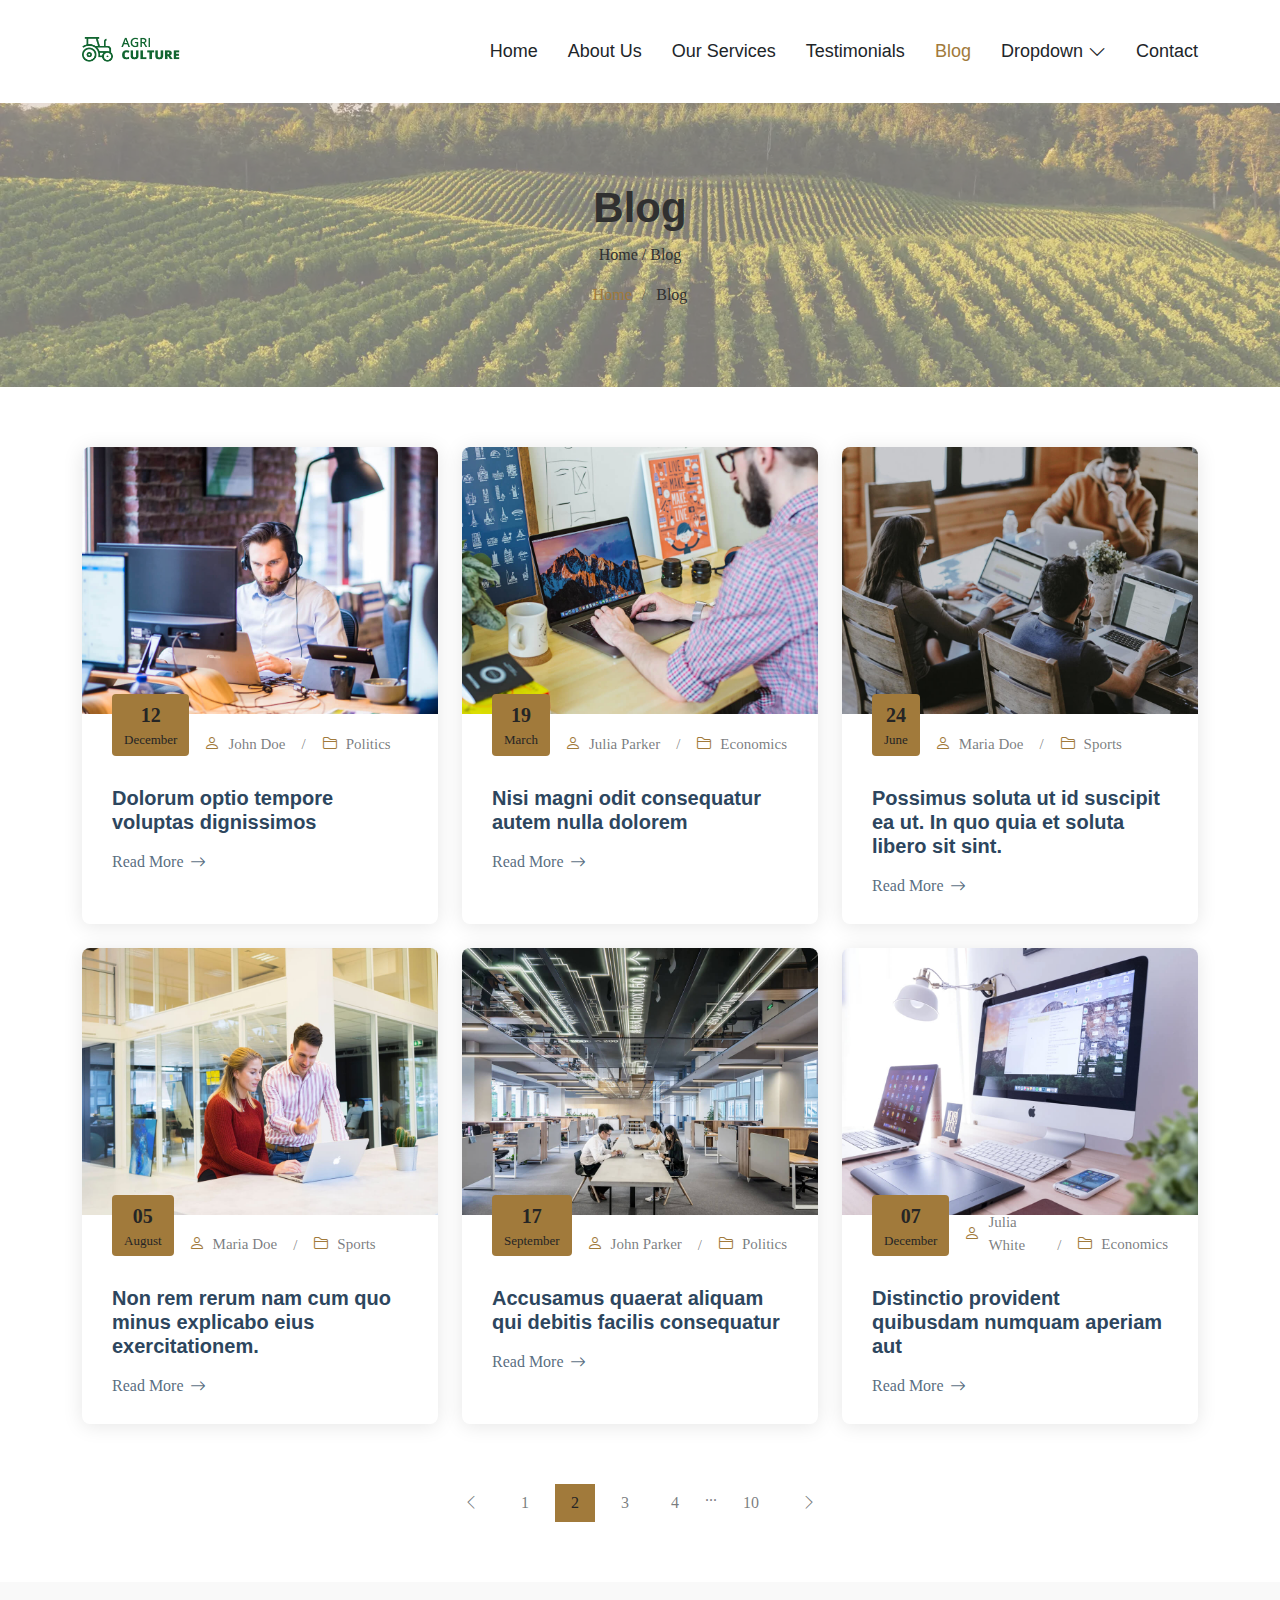
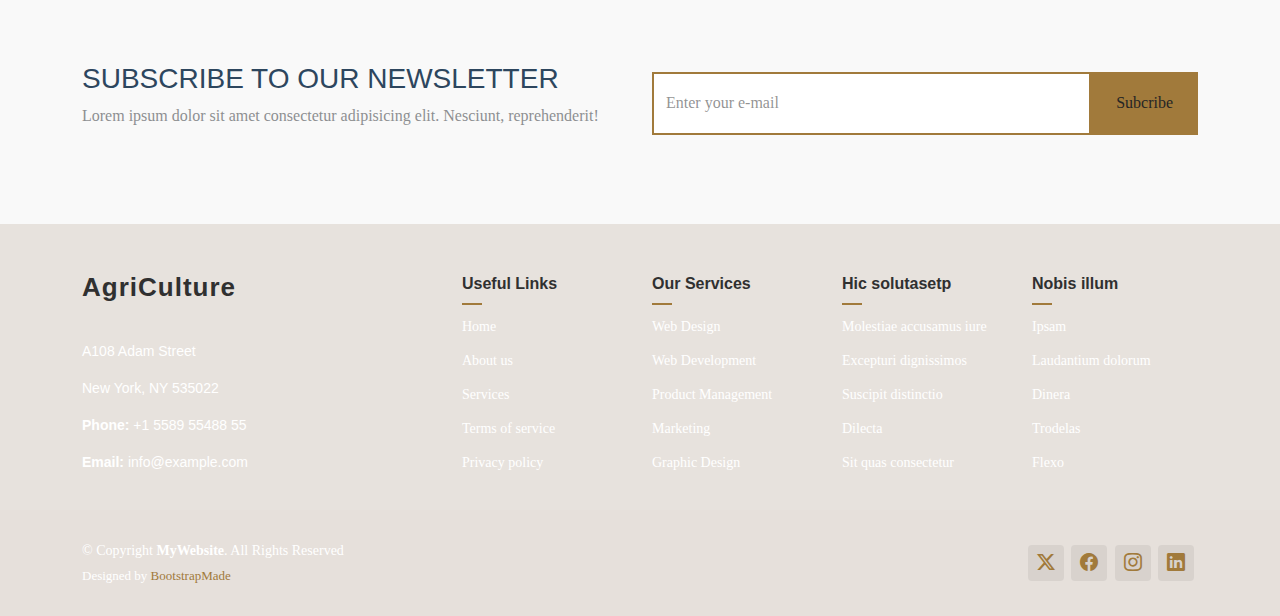
<file: blog.html>
<!DOCTYPE html>
<html lang="en">

<head>
  <meta charset="utf-8">
  <meta content="width=device-width, initial-scale=1.0" name="viewport">
  <title>Blog - AgriCulture Bootstrap Template</title>
  <meta name="description" content="">
  <meta name="keywords" content="">

  <!-- Favicons -->
  <link href="assets/img/favicon.png" rel="icon">
  <link href="assets/img/apple-touch-icon.png" rel="apple-touch-icon">

  <!-- Fonts -->
  <link href="https://fonts.googleapis.com" rel="preconnect">
  <link href="https://fonts.gstatic.com" rel="preconnect" crossorigin>
  <link href="https://fonts.googleapis.com/css2?family=Open+Sans:ital,wght@0,300;0,400;0,500;0,600;0,700;0,800;1,300;1,400;1,500;1,600;1,700;1,800&family=Marcellus:wght@400&display=swap" rel="stylesheet">

  <!-- Vendor CSS Files -->
  <link href="assets/vendor/bootstrap/css/bootstrap.min.css" rel="stylesheet">
  <link href="assets/vendor/bootstrap-icons/bootstrap-icons.css" rel="stylesheet">
  <link href="assets/vendor/aos/aos.css" rel="stylesheet">
  <link href="assets/vendor/swiper/swiper-bundle.min.css" rel="stylesheet">
  <link href="assets/vendor/glightbox/css/glightbox.min.css" rel="stylesheet">

  <!-- Main CSS File -->
  <link href="assets/css/main.css" rel="stylesheet">

  <!-- =======================================================
  * Template Name: AgriCulture
  * Template URL: https://bootstrapmade.com/agriculture-bootstrap-website-template/
  * Updated: Aug 07 2024 with Bootstrap v5.3.3
  * Author: BootstrapMade.com
  * License: https://bootstrapmade.com/license/
  ======================================================== -->
</head>

<body class="blog-page">

  <header id="header" class="header d-flex align-items-center position-relative">
    <div class="container-fluid container-xl position-relative d-flex align-items-center justify-content-between">

      <a href="index.html" class="logo d-flex align-items-center">
        <!-- Uncomment the line below if you also wish to use an image logo -->
        <img src="assets/img/logo.png" alt="AgriCulture">
        <!-- <h1 class="sitename">AgriCulture</h1>  -->
      </a>

      <nav id="navmenu" class="navmenu">
        <ul>
          <li><a href="index.html">Home</a></li>
          <li><a href="about.html">About Us</a></li>
          <li><a href="services.html">Our Services</a></li>
          <li><a href="testimonials.html">Testimonials</a></li>
          <li><a href="blog.html" class="active">Blog</a></li>
          <li class="dropdown"><a href="#"><span>Dropdown</span> <i class="bi bi-chevron-down toggle-dropdown"></i></a>
            <ul>
              <li><a href="#">Dropdown 1</a></li>
              <li class="dropdown"><a href="#"><span>Deep Dropdown</span> <i class="bi bi-chevron-down toggle-dropdown"></i></a>
                <ul>
                  <li><a href="#">Deep Dropdown 1</a></li>
                  <li><a href="#">Deep Dropdown 2</a></li>
                  <li><a href="#">Deep Dropdown 3</a></li>
                  <li><a href="#">Deep Dropdown 4</a></li>
                  <li><a href="#">Deep Dropdown 5</a></li>
                </ul>
              </li>
              <li><a href="#">Dropdown 2</a></li>
              <li><a href="#">Dropdown 3</a></li>
              <li><a href="#">Dropdown 4</a></li>
            </ul>
          </li>
          <li><a href="contact.html">Contact</a></li>
        </ul>
        <i class="mobile-nav-toggle d-xl-none bi bi-list"></i>
      </nav>

    </div>
  </header>

  <main class="main">

    <!-- Page Title -->
    <div class="page-title dark-background" data-aos="fade" style="background-image: url(assets/img/page-title-bg.webp);">
      <div class="container position-relative">
        <h1>Blog</h1>
        <p>
          Home
          /
          Blog</p>
        <nav class="breadcrumbs">
          <ol>
            <li><a href="index.html">Home</a></li>
            <li class="current">Blog</li>
          </ol>
        </nav>
      </div>
    </div><!-- End Page Title -->

    <!-- Blog Posts 2 Section -->
    <section id="blog-posts-2" class="blog-posts-2 section">

      <div class="container">
        <div class="row gy-4">

          <div class="col-lg-4">
            <article class="position-relative h-100">

              <div class="post-img position-relative overflow-hidden">
                <img src="assets/img/blog/blog-1.jpg" class="img-fluid" alt="">
              </div>

              <div class="meta d-flex align-items-end">
                <span class="post-date"><span>12</span>December</span>
                <div class="d-flex align-items-center">
                  <i class="bi bi-person"></i> <span class="ps-2">John Doe</span>
                </div>
                <span class="px-3 text-black-50">/</span>
                <div class="d-flex align-items-center">
                  <i class="bi bi-folder2"></i> <span class="ps-2">Politics</span>
                </div>
              </div>

              <div class="post-content d-flex flex-column">

                <h3 class="post-title">Dolorum optio tempore voluptas dignissimos</h3>
                <a href="blog-details.html" class="readmore stretched-link"><span>Read More</span><i class="bi bi-arrow-right"></i></a>

              </div>

            </article>
          </div><!-- End post list item -->

          <div class="col-lg-4">
            <article class="position-relative h-100">

              <div class="post-img position-relative overflow-hidden">
                <img src="assets/img/blog/blog-2.jpg" class="img-fluid" alt="">
              </div>

              <div class="meta d-flex align-items-end">
                <span class="post-date"><span>19</span>March</span>
                <div class="d-flex align-items-center">
                  <i class="bi bi-person"></i> <span class="ps-2">Julia Parker</span>
                </div>
                <span class="px-3 text-black-50">/</span>
                <div class="d-flex align-items-center">
                  <i class="bi bi-folder2"></i> <span class="ps-2">Economics</span>
                </div>
              </div>

              <div class="post-content d-flex flex-column">
                <h3 class="post-title">Nisi magni odit consequatur autem nulla dolorem</h3>
                <a href="blog-details.html" class="readmore stretched-link"><span>Read More</span><i class="bi bi-arrow-right"></i></a>
              </div>

            </article>
          </div><!-- End post list item -->

          <div class="col-lg-4">
            <article class="position-relative h-100">

              <div class="post-img position-relative overflow-hidden">
                <img src="assets/img/blog/blog-3.jpg" class="img-fluid" alt="">
              </div>
              <div class="meta d-flex align-items-end">
                <span class="post-date"><span>24</span>June</span>
                <div class="d-flex align-items-center">
                  <i class="bi bi-person"></i> <span class="ps-2">Maria Doe</span>
                </div>
                <span class="px-3 text-black-50">/</span>
                <div class="d-flex align-items-center">
                  <i class="bi bi-folder2"></i> <span class="ps-2">Sports</span>
                </div>
              </div>

              <div class="post-content d-flex flex-column">
                <h3 class="post-title">Possimus soluta ut id suscipit ea ut. In quo quia et soluta libero sit sint.</h3>
                <a href="blog-details.html" class="readmore stretched-link"><span>Read More</span><i class="bi bi-arrow-right"></i></a>
              </div>

            </article>
          </div><!-- End post list item -->

          <div class="col-lg-4">
            <article class="position-relative h-100">

              <div class="post-img position-relative overflow-hidden">
                <img src="assets/img/blog/blog-4.jpg" class="img-fluid" alt="">
              </div>
              <div class="meta d-flex align-items-end">
                <span class="post-date"><span>05</span>August</span>
                <div class="d-flex align-items-center">
                  <i class="bi bi-person"></i> <span class="ps-2">Maria Doe</span>
                </div>
                <span class="px-3 text-black-50">/</span>
                <div class="d-flex align-items-center">
                  <i class="bi bi-folder2"></i> <span class="ps-2">Sports</span>
                </div>
              </div>

              <div class="post-content d-flex flex-column">
                <h3 class="post-title">Non rem rerum nam cum quo minus explicabo eius exercitationem.</h3>
                <a href="blog-details.html" class="readmore stretched-link"><span>Read More</span><i class="bi bi-arrow-right"></i></a>
              </div>

            </article>
          </div><!-- End post list item -->

          <div class="col-lg-4">
            <article class="position-relative h-100">

              <div class="post-img position-relative overflow-hidden">
                <img src="assets/img/blog/blog-5.jpg" class="img-fluid" alt="">
              </div>

              <div class="meta d-flex align-items-end">
                <span class="post-date"><span>17</span>September</span>
                <div class="d-flex align-items-center">
                  <i class="bi bi-person"></i> <span class="ps-2">John Parker</span>
                </div>
                <span class="px-3 text-black-50">/</span>
                <div class="d-flex align-items-center">
                  <i class="bi bi-folder2"></i> <span class="ps-2">Politics</span>
                </div>
              </div>

              <div class="post-content d-flex flex-column">

                <h3 class="post-title">Accusamus quaerat aliquam qui debitis facilis consequatur</h3>
                <a href="blog-details.html" class="readmore stretched-link"><span>Read More</span><i class="bi bi-arrow-right"></i></a>

              </div>

            </article>
          </div><!-- End post list item -->

          <div class="col-lg-4">
            <article class="position-relative h-100">

              <div class="post-img position-relative overflow-hidden">
                <img src="assets/img/blog/blog-6.jpg" class="img-fluid" alt="">
              </div>

              <div class="meta d-flex align-items-end">
                <span class="post-date"><span>07</span>December</span>
                <div class="d-flex align-items-center">
                  <i class="bi bi-person"></i> <span class="ps-2">Julia White</span>
                </div>
                <span class="px-3 text-black-50">/</span>
                <div class="d-flex align-items-center">
                  <i class="bi bi-folder2"></i> <span class="ps-2">Economics</span>
                </div>
              </div>

              <div class="post-content d-flex flex-column">

                <h3 class="post-title">Distinctio provident quibusdam numquam aperiam aut</h3>
                <a href="blog-details.html" class="readmore stretched-link"><span>Read More</span><i class="bi bi-arrow-right"></i></a>

              </div>

            </article>
          </div><!-- End post list item -->

        </div>
      </div>

    </section><!-- /Blog Posts 2 Section -->

    <!-- Blog Pagination Section -->
    <section id="blog-pagination" class="blog-pagination section">

      <div class="container">
        <div class="d-flex justify-content-center">
          <ul>
            <li><a href="#"><i class="bi bi-chevron-left"></i></a></li>
            <li><a href="#">1</a></li>
            <li><a href="#" class="active">2</a></li>
            <li><a href="#">3</a></li>
            <li><a href="#">4</a></li>
            <li>...</li>
            <li><a href="#">10</a></li>
            <li><a href="#"><i class="bi bi-chevron-right"></i></a></li>
          </ul>
        </div>
      </div>

    </section><!-- /Blog Pagination Section -->

    <!-- Call To Action Section -->
    <section id="call-to-action" class="call-to-action section light-background">

      <div class="content">
        <div class="container">
          <div class="row align-items-center">
            <div class="col-lg-6">
              <h3>Subscribe To Our Newsletter</h3>
              <p class="opacity-50">
                Lorem ipsum dolor sit amet consectetur adipisicing elit.
                Nesciunt, reprehenderit!
              </p>
            </div>
            <div class="col-lg-6">
              <form action="forms/newsletter.php" class="form-subscribe php-email-form">
                <div class="form-group d-flex align-items-stretch">
                  <input type="email" name="email" class="form-control h-100" placeholder="Enter your e-mail">
                  <input type="submit" class="btn btn-secondary px-4" value="Subcribe">
                </div>
                <div class="loading">Loading</div>
                <div class="error-message"></div>
                <div class="sent-message">
                  Your subscription request has been sent. Thank you!
                </div>
              </form>
            </div>
          </div>
        </div>
      </div>
    </section><!-- /Call To Action Section -->

  </main>

  <footer id="footer" class="footer dark-background">

    <div class="footer-top">
      <div class="container">
        <div class="row gy-4">
          <div class="col-lg-4 col-md-6 footer-about">
            <a href="index.html" class="logo d-flex align-items-center">
              <span class="sitename">AgriCulture</span>
            </a>
            <div class="footer-contact pt-3">
              <p>A108 Adam Street</p>
              <p>New York, NY 535022</p>
              <p class="mt-3"><strong>Phone:</strong> <span>+1 5589 55488 55</span></p>
              <p><strong>Email:</strong> <span>info@example.com</span></p>
            </div>
          </div>

          <div class="col-lg-2 col-md-3 footer-links">
            <h4>Useful Links</h4>
            <ul>
              <li><a href="#">Home</a></li>
              <li><a href="#">About us</a></li>
              <li><a href="#">Services</a></li>
              <li><a href="#">Terms of service</a></li>
              <li><a href="#">Privacy policy</a></li>
            </ul>
          </div>

          <div class="col-lg-2 col-md-3 footer-links">
            <h4>Our Services</h4>
            <ul>
              <li><a href="#">Web Design</a></li>
              <li><a href="#">Web Development</a></li>
              <li><a href="#">Product Management</a></li>
              <li><a href="#">Marketing</a></li>
              <li><a href="#">Graphic Design</a></li>
            </ul>
          </div>

          <div class="col-lg-2 col-md-3 footer-links">
            <h4>Hic solutasetp</h4>
            <ul>
              <li><a href="#">Molestiae accusamus iure</a></li>
              <li><a href="#">Excepturi dignissimos</a></li>
              <li><a href="#">Suscipit distinctio</a></li>
              <li><a href="#">Dilecta</a></li>
              <li><a href="#">Sit quas consectetur</a></li>
            </ul>
          </div>

          <div class="col-lg-2 col-md-3 footer-links">
            <h4>Nobis illum</h4>
            <ul>
              <li><a href="#">Ipsam</a></li>
              <li><a href="#">Laudantium dolorum</a></li>
              <li><a href="#">Dinera</a></li>
              <li><a href="#">Trodelas</a></li>
              <li><a href="#">Flexo</a></li>
            </ul>
          </div>

        </div>
      </div>
    </div>

    <div class="copyright text-center">
      <div class="container d-flex flex-column flex-lg-row justify-content-center justify-content-lg-between align-items-center">

        <div class="d-flex flex-column align-items-center align-items-lg-start">
          <div>
            © Copyright <strong><span>MyWebsite</span></strong>. All Rights Reserved
          </div>
          <div class="credits">
            <!-- All the links in the footer should remain intact. -->
            <!-- You can delete the links only if you purchased the pro version. -->
            <!-- Licensing information: https://bootstrapmade.com/license/ -->
            <!-- Purchase the pro version with working PHP/AJAX contact form: https://bootstrapmade.com/herobiz-bootstrap-business-template/ -->
            Designed by <a href="https://bootstrapmade.com/">BootstrapMade</a>
          </div>
        </div>

        <div class="social-links order-first order-lg-last mb-3 mb-lg-0">
          <a href=""><i class="bi bi-twitter-x"></i></a>
          <a href=""><i class="bi bi-facebook"></i></a>
          <a href=""><i class="bi bi-instagram"></i></a>
          <a href=""><i class="bi bi-linkedin"></i></a>
        </div>

      </div>
    </div>

  </footer>

  <!-- Scroll Top -->
  <a href="#" id="scroll-top" class="scroll-top d-flex align-items-center justify-content-center"><i class="bi bi-arrow-up-short"></i></a>

  <!-- Preloader -->
  <div id="preloader"></div>

  <!-- Vendor JS Files -->
  <script src="assets/vendor/bootstrap/js/bootstrap.bundle.min.js"></script>
  <script src="assets/vendor/php-email-form/validate.js"></script>
  <script src="assets/vendor/aos/aos.js"></script>
  <script src="assets/vendor/swiper/swiper-bundle.min.js"></script>
  <script src="assets/vendor/glightbox/js/glightbox.min.js"></script>

  <!-- Main JS File -->
  <script src="assets/js/main.js"></script>

</body>

</html>
</file>
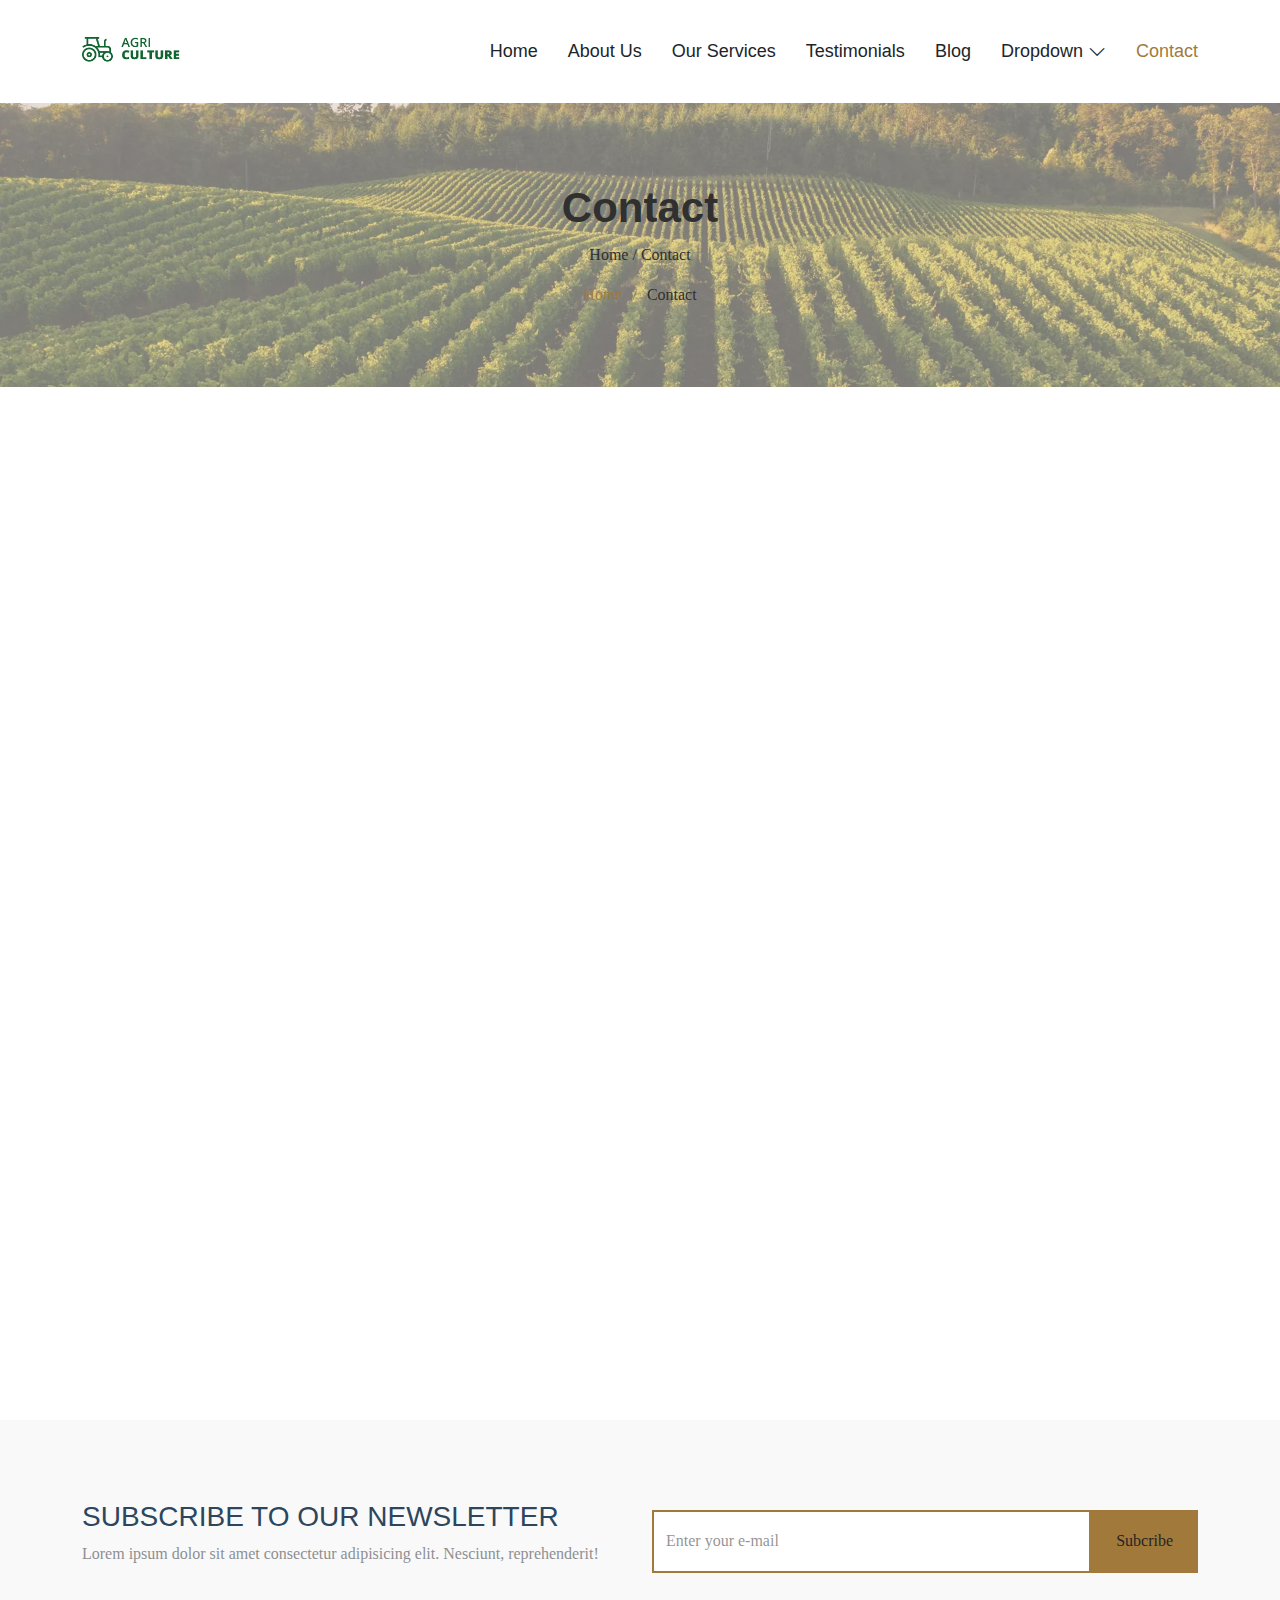
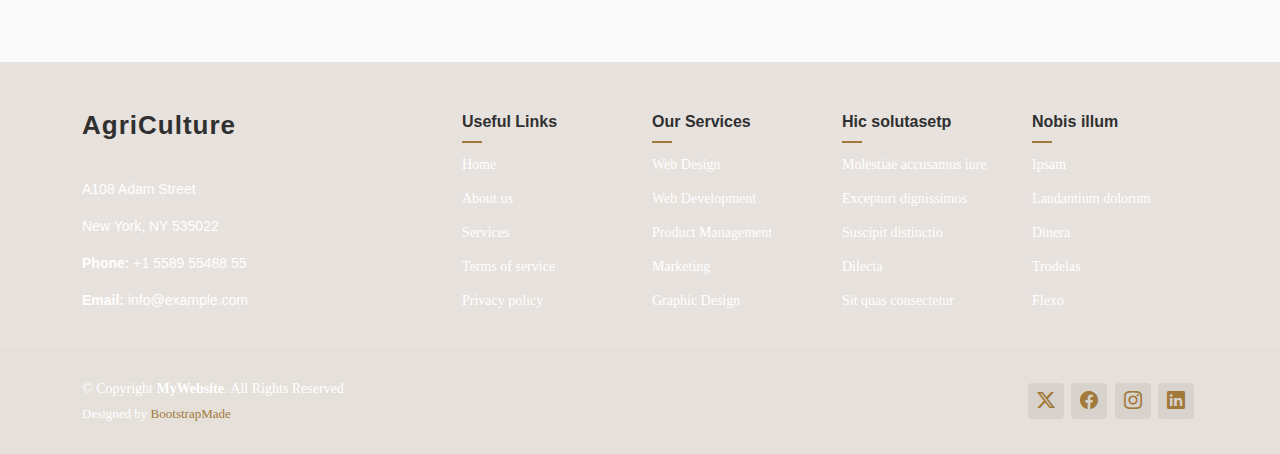
<file: contact.html>
<!DOCTYPE html>
<html lang="en">

<head>
  <meta charset="utf-8">
  <meta content="width=device-width, initial-scale=1.0" name="viewport">
  <title>Contact - AgriCulture Bootstrap Template</title>
  <meta name="description" content="">
  <meta name="keywords" content="">

  <!-- Favicons -->
  <link href="assets/img/favicon.png" rel="icon">
  <link href="assets/img/apple-touch-icon.png" rel="apple-touch-icon">

  <!-- Fonts -->
  <link href="https://fonts.googleapis.com" rel="preconnect">
  <link href="https://fonts.gstatic.com" rel="preconnect" crossorigin>
  <link href="https://fonts.googleapis.com/css2?family=Open+Sans:ital,wght@0,300;0,400;0,500;0,600;0,700;0,800;1,300;1,400;1,500;1,600;1,700;1,800&family=Marcellus:wght@400&display=swap" rel="stylesheet">

  <!-- Vendor CSS Files -->
  <link href="assets/vendor/bootstrap/css/bootstrap.min.css" rel="stylesheet">
  <link href="assets/vendor/bootstrap-icons/bootstrap-icons.css" rel="stylesheet">
  <link href="assets/vendor/aos/aos.css" rel="stylesheet">
  <link href="assets/vendor/swiper/swiper-bundle.min.css" rel="stylesheet">
  <link href="assets/vendor/glightbox/css/glightbox.min.css" rel="stylesheet">

  <!-- Main CSS File -->
  <link href="assets/css/main.css" rel="stylesheet">

  <!-- =======================================================
  * Template Name: AgriCulture
  * Template URL: https://bootstrapmade.com/agriculture-bootstrap-website-template/
  * Updated: Aug 07 2024 with Bootstrap v5.3.3
  * Author: BootstrapMade.com
  * License: https://bootstrapmade.com/license/
  ======================================================== -->
</head>

<body class="contact-page">

  <header id="header" class="header d-flex align-items-center position-relative">
    <div class="container-fluid container-xl position-relative d-flex align-items-center justify-content-between">

      <a href="index.html" class="logo d-flex align-items-center">
        <!-- Uncomment the line below if you also wish to use an image logo -->
        <img src="assets/img/logo.png" alt="AgriCulture">
        <!-- <h1 class="sitename">AgriCulture</h1>  -->
      </a>

      <nav id="navmenu" class="navmenu">
        <ul>
          <li><a href="index.html">Home</a></li>
          <li><a href="about.html">About Us</a></li>
          <li><a href="services.html">Our Services</a></li>
          <li><a href="testimonials.html">Testimonials</a></li>
          <li><a href="blog.html">Blog</a></li>
          <li class="dropdown"><a href="#"><span>Dropdown</span> <i class="bi bi-chevron-down toggle-dropdown"></i></a>
            <ul>
              <li><a href="#">Dropdown 1</a></li>
              <li class="dropdown"><a href="#"><span>Deep Dropdown</span> <i class="bi bi-chevron-down toggle-dropdown"></i></a>
                <ul>
                  <li><a href="#">Deep Dropdown 1</a></li>
                  <li><a href="#">Deep Dropdown 2</a></li>
                  <li><a href="#">Deep Dropdown 3</a></li>
                  <li><a href="#">Deep Dropdown 4</a></li>
                  <li><a href="#">Deep Dropdown 5</a></li>
                </ul>
              </li>
              <li><a href="#">Dropdown 2</a></li>
              <li><a href="#">Dropdown 3</a></li>
              <li><a href="#">Dropdown 4</a></li>
            </ul>
          </li>
          <li><a href="contact.html" class="active">Contact</a></li>
        </ul>
        <i class="mobile-nav-toggle d-xl-none bi bi-list"></i>
      </nav>

    </div>
  </header>

  <main class="main">

    <!-- Page Title -->
    <div class="page-title dark-background" data-aos="fade" style="background-image: url(assets/img/page-title-bg.webp);">
      <div class="container position-relative">
        <h1>Contact</h1>
        <p>
          Home
          /
          Contact
        </p>
        <nav class="breadcrumbs">
          <ol>
            <li><a href="index.html">Home</a></li>
            <li class="current">Contact</li>
          </ol>
        </nav>
      </div>
    </div><!-- End Page Title -->

    <!-- Contact Section -->
    <section id="contact" class="contact section">

      <div class="mb-5">
        <iframe style="width: 100%; height: 400px;" src="https://www.google.com/maps/embed?pb=!1m14!1m8!1m3!1d12097.433213460943!2d-74.0062269!3d40.7101282!3m2!1i1024!2i768!4f13.1!3m3!1m2!1s0x0%3A0xb89d1fe6bc499443!2sDowntown+Conference+Center!5e0!3m2!1smk!2sbg!4v1539943755621" frameborder="0" allowfullscreen=""></iframe>
      </div><!-- End Google Maps -->

      <div class="container" data-aos="fade">

        <div class="row gy-5 gx-lg-5">

          <div class="col-lg-4">

            <div class="info">
              <h3>Get in touch</h3>
              <p>Et id eius voluptates atque nihil voluptatem enim in tempore minima sit ad mollitia commodi minus.</p>

              <div class="info-item d-flex">
                <i class="bi bi-geo-alt flex-shrink-0"></i>
                <div>
                  <h4>Location:</h4>
                  <p>A108 Adam Street, New York, NY 535022</p>
                </div>
              </div><!-- End Info Item -->

              <div class="info-item d-flex">
                <i class="bi bi-envelope flex-shrink-0"></i>
                <div>
                  <h4>Email:</h4>
                  <p>info@example.com</p>
                </div>
              </div><!-- End Info Item -->

              <div class="info-item d-flex">
                <i class="bi bi-phone flex-shrink-0"></i>
                <div>
                  <h4>Call:</h4>
                  <p>+1 5589 55488 55</p>
                </div>
              </div><!-- End Info Item -->

            </div>

          </div>

          <div class="col-lg-8">
            <form action="forms/contact.php" method="post" role="form" class="php-email-form">
              <div class="row">
                <div class="col-md-6 form-group">
                  <input type="text" name="name" class="form-control" id="name" placeholder="Your Name" required="">
                </div>
                <div class="col-md-6 form-group mt-3 mt-md-0">
                  <input type="email" class="form-control" name="email" id="email" placeholder="Your Email" required="">
                </div>
              </div>
              <div class="form-group mt-3">
                <input type="text" class="form-control" name="subject" id="subject" placeholder="Subject" required="">
              </div>
              <div class="form-group mt-3">
                <textarea class="form-control" name="message" placeholder="Message" required=""></textarea>
              </div>
              <div class="my-3">
                <div class="loading">Loading</div>
                <div class="error-message"></div>
                <div class="sent-message">Your message has been sent. Thank you!</div>
              </div>
              <div class="text-center"><button type="submit">Send Message</button></div>
            </form>
          </div><!-- End Contact Form -->

        </div>

      </div>

    </section><!-- /Contact Section -->

    <!-- Call To Action Section -->
    <section id="call-to-action" class="call-to-action section light-background">

      <div class="content">
        <div class="container">
          <div class="row align-items-center">
            <div class="col-lg-6">
              <h3>Subscribe To Our Newsletter</h3>
              <p class="opacity-50">
                Lorem ipsum dolor sit amet consectetur adipisicing elit.
                Nesciunt, reprehenderit!
              </p>
            </div>
            <div class="col-lg-6">
              <form action="forms/newsletter.php" class="form-subscribe php-email-form">
                <div class="form-group d-flex align-items-stretch">
                  <input type="email" name="email" class="form-control h-100" placeholder="Enter your e-mail">
                  <input type="submit" class="btn btn-secondary px-4" value="Subcribe">
                </div>
                <div class="loading">Loading</div>
                <div class="error-message"></div>
                <div class="sent-message">
                  Your subscription request has been sent. Thank you!
                </div>
              </form>
            </div>
          </div>
        </div>
      </div>
    </section><!-- /Call To Action Section -->

  </main>

  <footer id="footer" class="footer dark-background">

    <div class="footer-top">
      <div class="container">
        <div class="row gy-4">
          <div class="col-lg-4 col-md-6 footer-about">
            <a href="index.html" class="logo d-flex align-items-center">
              <span class="sitename">AgriCulture</span>
            </a>
            <div class="footer-contact pt-3">
              <p>A108 Adam Street</p>
              <p>New York, NY 535022</p>
              <p class="mt-3"><strong>Phone:</strong> <span>+1 5589 55488 55</span></p>
              <p><strong>Email:</strong> <span>info@example.com</span></p>
            </div>
          </div>

          <div class="col-lg-2 col-md-3 footer-links">
            <h4>Useful Links</h4>
            <ul>
              <li><a href="#">Home</a></li>
              <li><a href="#">About us</a></li>
              <li><a href="#">Services</a></li>
              <li><a href="#">Terms of service</a></li>
              <li><a href="#">Privacy policy</a></li>
            </ul>
          </div>

          <div class="col-lg-2 col-md-3 footer-links">
            <h4>Our Services</h4>
            <ul>
              <li><a href="#">Web Design</a></li>
              <li><a href="#">Web Development</a></li>
              <li><a href="#">Product Management</a></li>
              <li><a href="#">Marketing</a></li>
              <li><a href="#">Graphic Design</a></li>
            </ul>
          </div>

          <div class="col-lg-2 col-md-3 footer-links">
            <h4>Hic solutasetp</h4>
            <ul>
              <li><a href="#">Molestiae accusamus iure</a></li>
              <li><a href="#">Excepturi dignissimos</a></li>
              <li><a href="#">Suscipit distinctio</a></li>
              <li><a href="#">Dilecta</a></li>
              <li><a href="#">Sit quas consectetur</a></li>
            </ul>
          </div>

          <div class="col-lg-2 col-md-3 footer-links">
            <h4>Nobis illum</h4>
            <ul>
              <li><a href="#">Ipsam</a></li>
              <li><a href="#">Laudantium dolorum</a></li>
              <li><a href="#">Dinera</a></li>
              <li><a href="#">Trodelas</a></li>
              <li><a href="#">Flexo</a></li>
            </ul>
          </div>

        </div>
      </div>
    </div>

    <div class="copyright text-center">
      <div class="container d-flex flex-column flex-lg-row justify-content-center justify-content-lg-between align-items-center">

        <div class="d-flex flex-column align-items-center align-items-lg-start">
          <div>
            © Copyright <strong><span>MyWebsite</span></strong>. All Rights Reserved
          </div>
          <div class="credits">
            <!-- All the links in the footer should remain intact. -->
            <!-- You can delete the links only if you purchased the pro version. -->
            <!-- Licensing information: https://bootstrapmade.com/license/ -->
            <!-- Purchase the pro version with working PHP/AJAX contact form: https://bootstrapmade.com/herobiz-bootstrap-business-template/ -->
            Designed by <a href="https://bootstrapmade.com/">BootstrapMade</a>
          </div>
        </div>

        <div class="social-links order-first order-lg-last mb-3 mb-lg-0">
          <a href=""><i class="bi bi-twitter-x"></i></a>
          <a href=""><i class="bi bi-facebook"></i></a>
          <a href=""><i class="bi bi-instagram"></i></a>
          <a href=""><i class="bi bi-linkedin"></i></a>
        </div>

      </div>
    </div>

  </footer>

  <!-- Scroll Top -->
  <a href="#" id="scroll-top" class="scroll-top d-flex align-items-center justify-content-center"><i class="bi bi-arrow-up-short"></i></a>

  <!-- Preloader -->
  <div id="preloader"></div>

  <!-- Vendor JS Files -->
  <script src="assets/vendor/bootstrap/js/bootstrap.bundle.min.js"></script>
  <script src="assets/vendor/php-email-form/validate.js"></script>
  <script src="assets/vendor/aos/aos.js"></script>
  <script src="assets/vendor/swiper/swiper-bundle.min.js"></script>
  <script src="assets/vendor/glightbox/js/glightbox.min.js"></script>

  <!-- Main JS File -->
  <script src="assets/js/main.js"></script>

</body>

</html>
</file>
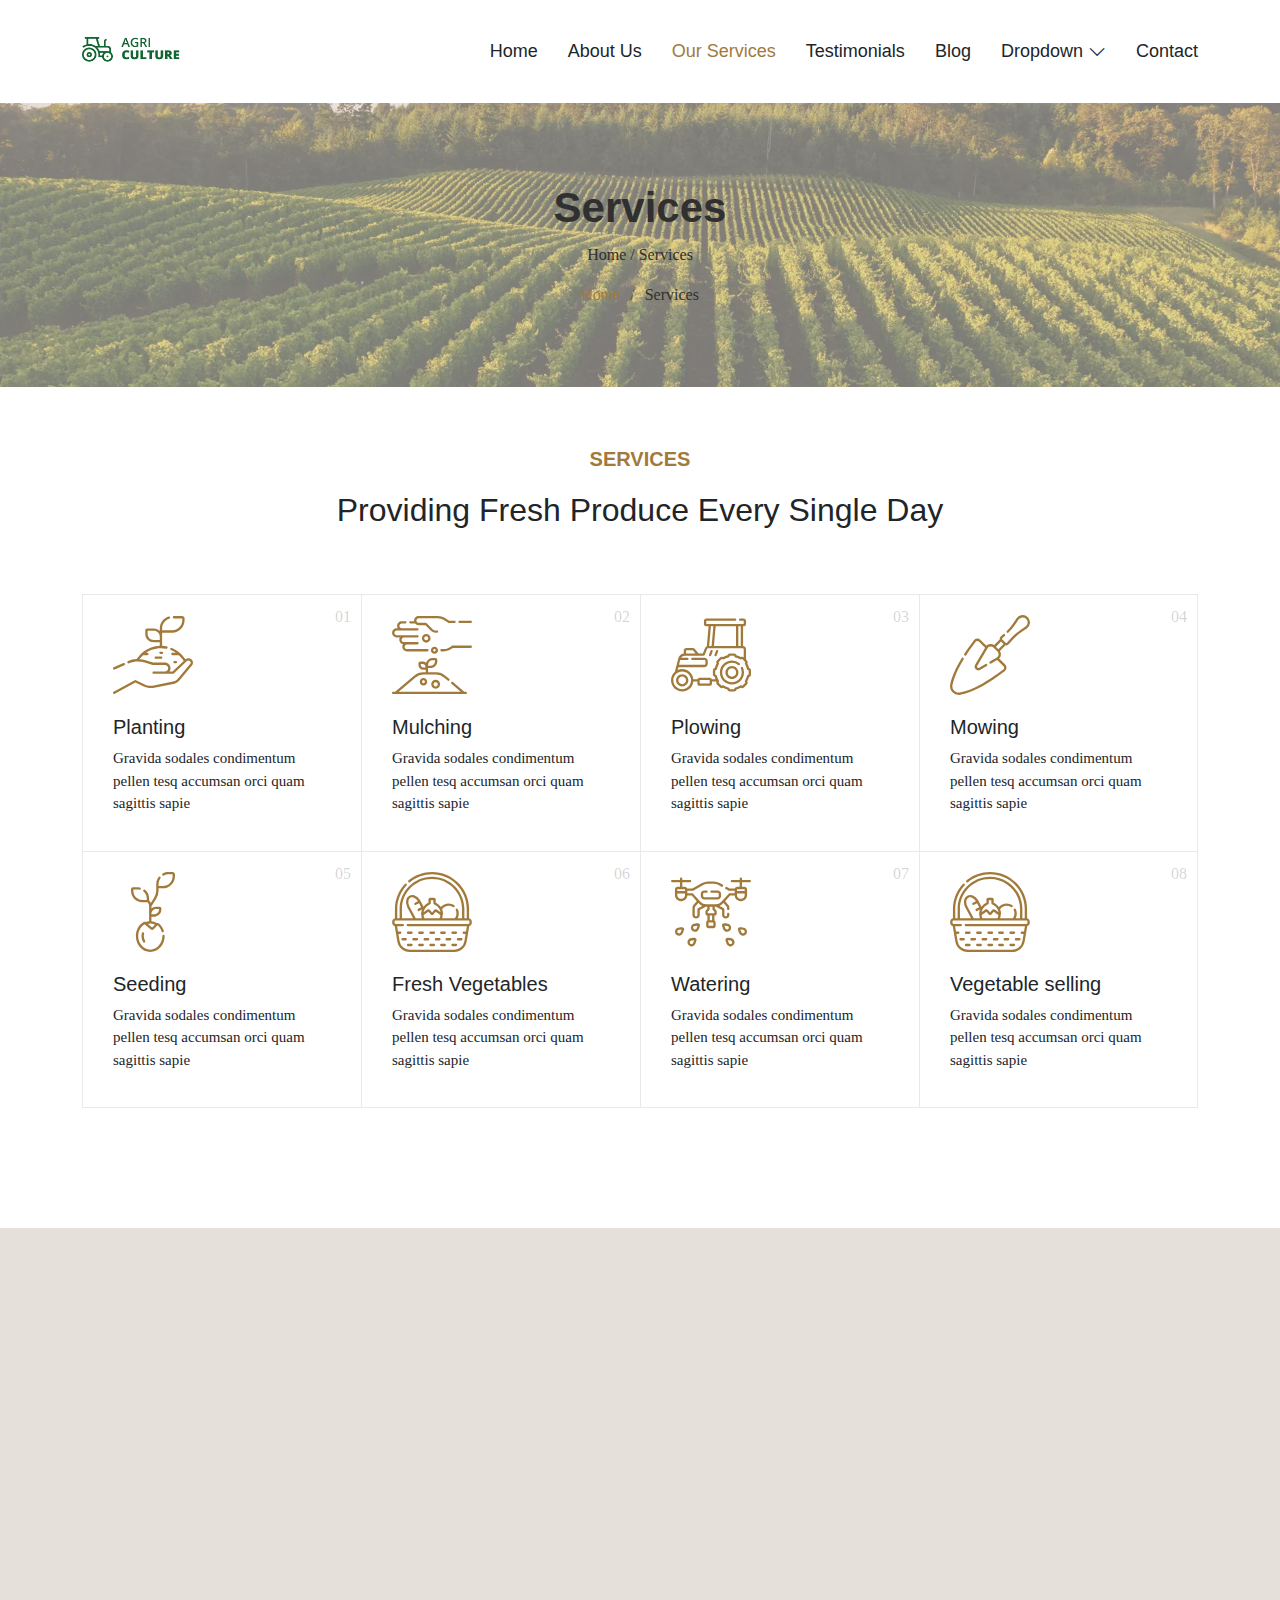
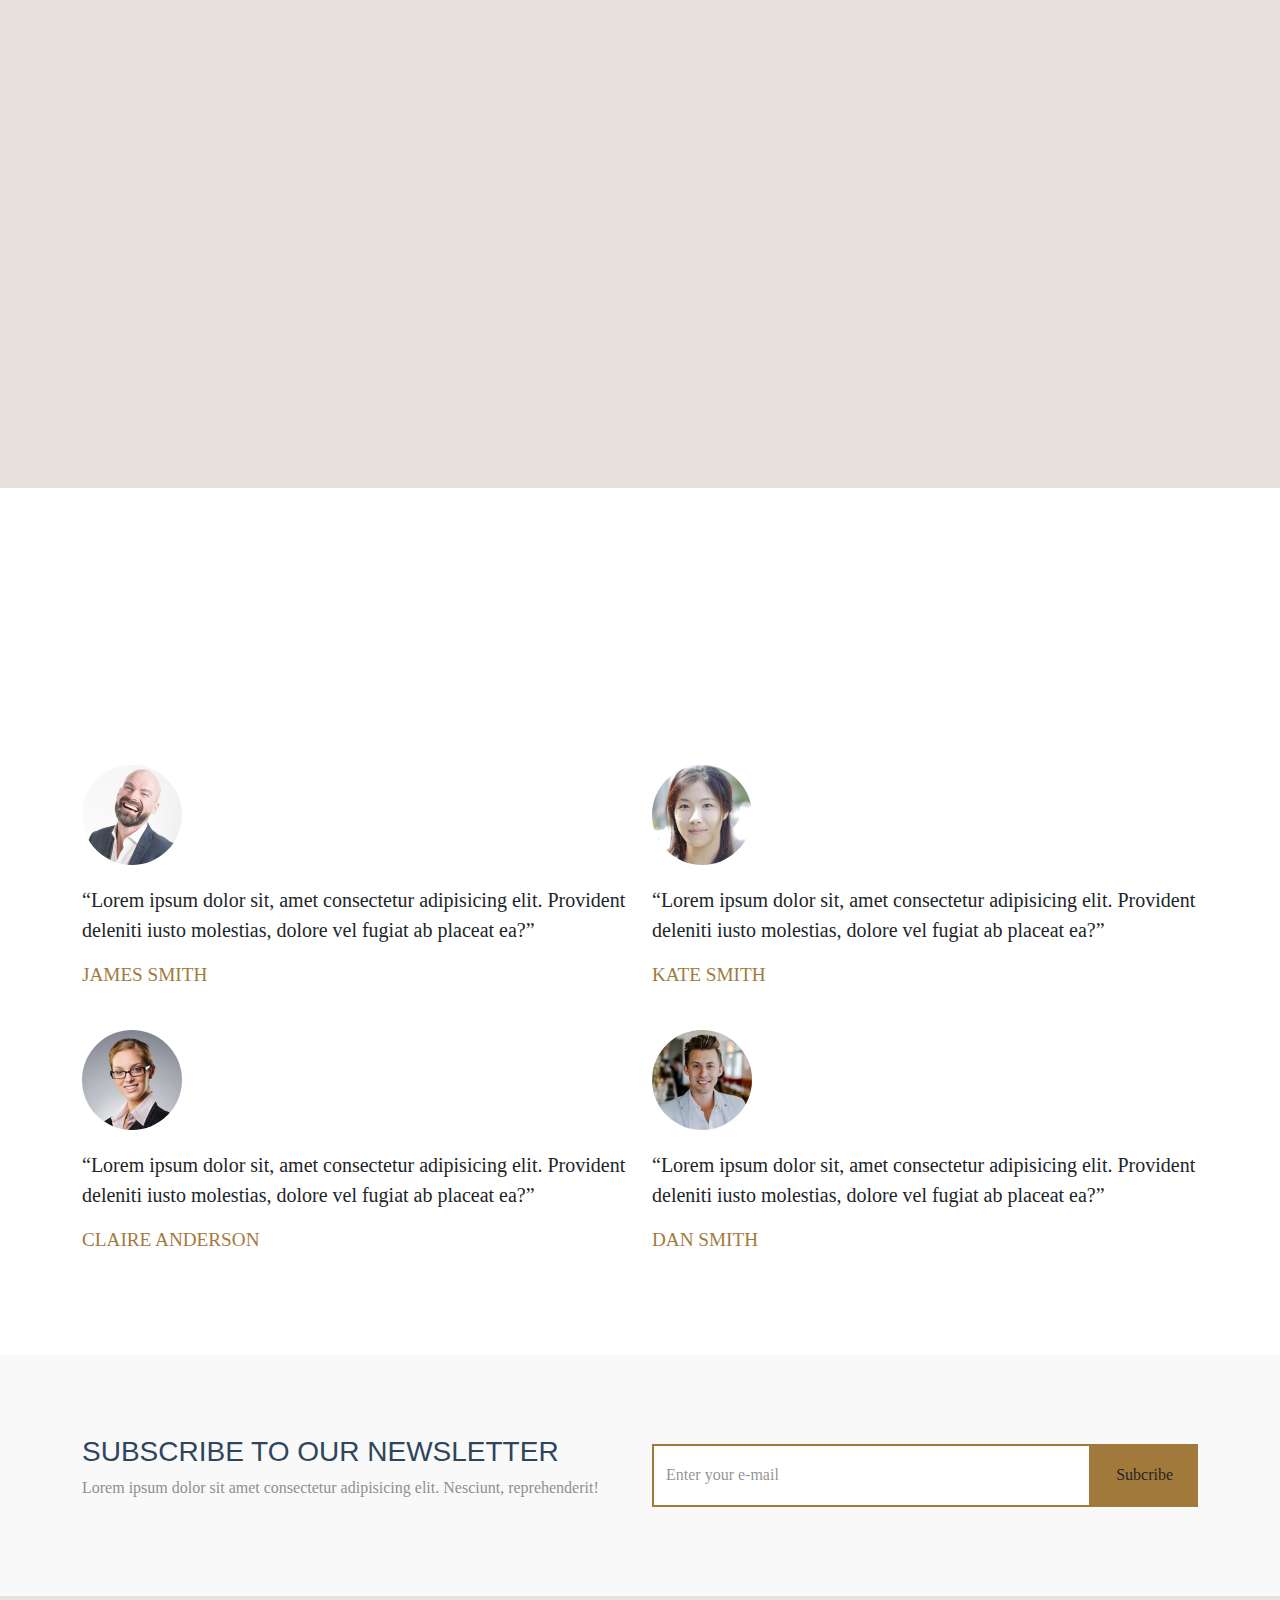
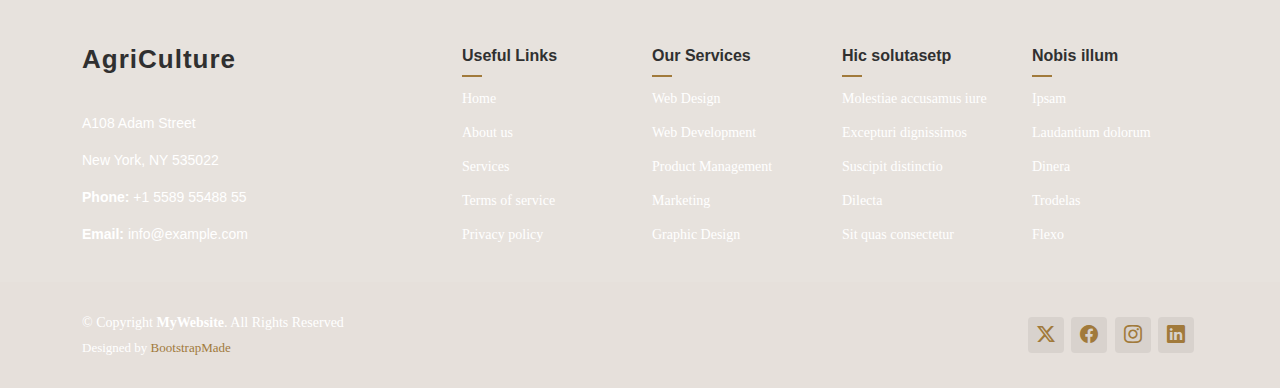
<file: services.html>
<!DOCTYPE html>
<html lang="en">

<head>
  <meta charset="utf-8">
  <meta content="width=device-width, initial-scale=1.0" name="viewport">
  <title>Services - AgriCulture Bootstrap Template</title>
  <meta name="description" content="">
  <meta name="keywords" content="">

  <!-- Favicons -->
  <link href="assets/img/favicon.png" rel="icon">
  <link href="assets/img/apple-touch-icon.png" rel="apple-touch-icon">

  <!-- Fonts -->
  <link href="https://fonts.googleapis.com" rel="preconnect">
  <link href="https://fonts.gstatic.com" rel="preconnect" crossorigin>
  <link href="https://fonts.googleapis.com/css2?family=Open+Sans:ital,wght@0,300;0,400;0,500;0,600;0,700;0,800;1,300;1,400;1,500;1,600;1,700;1,800&family=Marcellus:wght@400&display=swap" rel="stylesheet">

  <!-- Vendor CSS Files -->
  <link href="assets/vendor/bootstrap/css/bootstrap.min.css" rel="stylesheet">
  <link href="assets/vendor/bootstrap-icons/bootstrap-icons.css" rel="stylesheet">
  <link href="assets/vendor/aos/aos.css" rel="stylesheet">
  <link href="assets/vendor/swiper/swiper-bundle.min.css" rel="stylesheet">
  <link href="assets/vendor/glightbox/css/glightbox.min.css" rel="stylesheet">

  <!-- Main CSS File -->
  <link href="assets/css/main.css" rel="stylesheet">

  <!-- =======================================================
  * Template Name: AgriCulture
  * Template URL: https://bootstrapmade.com/agriculture-bootstrap-website-template/
  * Updated: Aug 07 2024 with Bootstrap v5.3.3
  * Author: BootstrapMade.com
  * License: https://bootstrapmade.com/license/
  ======================================================== -->
</head>

<body class="services-page">

  <header id="header" class="header d-flex align-items-center position-relative">
    <div class="container-fluid container-xl position-relative d-flex align-items-center justify-content-between">

      <a href="index.html" class="logo d-flex align-items-center">
        <!-- Uncomment the line below if you also wish to use an image logo -->
        <img src="assets/img/logo.png" alt="AgriCulture">
        <!-- <h1 class="sitename">AgriCulture</h1>  -->
      </a>

      <nav id="navmenu" class="navmenu">
        <ul>
          <li><a href="index.html">Home</a></li>
          <li><a href="about.html">About Us</a></li>
          <li><a href="services.html" class="active">Our Services</a></li>
          <li><a href="testimonials.html">Testimonials</a></li>
          <li><a href="blog.html">Blog</a></li>
          <li class="dropdown"><a href="#"><span>Dropdown</span> <i class="bi bi-chevron-down toggle-dropdown"></i></a>
            <ul>
              <li><a href="#">Dropdown 1</a></li>
              <li class="dropdown"><a href="#"><span>Deep Dropdown</span> <i class="bi bi-chevron-down toggle-dropdown"></i></a>
                <ul>
                  <li><a href="#">Deep Dropdown 1</a></li>
                  <li><a href="#">Deep Dropdown 2</a></li>
                  <li><a href="#">Deep Dropdown 3</a></li>
                  <li><a href="#">Deep Dropdown 4</a></li>
                  <li><a href="#">Deep Dropdown 5</a></li>
                </ul>
              </li>
              <li><a href="#">Dropdown 2</a></li>
              <li><a href="#">Dropdown 3</a></li>
              <li><a href="#">Dropdown 4</a></li>
            </ul>
          </li>
          <li><a href="contact.html">Contact</a></li>
        </ul>
        <i class="mobile-nav-toggle d-xl-none bi bi-list"></i>
      </nav>

    </div>
  </header>

  <main class="main">

    <!-- Page Title -->
    <div class="page-title dark-background" data-aos="fade" style="background-image: url(assets/img/page-title-bg.webp);">
      <div class="container position-relative">
        <h1>Services</h1>
        <p>
          Home
          /
          Services</p>
        <nav class="breadcrumbs">
          <ol>
            <li><a href="index.html">Home</a></li>
            <li class="current">Services</li>
          </ol>
        </nav>
      </div>
    </div><!-- End Page Title -->

    <!-- Services Section -->
    <section id="services" class="services section">

      <!-- Section Title -->
      <div class="container section-title" data-aos="fade-up">
        <h2>SERVICES</h2>
        <p>Providing Fresh Produce Every Single Day</p>
      </div><!-- End Section Title -->
      <div class="content">
        <div class="container">
          <div class="row g-0">
            <div class="col-lg-3 col-md-6">
              <div class="service-item">
                <span class="number">01</span>
                <div class="service-item-icon">
                  <svg xmlns="http://www.w3.org/2000/svg" version="1.1" xmlns:xlink="http://www.w3.org/1999/xlink" width="80" height="80" x="0" y="0" viewBox="0 0 509.435 509.435" style="enable-background: new 0 0 512 512" xml:space="preserve" class="">
                    <g>
                      <path d="M7.506 347.639c.994 0 2.005-.199 2.976-.619l62.037-26.857a7.5 7.5 0 0 0 3.903-9.862 7.5 7.5 0 0 0-9.862-3.903L4.523 333.255a7.501 7.501 0 0 0 2.983 14.384zM500.883 283.197c-10.953-10.952-28.175-11.423-39.689-1.267l-10.034-13.307c-19.783-26.239-46.1-46.623-76.103-58.948a7.5 7.5 0 0 0-5.699 13.875c11.136 4.575 21.708 10.382 31.567 17.249h-22.621c-4.143 0-7.5 3.358-7.5 7.5s3.357 7.5 7.5 7.5h41.188a169.382 169.382 0 0 1 19.691 21.855l11.048 14.652-71.171 67.597h-19.48a35.772 35.772 0 0 0 6.775-20.976c0-19.837-16.139-35.975-35.976-35.975h-75.023l-48.33-15.005a160.871 160.871 0 0 0-37.992-6.934l2.533-3.359a169.852 169.852 0 0 1 19.67-21.855h27.398c4.143 0 7.5-3.358 7.5-7.5s-3.357-7.5-7.5-7.5h-8.848a165.125 165.125 0 0 1 38.01-19.73c28.992-10.532 60.376-12.89 90.754-6.821a7.498 7.498 0 0 0 8.824-5.885 7.5 7.5 0 0 0-5.885-8.824 184.517 184.517 0 0 0-28.616-3.4v-83.727h64.189c43.49 0 78.872-35.382 78.872-78.872V22.488c0-8.712-7.088-15.801-15.801-15.801h-51.729c-4.143 0-7.5 3.358-7.5 7.5s3.357 7.5 7.5 7.5h51.729c.441 0 .801.359.801.801v11.051c0 35.219-28.653 63.872-63.872 63.872h-64.189V85.559c0-28.082 18.793-53.262 45.701-61.234a7.5 7.5 0 1 0-4.261-14.382c-15.972 4.732-30.338 14.681-40.451 28.015-10.46 13.79-15.988 30.25-15.988 47.601v16.416c-9.59-9.839-22.97-15.965-37.762-15.965h-43.432c-6.193 0-11.232 5.039-11.232 11.232v23.629c0 29.093 23.669 52.762 52.763 52.762h39.663v22.475a183.375 183.375 0 0 0-55.199 10.86c-32.974 11.978-61.705 33.297-83.085 61.653l-9.313 12.351a161.07 161.07 0 0 0-54.289 12.692 7.5 7.5 0 0 0-3.949 9.844 7.498 7.498 0 0 0 9.844 3.949c31.858-13.616 67.62-15.458 100.696-5.188l49.416 15.343c.72.224 1.47.337 2.224.337h76.161c11.566 0 20.976 9.409 20.976 20.975s-9.409 20.976-20.976 20.976h-71.803c-4.143 0-7.5 3.358-7.5 7.5s3.357 7.5 7.5 7.5h123.477a7.5 7.5 0 0 0 5.165-2.062l83.48-79.289c5.56-5.279 14.158-5.167 19.577.252a13.957 13.957 0 0 1 .853 18.9l-80.942 97.046a37.161 37.161 0 0 1-21.112 12.581L259.57 448.474c-20.377 4.113-41.89 1.365-60.575-7.739l-53.332-25.982a7.507 7.507 0 0 0-6.884.162L3.903 488.665a7.5 7.5 0 0 0 7.197 13.161l131.475-71.888 49.849 24.285c21.631 10.538 46.53 13.72 70.114 8.957l129.506-26.146a52.209 52.209 0 0 0 29.663-17.677l80.942-97.046c9.682-11.61 8.923-28.426-1.766-39.114zM258.212 158.634c-20.822 0-37.763-16.94-37.763-37.762V101.01h39.664c20.822 0 37.762 16.94 37.762 37.762v19.861h-39.663z" fill="currentColor" opacity="1" data-original="currentColor"></path>
                      <path d="M319.171 240.778a7.5 7.5 0 0 0-7.5-7.5h-9.43c-4.143 0-7.5 3.358-7.5 7.5s3.357 7.5 7.5 7.5h9.43a7.5 7.5 0 0 0 7.5-7.5zM272.068 264.08c-4.143 0-7.5 3.358-7.5 7.5s3.357 7.5 7.5 7.5h34.888c4.143 0 7.5-3.358 7.5-7.5s-3.357-7.5-7.5-7.5zM400.305 307.996c4.143 0 7.5-3.358 7.5-7.5s-3.357-7.5-7.5-7.5h-8.172c-4.143 0-7.5 3.358-7.5 7.5s3.357 7.5 7.5 7.5z" fill="currentColor" opacity="1" data-original="currentColor"></path>
                    </g>
                  </svg>
                </div>
                <div class="service-item-content">
                  <h3 class="service-heading">Planting</h3>
                  <p>
                    Gravida sodales condimentum pellen tesq accumsan orci quam
                    sagittis sapie
                  </p>
                </div>
              </div>
            </div>
            <div class="col-lg-3 col-md-6">
              <div class="service-item">
                <span class="number">02</span>
                <div class="service-item-icon">
                  <svg xmlns="http://www.w3.org/2000/svg" version="1.1" xmlns:xlink="http://www.w3.org/1999/xlink" width="80" height="80" x="0" y="0" viewBox="0 0 514.314 514.314" style="enable-background: new 0 0 512 512" xml:space="preserve" class="">
                    <g>
                      <path d="M434.176 51.297h72.639c4.143 0 7.5-3.358 7.5-7.5s-3.357-7.5-7.5-7.5h-72.639c-4.143 0-7.5 3.358-7.5 7.5s3.357 7.5 7.5 7.5zM117.994 54.791h30.852c5.47 6.605 13.729 10.82 22.955 10.82h42.865l35.886 35.886c8.246 8.246 19.209 12.787 30.869 12.787h8.32c4.143 0 7.5-3.358 7.5-7.5s-3.357-7.5-7.5-7.5h-8.32c-7.654 0-14.85-2.981-20.262-8.393l-38.083-38.083a7.5 7.5 0 0 0-5.304-2.197H171.8c-8.159 0-14.797-6.638-14.797-14.797s6.638-14.797 14.797-14.797h123.757a66.756 66.756 0 0 1 35.416 10.157l30.374 18.983a7.497 7.497 0 0 0 3.975 1.14h36.891c4.143 0 7.5-3.358 7.5-7.5s-3.357-7.5-7.5-7.5h-34.739l-28.551-17.843a81.742 81.742 0 0 0-43.365-12.437H171.801c-16.43 0-29.797 13.367-29.797 29.798 0 1.349.099 2.675.273 3.977h-24.283a7.5 7.5 0 1 0 0 14.999zM30.38 144.476h20.344a29.724 29.724 0 0 0-4.003 14.921c0 14.399 10.225 26.453 23.795 29.288a29.746 29.746 0 0 0-4.371 15.555c0 16.499 13.423 29.921 29.921 29.921h131.637a7.5 7.5 0 0 0 7.498-7.688 7.5 7.5 0 0 0-8.307-7.311H96.065c-8.228 0-14.921-6.694-14.921-14.921s6.693-14.921 14.921-14.921H163.9c4.143 0 7.5-3.358 7.5-7.5s-3.357-7.5-7.5-7.5H76.643c-8.228 0-14.922-6.694-14.922-14.921s6.694-14.921 14.922-14.921H163.9c4.143 0 7.5-3.358 7.5-7.5s-3.357-7.5-7.5-7.5H30.38c-8.228 0-14.921-6.694-14.921-14.921s6.693-14.921 14.921-14.921H163.9c4.143 0 7.5-3.358 7.5-7.5s-3.357-7.5-7.5-7.5H62.547c-8.228 0-14.921-6.694-14.921-14.921s6.693-14.921 14.921-14.921h23.485c4.143 0 7.5-3.358 7.5-7.5s-3.357-7.5-7.5-7.5H62.547c-16.498 0-29.921 13.423-29.921 29.921a29.719 29.719 0 0 0 4.003 14.921H30.38C13.882 84.636.459 98.059.459 114.557s13.423 29.919 29.921 29.919zM506.814 196.74H389.248a7.497 7.497 0 0 0-4.629 1.599l-5.613 4.403c-13.495 10.588-30.375 16.42-47.529 16.42h-12.272a7.5 7.5 0 0 0-8.309 7.5 7.5 7.5 0 0 0 7.5 7.5h13.081c20.496 0 40.664-6.967 56.788-19.618l3.574-2.804h114.976a7.5 7.5 0 1 0-.001-15z" fill="currentColor" opacity="1" data-original="currentColor" class=""></path>
                      <path d="M192.215 150.164c0 15.372 12.506 27.878 27.878 27.878s27.879-12.506 27.879-27.878-12.507-27.878-27.879-27.878-27.878 12.506-27.878 27.878zm40.757 0c0 7.101-5.777 12.878-12.879 12.878-7.101 0-12.878-5.777-12.878-12.878s5.777-12.878 12.878-12.878c7.101-.001 12.879 5.777 12.879 12.878zM273.049 203.771c-12.599 0-22.848 10.25-22.848 22.848s10.249 22.847 22.848 22.847 22.848-10.249 22.848-22.847-10.25-22.848-22.848-22.848zm0 30.695c-4.327 0-7.848-3.52-7.848-7.847s3.521-7.848 7.848-7.848 7.848 3.521 7.848 7.848-3.521 7.847-7.848 7.847zM474.178 493.298h-9.202l-73.199-62.323c-3.155-2.686-7.888-2.305-10.573.849s-2.305 7.887.849 10.572l59.785 50.902H43.105l108.164-92.092a77.855 77.855 0 0 1 50.423-18.558h81.558a77.851 77.851 0 0 1 50.423 18.558l24.029 20.458a7.498 7.498 0 0 0 10.573-.849 7.5 7.5 0 0 0-.849-10.572l-24.029-20.458a92.867 92.867 0 0 0-60.147-22.137h-51.158v-26.806h15.44c24.205 0 43.896-19.692 43.896-43.897v-8.808c0-6.785-5.52-12.305-12.305-12.305h-18.135c-19.99 0-36.891 13.437-42.174 31.749-5.716-4.945-13.156-7.947-21.29-7.947h-15.061c-6.942 0-12.591 5.648-12.591 12.592v7.399c0 17.97 14.619 32.589 32.589 32.589h14.629v15.433h-15.399a92.867 92.867 0 0 0-60.147 22.137L19.967 493.298H7.5c-4.143 0-7.5 3.358-7.5 7.5s3.357 7.5 7.5 7.5h466.678a7.5 7.5 0 0 0 0-15zM232.092 319.73c0-15.934 12.963-28.897 28.897-28.897h15.439v6.112c0 15.934-12.963 28.897-28.896 28.897h-15.44zm-16.978 17.485h-12.651c-9.698 0-17.589-7.89-17.589-17.589v-4.991h12.651c9.698 0 17.589 7.89 17.589 17.589z" fill="currentColor" opacity="1" data-original="currentColor" class=""></path>
                      <path d="M178.358 429.065c0 13.218 10.754 23.972 23.972 23.972s23.972-10.753 23.972-23.972-10.754-23.972-23.972-23.972-23.972 10.753-23.972 23.972zm32.944 0c0 4.947-4.024 8.972-8.972 8.972s-8.972-4.025-8.972-8.972 4.024-8.972 8.972-8.972 8.972 4.024 8.972 8.972zM252.23 445.536c0 15.706 12.777 28.484 28.483 28.484s28.484-12.778 28.484-28.484-12.778-28.484-28.484-28.484-28.483 12.778-28.483 28.484zm41.968 0c0 7.435-6.049 13.484-13.484 13.484s-13.483-6.049-13.483-13.484 6.049-13.484 13.483-13.484c7.435 0 13.484 6.049 13.484 13.484z" fill="currentColor" opacity="1" data-original="currentColor" class=""></path>
                    </g>
                  </svg>
                </div>
                <div class="service-item-content">
                  <h3 class="service-heading">Mulching</h3>
                  <p>
                    Gravida sodales condimentum pellen tesq accumsan orci quam
                    sagittis sapie
                  </p>
                </div>
              </div>
            </div>
            <div class="col-lg-3 col-md-6">
              <div class="service-item">
                <span class="number">03</span>
                <div class="service-item-icon">
                  <svg xmlns="http://www.w3.org/2000/svg" version="1.1" xmlns:xlink="http://www.w3.org/1999/xlink" width="80" height="80" x="0" y="0" viewBox="0 0 516.53 516.53" style="enable-background: new 0 0 512 512" xml:space="preserve" class="">
                    <g>
                      <path d="M504.085 341.447a113.617 113.617 0 0 0-11.524-27.805c3.866-6.212 3.104-14.506-2.288-19.897l-5.804-5.804v-67.388c0-10.907-8.398-19.878-19.066-20.817V73.099h4.012c8.301 0 15.054-6.753 15.054-15.054V37.599c0-8.301-6.753-15.054-15.054-15.054h-23.242a7.5 7.5 0 0 0 0 15l23.296.054-.054 20.5-241.554-.054.054-20.5H414.21a7.5 7.5 0 0 0 0-15H227.916c-8.301 0-15.054 6.753-15.054 15.054v20.446c0 8.301 6.753 15.054 15.054 15.054h14.719L231.27 201.13c-5.215 2.077-9.463 6.215-11.642 11.675l-14.014 35.128h-27.323l-24.417-28.857a16.73 16.73 0 0 0-12.795-5.936H99.071c-9.242 0-16.761 7.519-16.761 16.761v18.66a44.759 44.759 0 0 0-35.97 33.278L24.937 367.09C9.676 380.359 0 399.894 0 421.658c0 39.881 32.446 72.327 72.328 72.327 37.349 0 68.174-28.457 71.938-64.827h25.905v12.546c0 8.282 6.738 15.02 15.02 15.02h64.364c8.282 0 15.02-6.738 15.02-15.02v-12.546h29.374c-3.278 6.098-2.356 13.875 2.785 19.016l19.555 19.554a16 16 0 0 0 11.388 4.718c3.045 0 5.961-.839 8.506-2.431a113.556 113.556 0 0 0 27.808 11.525c1.662 7.123 8.064 12.445 15.686 12.445h27.655c7.602 0 13.99-5.293 15.672-12.441a113.582 113.582 0 0 0 27.814-11.525 15.986 15.986 0 0 0 8.514 2.427c4.302 0 8.346-1.675 11.388-4.717l19.555-19.555c5.396-5.396 6.156-13.7 2.29-19.901a113.607 113.607 0 0 0 11.522-27.801c7.123-1.662 12.445-8.064 12.445-15.686v-27.655c-.002-7.621-5.324-14.023-12.447-15.684zm-53.681-141.805h-15.681V73.099h15.681zM419.723 73.099v126.543h-142.46l11.233-126.543zm-146.286 0-11.233 126.543h-15.743l11.234-126.543zM99.071 228.14h42.008c.519 0 1.008.227 1.344.624l16.219 19.169H97.311v-18.032c0-.971.79-1.761 1.76-1.761zm-51.11 108.845h167.157c12.315 0 22.334-10.019 22.334-22.334v-16.152c0-12.315-10.019-22.334-22.334-22.334h-77.364a7.5 7.5 0 0 0 0 15h77.364c4.044 0 7.334 3.29 7.334 7.334v16.152c0 4.044-3.29 7.334-7.334 7.334H51.727l7.738-30.821h46.327a7.5 7.5 0 0 0 0-15h-40.76a29.774 29.774 0 0 1 24.779-13.231h120.886a7.5 7.5 0 0 0 6.966-4.721l15.897-39.849a5.883 5.883 0 0 1 5.49-3.721h224.51a5.916 5.916 0 0 1 5.91 5.91v52.522c-5.348-4.343-12.853-4.747-18.636-1.165a113.598 113.598 0 0 0-27.818-11.532c-1.662-7.123-8.063-12.445-15.685-12.445h-27.655c-7.602 0-13.99 5.294-15.672 12.441a113.583 113.583 0 0 0-27.818 11.527c-6.213-3.868-14.506-3.104-19.897 2.288l-19.555 19.555c-5.375 5.375-6.149 13.637-2.28 19.884a113.572 113.572 0 0 0-11.531 27.818c-7.123 1.662-12.445 8.063-12.445 15.685v27.655c0 7.602 5.293 13.99 12.441 15.672 1.242 4.67 2.784 9.24 4.603 13.699h-24.12c-2.277-5.402-7.626-9.204-13.847-9.204h-64.364c-6.221 0-11.569 3.802-13.847 9.204h-27.078c-3.764-36.371-34.589-64.828-71.938-64.828a71.896 71.896 0 0 0-28.994 6.086zm24.367 142c-31.61 0-57.328-25.717-57.328-57.327s25.717-57.328 57.328-57.328 57.327 25.717 57.327 57.328-25.717 57.327-57.327 57.327zm177.24-37.262h-.013l-64.384-.02.02-21.75 64.384.02zm251.962-56.937c0 .609-.496 1.105-1.189 1.105-4.816 0-8.956 3.287-10.065 7.992a98.695 98.695 0 0 1-12.139 29.288c-2.543 4.113-1.939 9.365 1.447 12.75l.084.084a1.105 1.105 0 0 1 0 1.562l-19.555 19.555a1.085 1.085 0 0 1-.781.323c-.208 0-.514-.056-.761-.303a3.326 3.326 0 0 0-.084-.084c-3.406-3.407-8.658-4.01-12.77-1.467a98.657 98.657 0 0 1-29.288 12.138c-4.706 1.11-7.992 5.25-7.992 10.15 0 .609-.496 1.105-1.104 1.105h-27.655c-.609 0-1.105-.496-1.105-1.189 0-4.816-3.287-8.956-7.992-10.066a98.69 98.69 0 0 1-29.287-12.137 10.35 10.35 0 0 0-5.455-1.561c-2.68 0-5.338 1.049-7.38 3.091a1.085 1.085 0 0 1-.781.323c-.208 0-.513-.056-.781-.324l-19.555-19.555c-.431-.431-.431-1.132.064-1.627 3.406-3.406 4.009-8.657 1.466-12.77a98.66 98.66 0 0 1-12.138-29.287c-1.11-4.706-5.25-7.992-10.15-7.992a1.107 1.107 0 0 1-1.105-1.105V357.13c0-.609.496-1.104 1.189-1.104 4.816 0 8.956-3.287 10.066-7.992a98.661 98.661 0 0 1 12.138-29.288c2.542-4.112 1.939-9.364-1.531-12.833a1.106 1.106 0 0 1 0-1.563l19.555-19.555c.431-.431 1.132-.431 1.626.064 3.407 3.408 8.658 4.011 12.77 1.467a98.666 98.666 0 0 1 29.288-12.138c4.706-1.11 7.992-5.25 7.992-10.15 0-.609.496-1.105 1.105-1.105h27.655c.609 0 1.104.496 1.104 1.189 0 4.816 3.287 8.956 7.992 10.066a98.664 98.664 0 0 1 29.288 12.139c4.113 2.543 9.365 1.939 12.833-1.531a1.107 1.107 0 0 1 1.563 0l19.555 19.555c.431.431.431 1.132-.062 1.625-3.408 3.406-4.012 8.658-1.468 12.771a98.666 98.666 0 0 1 12.138 29.288c1.11 4.706 5.25 7.992 10.066 7.992h.084c.609 0 1.105.496 1.105 1.104z" fill="currentColor" opacity="1" data-original="currentColor" class=""></path>
                      <path d="M454.895 335.721a7.5 7.5 0 0 0-3.834 9.889 62.412 62.412 0 0 1 5.335 25.349c0 34.678-28.213 62.891-62.891 62.891s-62.891-28.213-62.891-62.891c0-34.679 28.213-62.892 62.891-62.892a62.934 62.934 0 0 1 40.397 14.703 7.5 7.5 0 0 0 10.566-.923 7.5 7.5 0 0 0-.923-10.566 77.96 77.96 0 0 0-50.041-18.213c-42.949 0-77.891 34.942-77.891 77.892 0 42.949 34.942 77.891 77.891 77.891s77.891-34.942 77.891-77.891c0-10.895-2.224-21.46-6.611-31.403a7.5 7.5 0 0 0-9.889-3.836zM72.328 381.807c-21.974 0-39.851 17.877-39.851 39.851s17.877 39.851 39.851 39.851 39.851-17.877 39.851-39.851-17.878-39.851-39.851-39.851zm0 64.702c-13.703 0-24.851-11.148-24.851-24.851s11.148-24.851 24.851-24.851 24.851 11.148 24.851 24.851-11.149 24.851-24.851 24.851z" fill="currentColor" opacity="1" data-original="currentColor" class=""></path>
                      <path d="M393.504 328.829c-23.23 0-42.13 18.899-42.13 42.13 0 23.23 18.899 42.129 42.13 42.129s42.13-18.899 42.13-42.129-18.9-42.13-42.13-42.13zm0 69.26c-14.959 0-27.13-12.17-27.13-27.129s12.17-27.13 27.13-27.13 27.13 12.17 27.13 27.13c0 14.958-12.171 27.129-27.13 27.129zM249.861 265.585a7.487 7.487 0 0 0 2.663.491 7.503 7.503 0 0 0 7.013-4.838l9.438-24.841a7.5 7.5 0 0 0-14.022-5.328l-9.438 24.841a7.499 7.499 0 0 0 4.346 9.675zM285.384 265.585a7.487 7.487 0 0 0 2.663.491 7.502 7.502 0 0 0 7.012-4.838l9.439-24.841a7.5 7.5 0 0 0-4.347-9.675 7.5 7.5 0 0 0-9.675 4.347l-9.439 24.841a7.5 7.5 0 0 0 4.347 9.675z" fill="currentColor" opacity="1" data-original="currentColor" class=""></path>
                    </g>
                  </svg>
                </div>
                <div class="service-item-content">
                  <h3 class="service-heading">Plowing</h3>
                  <p>
                    Gravida sodales condimentum pellen tesq accumsan orci quam
                    sagittis sapie
                  </p>
                </div>
              </div>
            </div>
            <div class="col-lg-3 col-md-6">
              <div class="service-item">
                <span class="number">04</span>
                <div class="service-item-icon">
                  <svg xmlns="http://www.w3.org/2000/svg" version="1.1" xmlns:xlink="http://www.w3.org/1999/xlink" width="80" height="80" x="0" y="0" viewBox="0 0 509.389 509.389" style="enable-background: new 0 0 512 512" xml:space="preserve" class="">
                    <g>
                      <path d="M495.69 14.267A46.636 46.636 0 0 0 458.364.766a46.637 46.637 0 0 0-34.257 20.05l-24.614 35.749a309.594 309.594 0 0 1-37.289 44.521 7.5 7.5 0 0 0 10.544 10.668 324.596 324.596 0 0 0 39.1-46.684l24.614-35.749a31.674 31.674 0 0 1 23.268-13.618 31.66 31.66 0 0 1 25.354 9.17 31.681 31.681 0 0 1 9.171 25.355 31.679 31.679 0 0 1-13.618 23.267l-35.75 24.615a324.066 324.066 0 0 0-59.859 53.246l-22.502 25.667a5.412 5.412 0 0 1-3.933 1.86c-1.518.071-2.966-.518-4.047-1.599l-21.873-21.872c-1.081-1.082-1.649-2.52-1.599-4.048s.711-2.925 1.86-3.933l15.802-13.854a7.5 7.5 0 0 0-9.889-11.279l-15.802 13.854a20.546 20.546 0 0 0-6.964 14.719 20.37 20.37 0 0 0 .64 5.69l-35.241 35.241c-7.726-5.323-17.119-7.656-26.65-6.449-8.734 1.104-16.614 5.058-22.612 11.157l-37.903-37.903a28.552 28.552 0 0 0-22.3-8.292 28.547 28.547 0 0 0-20.847 11.457c-23.749 31.972-43.447 60.009-60.222 85.713a7.5 7.5 0 0 0 6.275 11.6 7.495 7.495 0 0 0 6.288-3.402c16.606-25.447 36.135-53.239 59.7-84.966a13.562 13.562 0 0 1 9.903-5.441 13.585 13.585 0 0 1 10.595 3.939l39.789 39.789-63.489 107.398c-5.606 9.484-4.179 21.121 3.554 28.957 4.724 4.785 10.89 7.271 17.211 7.271 4.233-.001 8.536-1.115 12.519-3.399l40.792-24.114a7.499 7.499 0 1 0-7.632-12.912l-40.706 24.064c-4.745 2.723-9.055 1.038-11.506-1.446-1.129-1.144-4.561-5.302-1.318-10.787L239.37 211.63c3.736-6.32 10.058-10.474 17.342-11.395 7.292-.918 14.44 1.529 19.633 6.722l25.938 25.938c5.187 5.186 7.654 12.36 6.771 19.686-.878 7.28-4.911 13.598-10.99 17.288l-44.019 26.021a7.5 7.5 0 0 0 7.632 12.912l38.725-22.893 40.397 40.396a13.558 13.558 0 0 1 3.938 10.564 13.606 13.606 0 0 1-5.428 9.926c-54.818 40.993-97.27 69.301-137.646 91.785-50.099 27.898-95.647 45.713-139.25 54.462-13.202 2.648-26.235-1.337-35.759-10.935a40.033 40.033 0 0 1-10.799-36.472c10.129-48.517 33.232-101.845 70.63-163.033a7.501 7.501 0 0 0-12.799-7.823c-38.309 62.679-62.028 117.563-72.515 167.79-3.796 18.186 1.75 36.916 14.835 50.103 10.368 10.45 24.27 16.146 38.625 16.145 3.564 0 7.159-.352 10.732-1.068 45.149-9.06 92.12-27.398 143.597-56.063 40.984-22.823 83.956-51.469 139.331-92.878a28.597 28.597 0 0 0 11.407-20.864 28.554 28.554 0 0 0-8.292-22.245l-38.525-38.525c6.079-6.031 10.002-13.987 11.063-22.799 1.106-9.18-1.037-18.215-5.937-25.753l35.39-35.39a20.4 20.4 0 0 0 5.022.654 20.546 20.546 0 0 0 15.384-6.975l22.502-25.667a309.032 309.032 0 0 1 57.086-50.779l35.749-24.614a46.635 46.635 0 0 0 20.05-34.256 46.63 46.63 0 0 0-13.5-37.328zM340.732 184.685l-32.723 32.723-15.459-15.459 32.723-32.723z" fill="currentColor" opacity="1" data-original="currentColor"></path>
                    </g>
                  </svg>
                </div>
                <div class="service-item-content">
                  <h3 class="service-heading">Mowing</h3>
                  <p>
                    Gravida sodales condimentum pellen tesq accumsan orci quam
                    sagittis sapie
                  </p>
                </div>
              </div>
            </div>

            <div class="col-lg-3 col-md-6">
              <div class="service-item">
                <span class="number">05</span>
                <div class="service-item-icon">
                  <svg xmlns="http://www.w3.org/2000/svg" version="1.1" xmlns:xlink="http://www.w3.org/1999/xlink" width="80" height="80" x="0" y="0" viewBox="0 0 513.089 513.089" style="enable-background: new 0 0 512 512" xml:space="preserve" class="">
                    <g>
                      <path d="M194.209 386.877a7.497 7.497 0 0 0-9.15 5.363 75.07 75.07 0 0 0-2.428 18.947c0 13.789 3.615 27 10.454 38.204a7.494 7.494 0 0 0 10.308 2.495 7.5 7.5 0 0 0 2.494-10.309c-5.401-8.851-8.257-19.359-8.257-30.39a60.09 60.09 0 0 1 1.941-15.16 7.497 7.497 0 0 0-5.362-9.15z" fill="currentColor" opacity="1" data-original="currentColor"></path>
                      <path d="M382.56 0h-27.319c-12.654 0-25.236 3.119-36.386 9.021a7.5 7.5 0 0 0 7.018 13.258c9.124-4.83 19.005-7.278 29.368-7.278h27.222v12.022c0 34.679-28.213 62.892-62.892 62.892h-27.222V77.893c0-13.309 4.12-26.038 11.914-36.811a7.5 7.5 0 0 0-12.153-8.793c-9.657 13.347-14.762 29.117-14.762 45.604V119.154a88.294 88.294 0 0 1-14.296 48.23l-20.501 31.543a46.65 46.65 0 0 0-9.615-13.916l-1.273-1.273v-14.053c0-21.604-9.58-41.872-26.284-55.608a7.5 7.5 0 0 0-9.528 11.586c13.226 10.876 20.812 26.922 20.812 44.022v9.66h-29.069c-31.412 0-56.968-25.556-56.968-56.968v-9.66h29.069c3.454 0 6.976.329 10.467.977a7.5 7.5 0 0 0 2.738-14.748 72.57 72.57 0 0 0-13.205-1.229h-31.883c-6.72 0-12.187 5.467-12.187 12.186v12.474c0 39.684 32.284 71.968 71.968 71.968h33.463l1.273 1.273c5.979 5.979 9.271 13.927 9.271 22.381v98.306a79.003 79.003 0 0 0-21.446 5.114c-4.152-2.798-9.597-3.045-13.983-.509-30.558 17.671-49.541 52.263-49.541 90.277 0 56.188 41.481 101.901 92.47 101.901s92.47-45.713 92.47-101.901c0-.237-.004-.473-.009-.709l-.005-.334a7.5 7.5 0 0 0-7.499-7.433h-.068a7.5 7.5 0 0 0-7.433 7.567l.014.909c0 47.917-34.753 86.901-77.47 86.901s-77.47-38.984-77.47-86.901c0-32.212 15.656-61.449 40.948-76.643l40.182 34.094c5.225 4.433 13.1 4.099 17.929-.761l25.512-25.668c11.649 10.022 20.473 23.408 25.562 38.809a7.496 7.496 0 0 0 9.475 4.768 7.5 7.5 0 0 0 4.768-9.474c-6.15-18.613-17.027-34.756-31.454-46.681-4.011-3.317-9.358-3.923-13.824-1.93-10.53-6.377-22.136-10.243-34.128-11.384v-29.695h18.365c25.013 0 45.362-20.35 45.362-45.362v-7.928c0-6.115-4.975-11.089-11.089-11.089h-22.276c-11.667 0-22.318 4.429-30.362 11.693v-13.713l29.028-44.665a103.263 103.263 0 0 0 16.72-56.404v-14.239h27.222c42.949 0 77.892-34.942 77.892-77.892v-12.12C397.462 6.685 390.777 0 382.56 0zM251.211 356.136l-27.468-23.306a63.694 63.694 0 0 1 15.358-1.884c10.366 0 20.534 2.525 29.851 7.34zm25.752-118.894h18.365v4.017c0 16.742-13.62 30.362-30.362 30.362h-18.365v-4.017c0-16.741 13.62-30.362 30.362-30.362z" fill="currentColor" opacity="1" data-original="currentColor"></path>
                    </g>
                  </svg>
                </div>
                <div class="service-item-content">
                  <h3 class="service-heading">Seeding</h3>
                  <p>
                    Gravida sodales condimentum pellen tesq accumsan orci quam
                    sagittis sapie
                  </p>
                </div>
              </div>
            </div>
            <div class="col-lg-3 col-md-6">
              <div class="service-item">
                <span class="number">06</span>
                <div class="service-item-icon">
                  <svg xmlns="http://www.w3.org/2000/svg" version="1.1" xmlns:xlink="http://www.w3.org/1999/xlink" width="80" height="80" x="0" y="0" viewBox="0 0 511.67 511.67" style="enable-background: new 0 0 512 512" xml:space="preserve" class="">
                    <g>
                      <path d="M492.96 296.401v-59.276c0-63.338-24.665-122.886-69.452-167.673C378.721 24.666 319.174 0 255.835 0c-54.517 0-107.757 18.967-149.914 53.407a7.5 7.5 0 1 0 9.491 11.616C154.896 32.765 204.767 15 255.835 15c59.332 0 115.112 23.105 157.066 65.059 41.953 41.954 65.059 97.734 65.059 157.066v58.7h-15v-58.7C462.96 122.916 370.044 30 255.835 30S48.71 122.916 48.71 237.125v58.7h-15v-58.7c0-56.142 21.01-109.737 59.158-150.913a7.502 7.502 0 0 0-11.004-10.195C41.139 119.975 18.71 177.19 18.71 237.125v59.276c-10.029 2.3-17.535 11.291-17.535 22.008v5.81c0 10.194 6.791 18.828 16.085 21.627l16.782 99.17c6.535 38.622 39.71 66.654 78.882 66.654h285.822c39.172 0 72.347-28.032 78.882-66.654l16.782-99.17c9.294-2.798 16.085-11.432 16.085-21.627v-5.81c0-10.717-7.506-19.708-17.535-22.008zM63.71 237.125C63.71 131.187 149.896 45 255.835 45S447.96 131.187 447.96 237.125v58.7h-27.888a64.77 64.77 0 0 0 7.259-29.747c0-9.561-2.046-18.787-6.081-27.423a7.5 7.5 0 0 0-13.59 6.35c3.1 6.633 4.671 13.723 4.671 21.073a49.851 49.851 0 0 1-9.875 29.747h-82.073a68.421 68.421 0 0 0 3.912-22.766l-.003-.369a10.737 10.737 0 0 0 2.441-7.707l-.074-.952a81.022 81.022 0 0 0-6.053-25.058c9.161-14.126 24.883-22.763 41.856-22.763a49.676 49.676 0 0 1 26.83 7.844 7.5 7.5 0 0 0 8.086-12.634 64.65 64.65 0 0 0-34.916-10.21c-19.407 0-37.547 8.686-49.744 23.261a81.08 81.08 0 0 0-25.89-24.171l-7.325-4.298v-19.86c0-6.111-4.972-11.083-11.083-11.083h-24.17c-6.111 0-11.083 4.972-11.083 11.083v19.86l-7.325 4.298a81.067 81.067 0 0 0-24.083 21.633l-21.606-40.574a68.923 68.923 0 0 0-37.588-32.526 39.21 39.21 0 0 0-31.641 2.285 39.215 39.215 0 0 0-19.556 24.977 68.922 68.922 0 0 0 6.006 49.343l37.481 70.388H63.71zm88.14 58.7-41.235-77.438a53.95 53.95 0 0 1-4.701-38.625c1.687-6.691 5.971-12.162 12.061-15.405 6.091-3.244 13.022-3.745 19.516-1.409a53.936 53.936 0 0 1 28.384 23.614L146.29 196.99a7.5 7.5 0 0 0 7.051 13.241l19.627-10.451 13.619 25.575-19.627 10.451a7.5 7.5 0 0 0 7.051 13.241l17.809-9.483a81.015 81.015 0 0 0-5.807 24.466l-.074.961a10.774 10.774 0 0 0 1.468 6.319c-.018.6-.03 1.185-.03 1.752a68.427 68.427 0 0 0 3.914 22.766H151.85zm116.357-89.059 11.029 6.472a66.163 66.163 0 0 1 31.323 43.794l-23.74-16.479a13.027 13.027 0 0 0-17.511 2.36l-12.974 15.524-12.974-15.525c-2.59-3.099-6.283-4.719-10.029-4.719-2.584 0-5.193.771-7.481 2.359l-23.74 16.478a66.163 66.163 0 0 1 31.323-43.794l11.029-6.472a7.5 7.5 0 0 0 3.704-6.469v-20.238h16.336v20.238a7.504 7.504 0 0 0 3.705 6.471zm-60.729 89.059a53.472 53.472 0 0 1-5.062-20.774c.171-.105.342-.21.509-.326l30.046-20.854 15.047 18.007c2.065 2.471 5.097 3.888 8.317 3.888s6.252-1.417 8.317-3.888v-.001l15.047-18.006 29.574 20.527a53.458 53.458 0 0 1-5.081 21.428h-96.714zm288.017 28.394c0 4.182-3.402 7.584-7.584 7.584H101.084c-4.143 0-7.5 3.358-7.5 7.5s3.357 7.5 7.5 7.5h377.952l-5.751 33.987h-14.299c-4.143 0-7.5 3.358-7.5 7.5s3.357 7.5 7.5 7.5h11.76l-7.907 46.723a64.83 64.83 0 0 1-64.093 54.157H112.924a64.83 64.83 0 0 1-64.093-54.157l-7.907-46.723h11.76c4.143 0 7.5-3.358 7.5-7.5s-3.357-7.5-7.5-7.5H38.386l-5.751-33.987h36.487c4.143 0 7.5-3.358 7.5-7.5s-3.357-7.5-7.5-7.5H23.759c-4.182 0-7.584-3.402-7.584-7.584v-5.81c0-4.182 3.402-7.584 7.584-7.584h464.152c4.182 0 7.584 3.402 7.584 7.584z" fill="currentColor" opacity="1" data-original="currentColor"></path>
                      <path d="M246.338 395.79h21.993c4.143 0 7.5-3.358 7.5-7.5s-3.357-7.5-7.5-7.5h-21.993c-4.143 0-7.5 3.358-7.5 7.5s3.357 7.5 7.5 7.5zM174.455 395.79h21.994c4.143 0 7.5-3.358 7.5-7.5s-3.357-7.5-7.5-7.5h-21.994c-4.143 0-7.5 3.358-7.5 7.5s3.357 7.5 7.5 7.5zM102.573 395.79h21.994c4.143 0 7.5-3.358 7.5-7.5s-3.357-7.5-7.5-7.5h-21.994a7.5 7.5 0 0 0 0 15zM315.221 395.79h21.994c4.143 0 7.5-3.358 7.5-7.5s-3.357-7.5-7.5-7.5h-21.994c-4.143 0-7.5 3.358-7.5 7.5s3.357 7.5 7.5 7.5zM387.103 395.79h21.994c4.143 0 7.5-3.358 7.5-7.5s-3.357-7.5-7.5-7.5h-21.994c-4.143 0-7.5 3.358-7.5 7.5s3.357 7.5 7.5 7.5zM246.338 474.186h21.993c4.143 0 7.5-3.358 7.5-7.5s-3.357-7.5-7.5-7.5h-21.993c-4.143 0-7.5 3.358-7.5 7.5s3.357 7.5 7.5 7.5zM174.455 474.186h21.994c4.143 0 7.5-3.358 7.5-7.5s-3.357-7.5-7.5-7.5h-21.994c-4.143 0-7.5 3.358-7.5 7.5s3.357 7.5 7.5 7.5zM102.573 474.186h21.994c4.143 0 7.5-3.358 7.5-7.5s-3.357-7.5-7.5-7.5h-21.994a7.5 7.5 0 0 0 0 15zM337.215 459.186h-21.994c-4.143 0-7.5 3.358-7.5 7.5s3.357 7.5 7.5 7.5h21.994a7.5 7.5 0 0 0 0-15zM387.103 474.186h21.994c4.143 0 7.5-3.358 7.5-7.5s-3.357-7.5-7.5-7.5h-21.994c-4.143 0-7.5 3.358-7.5 7.5s3.357 7.5 7.5 7.5zM273.606 430.229a7.5 7.5 0 0 0 7.5 7.5H303.1c4.143 0 7.5-3.358 7.5-7.5s-3.357-7.5-7.5-7.5h-21.994a7.5 7.5 0 0 0-7.5 7.5zM201.725 430.229a7.5 7.5 0 0 0 7.5 7.5h21.994c4.143 0 7.5-3.358 7.5-7.5s-3.357-7.5-7.5-7.5h-21.994a7.5 7.5 0 0 0-7.5 7.5zM129.843 430.229a7.5 7.5 0 0 0 7.5 7.5h21.993c4.143 0 7.5-3.358 7.5-7.5s-3.357-7.5-7.5-7.5h-21.993a7.5 7.5 0 0 0-7.5 7.5zM87.454 422.729H67.46c-4.143 0-7.5 3.358-7.5 7.5s3.357 7.5 7.5 7.5h19.994c4.143 0 7.5-3.358 7.5-7.5s-3.357-7.5-7.5-7.5zM342.49 430.229a7.5 7.5 0 0 0 7.5 7.5h21.993c4.143 0 7.5-3.358 7.5-7.5s-3.357-7.5-7.5-7.5H349.99a7.5 7.5 0 0 0-7.5 7.5zM414.372 430.229a7.5 7.5 0 0 0 7.5 7.5h21.994c4.143 0 7.5-3.358 7.5-7.5s-3.357-7.5-7.5-7.5h-21.994a7.5 7.5 0 0 0-7.5 7.5z" fill="currentColor" opacity="1" data-original="currentColor"></path>
                    </g>
                  </svg>
                </div>
                <div class="service-item-content">
                  <h3 class="service-heading">Fresh Vegetables</h3>
                  <p>
                    Gravida sodales condimentum pellen tesq accumsan orci quam
                    sagittis sapie
                  </p>
                </div>
              </div>
            </div>
            <div class="col-lg-3 col-md-6">
              <div class="service-item">
                <span class="number">07</span>
                <div class="service-item-icon">
                  <svg xmlns="http://www.w3.org/2000/svg" version="1.1" xmlns:xlink="http://www.w3.org/1999/xlink" width="80" height="80" x="0" y="0" viewBox="0 0 512.805 512.805" style="enable-background: new 0 0 512 512" xml:space="preserve" class="">
                    <g>
                      <path d="M505.305 50.503h-50.094v-7.141c0-4.143-3.357-7.5-7.5-7.5s-7.5 3.357-7.5 7.5v7.141h-50.094c-4.143 0-7.5 3.357-7.5 7.5s3.357 7.5 7.5 7.5h50.094v29.428h-15.309c-7.223 0-13.385 4.557-15.809 10.939h-33.847l-16.98-9.451a7.5 7.5 0 0 0-7.295 13.107l18.682 10.397a7.507 7.507 0 0 0 3.647.946h34.681v15.505h-32.393a7.495 7.495 0 0 0-5.565 2.473l-47.127 52.176a49.438 49.438 0 0 1-36.627 16.273h-60.732a49.442 49.442 0 0 1-36.627-16.273l-47.127-52.176a7.5 7.5 0 0 0-5.565-2.473h-31.393V120.87h33.681a7.507 7.507 0 0 0 3.647-.946l64.468-35.883a64.829 64.829 0 0 1 31.454-8.163h35.656a64.819 64.819 0 0 1 31.454 8.164l17.778 9.896a7.5 7.5 0 0 0 7.295-13.107l-17.778-9.895a79.844 79.844 0 0 0-38.749-10.058h-35.656a79.854 79.854 0 0 0-38.749 10.057l-62.767 34.936h-32.847c-2.424-6.383-8.587-10.939-15.809-10.939H72.594V65.503h50.094c4.143 0 7.5-3.357 7.5-7.5s-3.357-7.5-7.5-7.5H72.594v-7.141c0-4.143-3.357-7.5-7.5-7.5s-7.5 3.357-7.5 7.5v7.141H7.5c-4.143 0-7.5 3.357-7.5 7.5s3.357 7.5 7.5 7.5h50.094v29.428H42.285c-9.331 0-16.922 7.591-16.922 16.922v37.917c0 20.438 16.628 37.066 37.066 37.066h5.329c19.899 0 36.18-15.765 37.025-35.461h28.101l31.968 35.393-22.399 27.123a21.63 21.63 0 0 0-4.939 13.742v47.817c0 12.898 10.494 23.393 23.394 23.393 12.898 0 23.393-10.494 23.393-23.393v-32.069l38.482-21.157c.917.04 1.834.073 2.755.073h7.432v13.542l-8.567 8.567a13.242 13.242 0 0 0-3.903 9.424v12.244c0 7.191 5.729 13.055 12.86 13.304v31.344c-4.637 2.472-7.804 7.354-7.804 12.965v21.867c0 8.097 6.588 14.685 14.686 14.685h31.326c8.098 0 14.686-6.588 14.686-14.685v-21.867c0-5.611-3.167-10.493-7.804-12.965v-31.32h1.533c7.349 0 13.327-5.979 13.327-13.327V253.83c0-3.56-1.387-6.906-3.903-9.423l-8.567-8.568v-13.542h5.432c.921 0 1.838-.034 2.755-.073l38.482 21.157v32.069c0 12.898 10.494 23.393 23.394 23.393 12.898 0 23.393-10.494 23.393-23.393v-6.886c0-4.143-3.357-7.5-7.5-7.5s-7.5 3.357-7.5 7.5v6.886c0 4.628-3.765 8.393-8.393 8.393s-8.394-3.765-8.394-8.393v-36.505a7.5 7.5 0 0 0-3.887-6.572l-27.481-15.109c8.638-3.622 16.49-9.101 22.889-16.186l2.763-3.06 20.994 25.422a6.596 6.596 0 0 1 1.507 4.191v8.97c0 4.143 3.357 7.5 7.5 7.5s7.5-3.357 7.5-7.5v-8.97c0-5.004-1.755-9.885-4.94-13.742l-22.398-27.122 31.968-35.393h29.101c.844 19.696 17.125 35.461 37.025 35.461h5.329c20.438 0 37.066-16.628 37.066-37.066v-37.917c0-9.331-7.591-16.922-16.922-16.922h-15.309V65.503h50.094c4.143 0 7.5-3.357 7.5-7.5s-3.361-7.5-7.503-7.5zm-463.02 59.428h45.617c1.06 0 1.922.862 1.922 1.922v10.341H40.363v-10.341c0-1.06.863-1.922 1.922-1.922zm25.474 61.905H62.43c-12.167 0-22.066-9.899-22.066-22.066v-12.576h49.461v12.576c-.001 12.167-9.899 22.066-22.066 22.066zm105.428 60.537a7.501 7.501 0 0 0-3.887 6.572v36.505c0 4.628-3.766 8.393-8.394 8.393s-8.393-3.765-8.393-8.393v-47.817c0-1.526.535-3.016 1.507-4.192l20.994-25.422 2.763 3.06c6.4 7.085 14.251 12.563 22.889 16.186zm98.064 112.865h-30.697v-21.237h30.697zm-7.804-36.237h-15.09v-29.6h15.09zm4.586-64.753 10.274 10.275v9.878h-42.811v-9.878l10.274-10.275a7.498 7.498 0 0 0 2.196-5.303v-16.648h17.869v16.648a7.509 7.509 0 0 0 2.198 5.303zm182.342-72.412h-5.329c-12.167 0-22.065-9.899-22.065-22.066v-12.576h49.461v12.576c-.001 12.167-9.9 22.066-22.067 22.066zm22.066-59.983v10.341H422.98v-10.341c0-1.06.862-1.922 1.922-1.922h45.617c1.06 0 1.922.862 1.922 1.922zM362.367 383.195c6.981-.812 13.229-4.296 17.591-9.808s6.317-12.393 5.504-19.374c-.812-6.982-4.296-13.229-9.808-17.592-2.043-1.617-8.26-6.537-34.74-7.778a13.377 13.377 0 0 0-11.103 5.056 13.396 13.396 0 0 0-2.37 11.969c7.289 25.484 13.507 30.406 15.551 32.023 4.694 3.716 10.382 5.685 16.279 5.685 1.027 0 2.061-.06 3.096-.181zm-19.86-39.447c15.467.902 22.253 3.181 23.839 4.436a11.245 11.245 0 0 1 4.218 7.564c.349 3.002-.491 5.961-2.367 8.331s-4.562 3.868-7.564 4.218c-3 .352-5.961-.491-8.331-2.367-1.587-1.256-5.364-7.336-9.795-22.182zM397.513 429.988c-2.044-1.617-8.263-6.54-34.74-7.778a13.416 13.416 0 0 0-11.103 5.057 13.392 13.392 0 0 0-2.37 11.967c7.289 25.486 13.507 30.407 15.551 32.024 4.695 3.716 10.382 5.685 16.279 5.685 1.026 0 2.06-.061 3.095-.181 6.982-.812 13.23-4.296 17.592-9.808s6.317-12.393 5.504-19.375c-.813-6.981-4.297-13.229-9.808-17.591zm-7.458 27.658a11.243 11.243 0 0 1-7.564 4.217 11.251 11.251 0 0 1-8.331-2.366c-1.586-1.256-5.363-7.337-9.793-22.182 15.464.9 22.251 3.18 23.838 4.436a11.245 11.245 0 0 1 4.218 7.564 11.25 11.25 0 0 1-2.368 8.331zM477.456 361.45c-2.044-1.617-8.263-6.54-34.74-7.778a13.403 13.403 0 0 0-11.103 5.057 13.392 13.392 0 0 0-2.37 11.967c7.289 25.486 13.507 30.407 15.551 32.024 4.695 3.716 10.382 5.685 16.279 5.685 1.026 0 2.06-.061 3.095-.181 6.982-.812 13.23-4.296 17.592-9.808s6.317-12.393 5.504-19.375c-.813-6.981-4.296-13.229-9.808-17.591zm-7.458 27.657c-1.876 2.37-4.562 3.867-7.564 4.217s-5.961-.492-8.331-2.366c-1.586-1.256-5.363-7.337-9.793-22.182 15.464.9 22.251 3.18 23.838 4.436a11.245 11.245 0 0 1 4.218 7.564 11.248 11.248 0 0 1-2.368 8.331zM171.891 328.644c-26.48 1.241-32.697 6.161-34.74 7.778-5.512 4.362-8.995 10.609-9.808 17.592-.813 6.981 1.142 13.862 5.504 19.374 4.361 5.512 10.609 8.995 17.591 9.808 1.036.121 2.068.181 3.096.181 5.897 0 11.585-1.969 16.279-5.685 2.044-1.617 8.262-6.539 15.551-32.023a13.396 13.396 0 0 0-2.37-11.969 13.39 13.39 0 0 0-11.103-5.056zm-11.387 37.286a11.231 11.231 0 0 1-8.331 2.367c-3.002-.35-5.688-1.848-7.564-4.218s-2.716-5.329-2.367-8.331a11.245 11.245 0 0 1 4.218-7.564c1.586-1.255 8.372-3.533 23.839-4.436-4.432 14.846-8.209 20.926-9.795 22.182zM150.032 422.21c-26.478 1.238-32.696 6.161-34.74 7.778-5.512 4.361-8.995 10.609-9.808 17.591s1.142 13.863 5.504 19.375c4.361 5.512 10.609 8.995 17.592 9.808 1.035.121 2.067.181 3.095.181 5.896-.001 11.585-1.97 16.279-5.685 2.044-1.617 8.262-6.538 15.551-32.024a13.392 13.392 0 0 0-2.37-11.967 13.385 13.385 0 0 0-11.103-5.057zm-11.386 37.286a11.253 11.253 0 0 1-8.331 2.366c-3.003-.35-5.688-1.847-7.564-4.217s-2.716-5.329-2.367-8.331a11.245 11.245 0 0 1 4.218-7.564c1.587-1.256 8.374-3.535 23.838-4.436-4.431 14.845-8.209 20.926-9.794 22.182zM70.089 353.672c-26.478 1.238-32.696 6.161-34.74 7.778-5.512 4.361-8.995 10.609-9.808 17.591s1.142 13.863 5.504 19.375c4.361 5.512 10.609 8.995 17.592 9.808 1.035.121 2.067.181 3.095.181 5.896-.001 11.585-1.97 16.279-5.685 2.044-1.617 8.262-6.538 15.551-32.024a13.392 13.392 0 0 0-2.37-11.967 13.374 13.374 0 0 0-11.103-5.057zm-11.387 37.286a11.243 11.243 0 0 1-8.331 2.366c-3.003-.35-5.688-1.847-7.564-4.217s-2.716-5.329-2.367-8.331a11.245 11.245 0 0 1 4.218-7.564c1.587-1.256 8.374-3.535 23.838-4.436-4.431 14.845-8.208 20.926-9.794 22.182z" fill="currentColor" opacity="1" data-original="currentColor"></path>
                      <path d="M213.116 133.756h14.881c4.143 0 7.5-3.357 7.5-7.5s-3.357-7.5-7.5-7.5h-14.881c-12.212 0-22.147 9.936-22.147 22.147v13.102c0 12.212 9.936 22.146 22.147 22.146h85.572c12.212 0 22.147-9.935 22.147-22.146v-13.102c0-12.212-9.936-22.147-22.147-22.147h-38.729c-4.143 0-7.5 3.357-7.5 7.5s3.357 7.5 7.5 7.5h38.729a7.155 7.155 0 0 1 7.147 7.147v13.102c0 3.94-3.206 7.146-7.147 7.146h-85.572c-3.941 0-7.147-3.206-7.147-7.146v-13.102a7.155 7.155 0 0 1 7.147-7.147z" fill="currentColor" opacity="1" data-original="currentColor"></path>
                    </g>
                  </svg>
                </div>
                <div class="service-item-content">
                  <h3 class="service-heading">Watering</h3>
                  <p>
                    Gravida sodales condimentum pellen tesq accumsan orci quam
                    sagittis sapie
                  </p>
                </div>
              </div>
            </div>
            <div class="col-lg-3 col-md-6">
              <div class="service-item">
                <span class="number">08</span>
                <div class="service-item-icon">
                  <svg xmlns="http://www.w3.org/2000/svg" version="1.1" xmlns:xlink="http://www.w3.org/1999/xlink" width="80" height="80" x="0" y="0" viewBox="0 0 511.67 511.67" style="enable-background: new 0 0 512 512" xml:space="preserve" class="">
                    <g>
                      <path d="M492.96 296.401v-59.276c0-63.338-24.665-122.886-69.452-167.673C378.721 24.666 319.174 0 255.835 0c-54.517 0-107.757 18.967-149.914 53.407a7.5 7.5 0 1 0 9.491 11.616C154.896 32.765 204.767 15 255.835 15c59.332 0 115.112 23.105 157.066 65.059 41.953 41.954 65.059 97.734 65.059 157.066v58.7h-15v-58.7C462.96 122.916 370.044 30 255.835 30S48.71 122.916 48.71 237.125v58.7h-15v-58.7c0-56.142 21.01-109.737 59.158-150.913a7.502 7.502 0 0 0-11.004-10.195C41.139 119.975 18.71 177.19 18.71 237.125v59.276c-10.029 2.3-17.535 11.291-17.535 22.008v5.81c0 10.194 6.791 18.828 16.085 21.627l16.782 99.17c6.535 38.622 39.71 66.654 78.882 66.654h285.822c39.172 0 72.347-28.032 78.882-66.654l16.782-99.17c9.294-2.798 16.085-11.432 16.085-21.627v-5.81c0-10.717-7.506-19.708-17.535-22.008zM63.71 237.125C63.71 131.187 149.896 45 255.835 45S447.96 131.187 447.96 237.125v58.7h-27.888a64.77 64.77 0 0 0 7.259-29.747c0-9.561-2.046-18.787-6.081-27.423a7.5 7.5 0 0 0-13.59 6.35c3.1 6.633 4.671 13.723 4.671 21.073a49.851 49.851 0 0 1-9.875 29.747h-82.073a68.421 68.421 0 0 0 3.912-22.766l-.003-.369a10.737 10.737 0 0 0 2.441-7.707l-.074-.952a81.022 81.022 0 0 0-6.053-25.058c9.161-14.126 24.883-22.763 41.856-22.763a49.676 49.676 0 0 1 26.83 7.844 7.5 7.5 0 0 0 8.086-12.634 64.65 64.65 0 0 0-34.916-10.21c-19.407 0-37.547 8.686-49.744 23.261a81.08 81.08 0 0 0-25.89-24.171l-7.325-4.298v-19.86c0-6.111-4.972-11.083-11.083-11.083h-24.17c-6.111 0-11.083 4.972-11.083 11.083v19.86l-7.325 4.298a81.067 81.067 0 0 0-24.083 21.633l-21.606-40.574a68.923 68.923 0 0 0-37.588-32.526 39.21 39.21 0 0 0-31.641 2.285 39.215 39.215 0 0 0-19.556 24.977 68.922 68.922 0 0 0 6.006 49.343l37.481 70.388H63.71zm88.14 58.7-41.235-77.438a53.95 53.95 0 0 1-4.701-38.625c1.687-6.691 5.971-12.162 12.061-15.405 6.091-3.244 13.022-3.745 19.516-1.409a53.936 53.936 0 0 1 28.384 23.614L146.29 196.99a7.5 7.5 0 0 0 7.051 13.241l19.627-10.451 13.619 25.575-19.627 10.451a7.5 7.5 0 0 0 7.051 13.241l17.809-9.483a81.015 81.015 0 0 0-5.807 24.466l-.074.961a10.774 10.774 0 0 0 1.468 6.319c-.018.6-.03 1.185-.03 1.752a68.427 68.427 0 0 0 3.914 22.766H151.85zm116.357-89.059 11.029 6.472a66.163 66.163 0 0 1 31.323 43.794l-23.74-16.479a13.027 13.027 0 0 0-17.511 2.36l-12.974 15.524-12.974-15.525c-2.59-3.099-6.283-4.719-10.029-4.719-2.584 0-5.193.771-7.481 2.359l-23.74 16.478a66.163 66.163 0 0 1 31.323-43.794l11.029-6.472a7.5 7.5 0 0 0 3.704-6.469v-20.238h16.336v20.238a7.504 7.504 0 0 0 3.705 6.471zm-60.729 89.059a53.472 53.472 0 0 1-5.062-20.774c.171-.105.342-.21.509-.326l30.046-20.854 15.047 18.007c2.065 2.471 5.097 3.888 8.317 3.888s6.252-1.417 8.317-3.888v-.001l15.047-18.006 29.574 20.527a53.458 53.458 0 0 1-5.081 21.428h-96.714zm288.017 28.394c0 4.182-3.402 7.584-7.584 7.584H101.084c-4.143 0-7.5 3.358-7.5 7.5s3.357 7.5 7.5 7.5h377.952l-5.751 33.987h-14.299c-4.143 0-7.5 3.358-7.5 7.5s3.357 7.5 7.5 7.5h11.76l-7.907 46.723a64.83 64.83 0 0 1-64.093 54.157H112.924a64.83 64.83 0 0 1-64.093-54.157l-7.907-46.723h11.76c4.143 0 7.5-3.358 7.5-7.5s-3.357-7.5-7.5-7.5H38.386l-5.751-33.987h36.487c4.143 0 7.5-3.358 7.5-7.5s-3.357-7.5-7.5-7.5H23.759c-4.182 0-7.584-3.402-7.584-7.584v-5.81c0-4.182 3.402-7.584 7.584-7.584h464.152c4.182 0 7.584 3.402 7.584 7.584z" fill="currentColor" opacity="1" data-original="currentColor"></path>
                      <path d="M246.338 395.79h21.993c4.143 0 7.5-3.358 7.5-7.5s-3.357-7.5-7.5-7.5h-21.993c-4.143 0-7.5 3.358-7.5 7.5s3.357 7.5 7.5 7.5zM174.455 395.79h21.994c4.143 0 7.5-3.358 7.5-7.5s-3.357-7.5-7.5-7.5h-21.994c-4.143 0-7.5 3.358-7.5 7.5s3.357 7.5 7.5 7.5zM102.573 395.79h21.994c4.143 0 7.5-3.358 7.5-7.5s-3.357-7.5-7.5-7.5h-21.994a7.5 7.5 0 0 0 0 15zM315.221 395.79h21.994c4.143 0 7.5-3.358 7.5-7.5s-3.357-7.5-7.5-7.5h-21.994c-4.143 0-7.5 3.358-7.5 7.5s3.357 7.5 7.5 7.5zM387.103 395.79h21.994c4.143 0 7.5-3.358 7.5-7.5s-3.357-7.5-7.5-7.5h-21.994c-4.143 0-7.5 3.358-7.5 7.5s3.357 7.5 7.5 7.5zM246.338 474.186h21.993c4.143 0 7.5-3.358 7.5-7.5s-3.357-7.5-7.5-7.5h-21.993c-4.143 0-7.5 3.358-7.5 7.5s3.357 7.5 7.5 7.5zM174.455 474.186h21.994c4.143 0 7.5-3.358 7.5-7.5s-3.357-7.5-7.5-7.5h-21.994c-4.143 0-7.5 3.358-7.5 7.5s3.357 7.5 7.5 7.5zM102.573 474.186h21.994c4.143 0 7.5-3.358 7.5-7.5s-3.357-7.5-7.5-7.5h-21.994a7.5 7.5 0 0 0 0 15zM337.215 459.186h-21.994c-4.143 0-7.5 3.358-7.5 7.5s3.357 7.5 7.5 7.5h21.994a7.5 7.5 0 0 0 0-15zM387.103 474.186h21.994c4.143 0 7.5-3.358 7.5-7.5s-3.357-7.5-7.5-7.5h-21.994c-4.143 0-7.5 3.358-7.5 7.5s3.357 7.5 7.5 7.5zM273.606 430.229a7.5 7.5 0 0 0 7.5 7.5H303.1c4.143 0 7.5-3.358 7.5-7.5s-3.357-7.5-7.5-7.5h-21.994a7.5 7.5 0 0 0-7.5 7.5zM201.725 430.229a7.5 7.5 0 0 0 7.5 7.5h21.994c4.143 0 7.5-3.358 7.5-7.5s-3.357-7.5-7.5-7.5h-21.994a7.5 7.5 0 0 0-7.5 7.5zM129.843 430.229a7.5 7.5 0 0 0 7.5 7.5h21.993c4.143 0 7.5-3.358 7.5-7.5s-3.357-7.5-7.5-7.5h-21.993a7.5 7.5 0 0 0-7.5 7.5zM87.454 422.729H67.46c-4.143 0-7.5 3.358-7.5 7.5s3.357 7.5 7.5 7.5h19.994c4.143 0 7.5-3.358 7.5-7.5s-3.357-7.5-7.5-7.5zM342.49 430.229a7.5 7.5 0 0 0 7.5 7.5h21.993c4.143 0 7.5-3.358 7.5-7.5s-3.357-7.5-7.5-7.5H349.99a7.5 7.5 0 0 0-7.5 7.5zM414.372 430.229a7.5 7.5 0 0 0 7.5 7.5h21.994c4.143 0 7.5-3.358 7.5-7.5s-3.357-7.5-7.5-7.5h-21.994a7.5 7.5 0 0 0-7.5 7.5z" fill="currentColor" opacity="1" data-original="currentColor"></path>
                    </g>
                  </svg>
                </div>
                <div class="service-item-content">
                  <h3 class="service-heading">Vegetable selling</h3>
                  <p>
                    Gravida sodales condimentum pellen tesq accumsan orci quam
                    sagittis sapie
                  </p>
                </div>
              </div>
            </div>
          </div>
        </div>
      </div>
    </section><!-- /Services Section -->

    <!-- About Section -->
    <section id="about" class="about section">

      <div class="content">
        <div class="container">
          <div class="row">
            <div class="col-lg-6 mb-4 mb-lg-0">
              <img src="assets/img/img_long_5.jpg" alt="Image " class="img-fluid img-overlap" data-aos="zoom-out">
            </div>
            <div class="col-lg-5 ml-auto" data-aos="fade-up" data-aos-delay="100">
              <h3 class="content-subtitle text-white opacity-50">Why Choose Us</h3>
              <h2 class="content-title mb-4">
                More than <strong>50 year experience</strong> in agriculture
                industry
              </h2>
              <p class="opacity-50">
                Reprehenderit, odio laboriosam? Blanditiis quae ullam quasi illum
                minima nostrum perspiciatis error consequatur sit nulla.
              </p>

              <div class="row my-5">
                <div class="col-lg-12 d-flex align-items-start mb-4">
                  <i class="bi bi-cloud-rain me-4 display-6"></i>
                  <div>
                    <h4 class="m-0 h5 text-white">Plants needs rain</h4>
                    <p class="text-white opacity-50">Lorem ipsum dolor sit amet.</p>
                  </div>
                </div>
                <div class="col-lg-12 d-flex align-items-start mb-4">
                  <i class="bi bi-heart me-4 display-6"></i>
                  <div>
                    <h4 class="m-0 h5 text-white">Love organic foods</h4>
                    <p class="text-white opacity-50">Lorem ipsum dolor sit amet.</p>
                  </div>
                </div>
                <div class="col-lg-12 d-flex align-items-start">
                  <i class="bi bi-shop me-4 display-6"></i>
                  <div>
                    <h4 class="m-0 h5 text-white">Sell vegies</h4>
                    <p class="text-white opacity-50">Lorem ipsum dolor sit amet.</p>
                  </div>
                </div>
              </div>
            </div>
          </div>
        </div>
      </div>
    </section><!-- /About Section -->

    <!-- Testimonials Section -->
    <section class="testimonials-12 testimonials section" id="testimonials">
      <!-- Section Title -->
      <div class="container section-title" data-aos="fade-up">
        <h2>TESTIMONIALS</h2>
        <p>Necessitatibus eius consequatur</p>
      </div><!-- End Section Title -->

      <div class="testimonial-wrap">
        <div class="container">
          <div class="row">
            <div class="col-md-6 mb-4 mb-md-4">
              <div class="testimonial">
                <img src="assets/img/testimonials/testimonials-1.jpg" alt="Testimonial author">
                <blockquote>
                  <p>
                    “Lorem ipsum dolor sit, amet consectetur adipisicing
                    elit. Provident deleniti iusto molestias, dolore vel fugiat
                    ab placeat ea?”
                  </p>
                </blockquote>
                <p class="client-name">James Smith</p>
              </div>
            </div>
            <div class="col-md-6 mb-4 mb-md-4">
              <div class="testimonial">
                <img src="assets/img/testimonials/testimonials-2.jpg" alt="Testimonial author">
                <blockquote>
                  <p>
                    “Lorem ipsum dolor sit, amet consectetur adipisicing
                    elit. Provident deleniti iusto molestias, dolore vel fugiat
                    ab placeat ea?”
                  </p>
                </blockquote>
                <p class="client-name">Kate Smith</p>
              </div>
            </div>
            <div class="col-md-6 mb-4 mb-md-4">
              <div class="testimonial">
                <img src="assets/img/testimonials/testimonials-3.jpg" alt="Testimonial author">
                <blockquote>
                  <p>
                    “Lorem ipsum dolor sit, amet consectetur adipisicing
                    elit. Provident deleniti iusto molestias, dolore vel fugiat
                    ab placeat ea?”
                  </p>
                </blockquote>
                <p class="client-name">Claire Anderson</p>
              </div>
            </div>
            <div class="col-md-6 mb-4 mb-md-4">
              <div class="testimonial">
                <img src="assets/img/testimonials/testimonials-4.jpg" alt="Testimonial author">
                <blockquote>
                  <p>
                    “Lorem ipsum dolor sit, amet consectetur adipisicing
                    elit. Provident deleniti iusto molestias, dolore vel fugiat
                    ab placeat ea?”
                  </p>
                </blockquote>
                <p class="client-name">Dan Smith</p>
              </div>
            </div>
          </div>
        </div>
      </div>
    </section><!-- /Testimonials Section -->

    <!-- Call To Action Section -->
    <section id="call-to-action" class="call-to-action section light-background">

      <div class="content">
        <div class="container">
          <div class="row align-items-center">
            <div class="col-lg-6">
              <h3>Subscribe To Our Newsletter</h3>
              <p class="opacity-50">
                Lorem ipsum dolor sit amet consectetur adipisicing elit.
                Nesciunt, reprehenderit!
              </p>
            </div>
            <div class="col-lg-6">
              <form action="forms/newsletter.php" class="form-subscribe php-email-form">
                <div class="form-group d-flex align-items-stretch">
                  <input type="email" name="email" class="form-control h-100" placeholder="Enter your e-mail">
                  <input type="submit" class="btn btn-secondary px-4" value="Subcribe">
                </div>
                <div class="loading">Loading</div>
                <div class="error-message"></div>
                <div class="sent-message">
                  Your subscription request has been sent. Thank you!
                </div>
              </form>
            </div>
          </div>
        </div>
      </div>
    </section><!-- /Call To Action Section -->

  </main>

  <footer id="footer" class="footer dark-background">

    <div class="footer-top">
      <div class="container">
        <div class="row gy-4">
          <div class="col-lg-4 col-md-6 footer-about">
            <a href="index.html" class="logo d-flex align-items-center">
              <span class="sitename">AgriCulture</span>
            </a>
            <div class="footer-contact pt-3">
              <p>A108 Adam Street</p>
              <p>New York, NY 535022</p>
              <p class="mt-3"><strong>Phone:</strong> <span>+1 5589 55488 55</span></p>
              <p><strong>Email:</strong> <span>info@example.com</span></p>
            </div>
          </div>

          <div class="col-lg-2 col-md-3 footer-links">
            <h4>Useful Links</h4>
            <ul>
              <li><a href="#">Home</a></li>
              <li><a href="#">About us</a></li>
              <li><a href="#">Services</a></li>
              <li><a href="#">Terms of service</a></li>
              <li><a href="#">Privacy policy</a></li>
            </ul>
          </div>

          <div class="col-lg-2 col-md-3 footer-links">
            <h4>Our Services</h4>
            <ul>
              <li><a href="#">Web Design</a></li>
              <li><a href="#">Web Development</a></li>
              <li><a href="#">Product Management</a></li>
              <li><a href="#">Marketing</a></li>
              <li><a href="#">Graphic Design</a></li>
            </ul>
          </div>

          <div class="col-lg-2 col-md-3 footer-links">
            <h4>Hic solutasetp</h4>
            <ul>
              <li><a href="#">Molestiae accusamus iure</a></li>
              <li><a href="#">Excepturi dignissimos</a></li>
              <li><a href="#">Suscipit distinctio</a></li>
              <li><a href="#">Dilecta</a></li>
              <li><a href="#">Sit quas consectetur</a></li>
            </ul>
          </div>

          <div class="col-lg-2 col-md-3 footer-links">
            <h4>Nobis illum</h4>
            <ul>
              <li><a href="#">Ipsam</a></li>
              <li><a href="#">Laudantium dolorum</a></li>
              <li><a href="#">Dinera</a></li>
              <li><a href="#">Trodelas</a></li>
              <li><a href="#">Flexo</a></li>
            </ul>
          </div>

        </div>
      </div>
    </div>

    <div class="copyright text-center">
      <div class="container d-flex flex-column flex-lg-row justify-content-center justify-content-lg-between align-items-center">

        <div class="d-flex flex-column align-items-center align-items-lg-start">
          <div>
            © Copyright <strong><span>MyWebsite</span></strong>. All Rights Reserved
          </div>
          <div class="credits">
            <!-- All the links in the footer should remain intact. -->
            <!-- You can delete the links only if you purchased the pro version. -->
            <!-- Licensing information: https://bootstrapmade.com/license/ -->
            <!-- Purchase the pro version with working PHP/AJAX contact form: https://bootstrapmade.com/herobiz-bootstrap-business-template/ -->
            Designed by <a href="https://bootstrapmade.com/">BootstrapMade</a>
          </div>
        </div>

        <div class="social-links order-first order-lg-last mb-3 mb-lg-0">
          <a href=""><i class="bi bi-twitter-x"></i></a>
          <a href=""><i class="bi bi-facebook"></i></a>
          <a href=""><i class="bi bi-instagram"></i></a>
          <a href=""><i class="bi bi-linkedin"></i></a>
        </div>

      </div>
    </div>

  </footer>

  <!-- Scroll Top -->
  <a href="#" id="scroll-top" class="scroll-top d-flex align-items-center justify-content-center"><i class="bi bi-arrow-up-short"></i></a>

  <!-- Preloader -->
  <div id="preloader"></div>

  <!-- Vendor JS Files -->
  <script src="assets/vendor/bootstrap/js/bootstrap.bundle.min.js"></script>
  <script src="assets/vendor/php-email-form/validate.js"></script>
  <script src="assets/vendor/aos/aos.js"></script>
  <script src="assets/vendor/swiper/swiper-bundle.min.js"></script>
  <script src="assets/vendor/glightbox/js/glightbox.min.js"></script>

  <!-- Main JS File -->
  <script src="assets/js/main.js"></script>

</body>

</html>
</file>
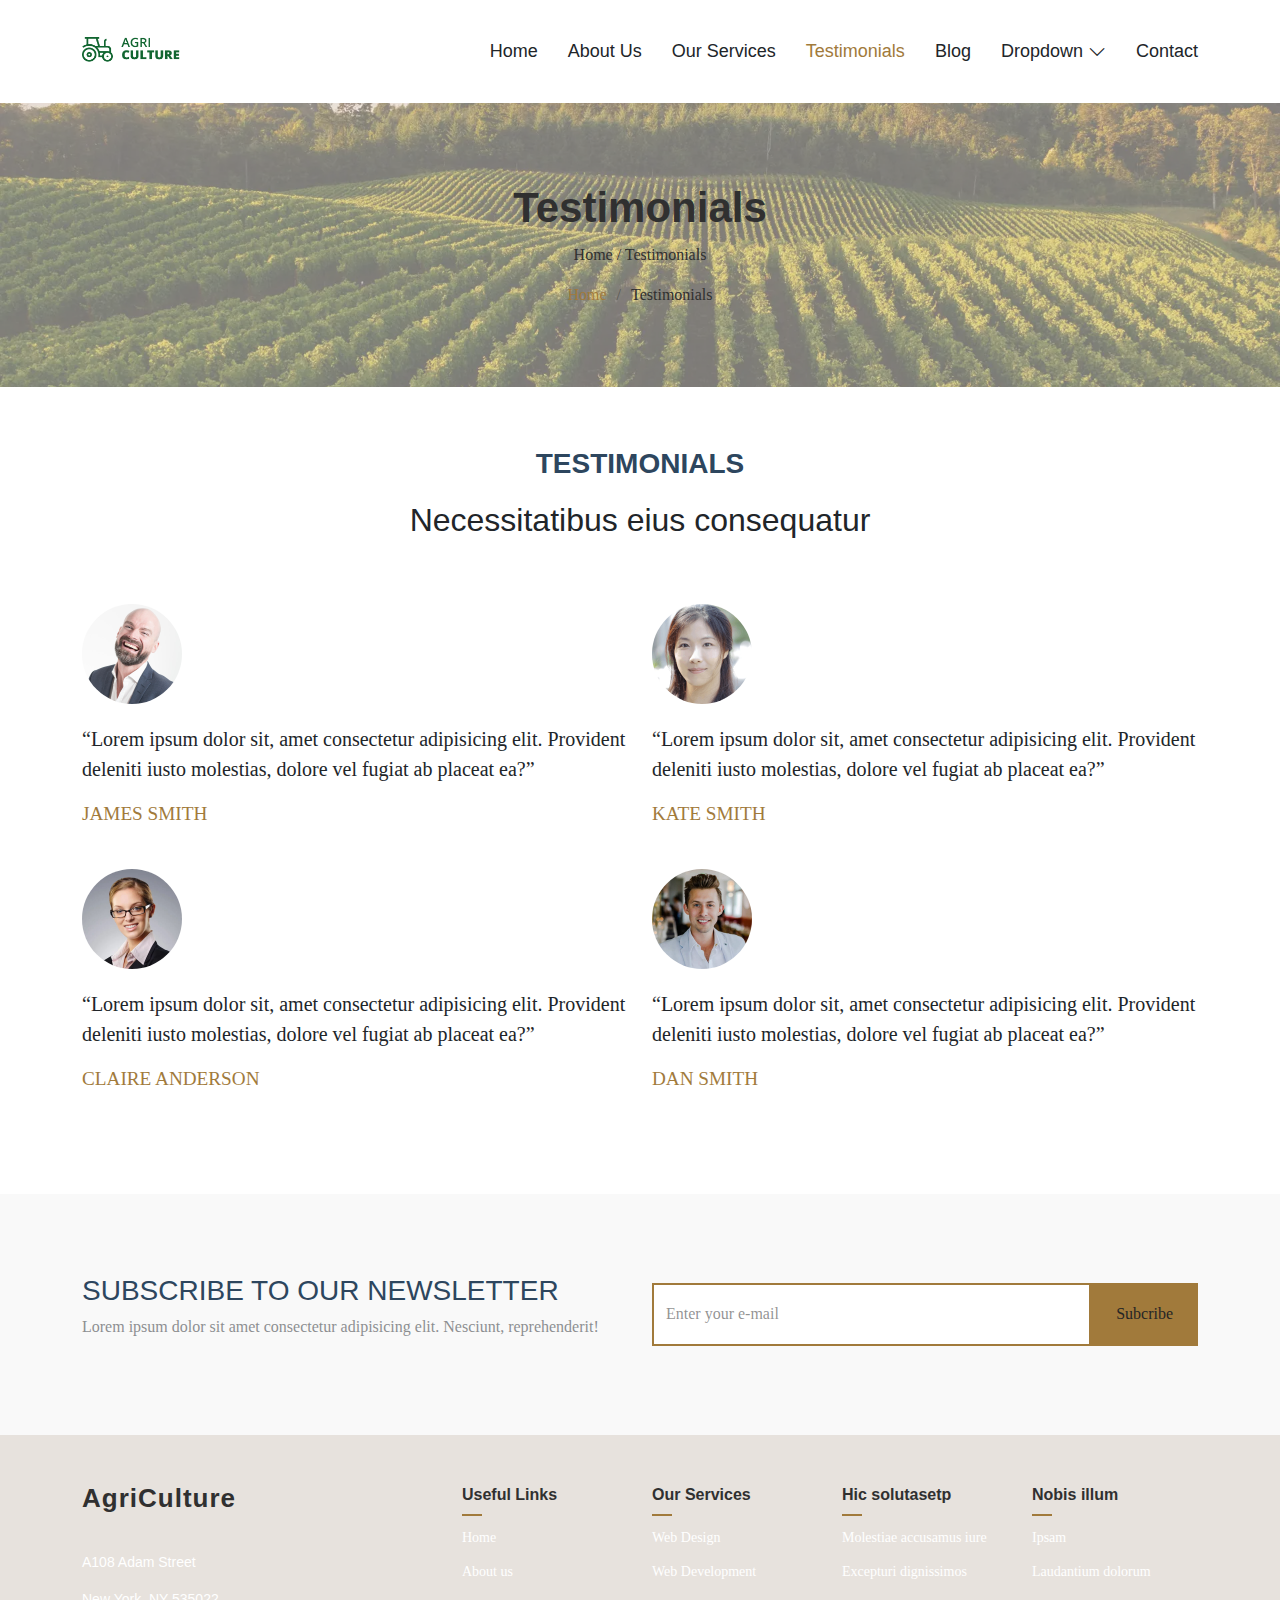
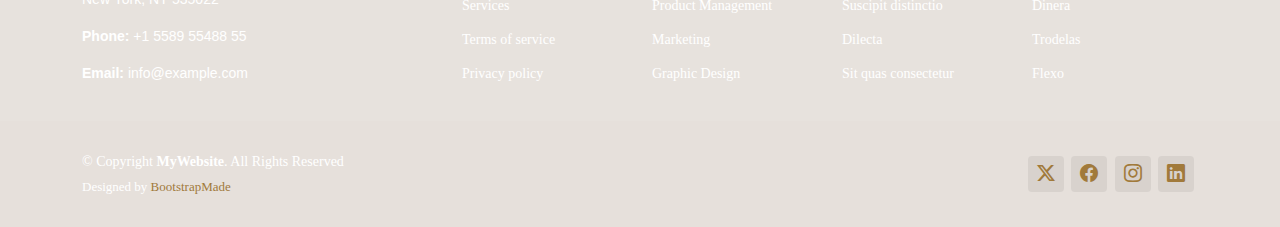
<file: testimonials.html>
<!DOCTYPE html>
<html lang="en">

<head>
  <meta charset="utf-8">
  <meta content="width=device-width, initial-scale=1.0" name="viewport">
  <title>Testimonials - AgriCulture Bootstrap Template</title>
  <meta name="description" content="">
  <meta name="keywords" content="">

  <!-- Favicons -->
  <link href="assets/img/favicon.png" rel="icon">
  <link href="assets/img/apple-touch-icon.png" rel="apple-touch-icon">

  <!-- Fonts -->
  <link href="https://fonts.googleapis.com" rel="preconnect">
  <link href="https://fonts.gstatic.com" rel="preconnect" crossorigin>
  <link href="https://fonts.googleapis.com/css2?family=Open+Sans:ital,wght@0,300;0,400;0,500;0,600;0,700;0,800;1,300;1,400;1,500;1,600;1,700;1,800&family=Marcellus:wght@400&display=swap" rel="stylesheet">

  <!-- Vendor CSS Files -->
  <link href="assets/vendor/bootstrap/css/bootstrap.min.css" rel="stylesheet">
  <link href="assets/vendor/bootstrap-icons/bootstrap-icons.css" rel="stylesheet">
  <link href="assets/vendor/aos/aos.css" rel="stylesheet">
  <link href="assets/vendor/swiper/swiper-bundle.min.css" rel="stylesheet">
  <link href="assets/vendor/glightbox/css/glightbox.min.css" rel="stylesheet">

  <!-- Main CSS File -->
  <link href="assets/css/main.css" rel="stylesheet">

  <!-- =======================================================
  * Template Name: AgriCulture
  * Template URL: https://bootstrapmade.com/agriculture-bootstrap-website-template/
  * Updated: Aug 07 2024 with Bootstrap v5.3.3
  * Author: BootstrapMade.com
  * License: https://bootstrapmade.com/license/
  ======================================================== -->
</head>

<body class="testimonials-page">

  <header id="header" class="header d-flex align-items-center position-relative">
    <div class="container-fluid container-xl position-relative d-flex align-items-center justify-content-between">

      <a href="index.html" class="logo d-flex align-items-center">
        <!-- Uncomment the line below if you also wish to use an image logo -->
        <img src="assets/img/logo.png" alt="AgriCulture">
        <!-- <h1 class="sitename">AgriCulture</h1>  -->
      </a>

      <nav id="navmenu" class="navmenu">
        <ul>
          <li><a href="index.html">Home</a></li>
          <li><a href="about.html">About Us</a></li>
          <li><a href="services.html">Our Services</a></li>
          <li><a href="testimonials.html" class="active">Testimonials</a></li>
          <li><a href="blog.html">Blog</a></li>
          <li class="dropdown"><a href="#"><span>Dropdown</span> <i class="bi bi-chevron-down toggle-dropdown"></i></a>
            <ul>
              <li><a href="#">Dropdown 1</a></li>
              <li class="dropdown"><a href="#"><span>Deep Dropdown</span> <i class="bi bi-chevron-down toggle-dropdown"></i></a>
                <ul>
                  <li><a href="#">Deep Dropdown 1</a></li>
                  <li><a href="#">Deep Dropdown 2</a></li>
                  <li><a href="#">Deep Dropdown 3</a></li>
                  <li><a href="#">Deep Dropdown 4</a></li>
                  <li><a href="#">Deep Dropdown 5</a></li>
                </ul>
              </li>
              <li><a href="#">Dropdown 2</a></li>
              <li><a href="#">Dropdown 3</a></li>
              <li><a href="#">Dropdown 4</a></li>
            </ul>
          </li>
          <li><a href="contact.html">Contact</a></li>
        </ul>
        <i class="mobile-nav-toggle d-xl-none bi bi-list"></i>
      </nav>

    </div>
  </header>

  <main class="main">

    <!-- Page Title -->
    <div class="page-title dark-background" data-aos="fade" style="background-image: url(assets/img/page-title-bg.webp);">
      <div class="container position-relative">
        <h1>Testimonials</h1>
        <p>
          Home
          /
          Testimonials
        </p>
        <nav class="breadcrumbs">
          <ol>
            <li><a href="index.html">Home</a></li>
            <li class="current">Testimonials</li>
          </ol>
        </nav>
      </div>
    </div><!-- End Page Title -->

    <!-- Testimonials Section -->
    <section class="testimonials-12 testimonials section" id="testimonials">
      <!-- Section Title -->
      <div class="container section-title" data-aos="fade-up">
        <h2>TESTIMONIALS</h2>
        <p>Necessitatibus eius consequatur</p>
      </div><!-- End Section Title -->

      <div class="testimonial-wrap">
        <div class="container">
          <div class="row">
            <div class="col-md-6 mb-4 mb-md-4">
              <div class="testimonial">
                <img src="assets/img/testimonials/testimonials-1.jpg" alt="Testimonial author">
                <blockquote>
                  <p>
                    “Lorem ipsum dolor sit, amet consectetur adipisicing
                    elit. Provident deleniti iusto molestias, dolore vel fugiat
                    ab placeat ea?”
                  </p>
                </blockquote>
                <p class="client-name">James Smith</p>
              </div>
            </div>
            <div class="col-md-6 mb-4 mb-md-4">
              <div class="testimonial">
                <img src="assets/img/testimonials/testimonials-2.jpg" alt="Testimonial author">
                <blockquote>
                  <p>
                    “Lorem ipsum dolor sit, amet consectetur adipisicing
                    elit. Provident deleniti iusto molestias, dolore vel fugiat
                    ab placeat ea?”
                  </p>
                </blockquote>
                <p class="client-name">Kate Smith</p>
              </div>
            </div>
            <div class="col-md-6 mb-4 mb-md-4">
              <div class="testimonial">
                <img src="assets/img/testimonials/testimonials-3.jpg" alt="Testimonial author">
                <blockquote>
                  <p>
                    “Lorem ipsum dolor sit, amet consectetur adipisicing
                    elit. Provident deleniti iusto molestias, dolore vel fugiat
                    ab placeat ea?”
                  </p>
                </blockquote>
                <p class="client-name">Claire Anderson</p>
              </div>
            </div>
            <div class="col-md-6 mb-4 mb-md-4">
              <div class="testimonial">
                <img src="assets/img/testimonials/testimonials-4.jpg" alt="Testimonial author">
                <blockquote>
                  <p>
                    “Lorem ipsum dolor sit, amet consectetur adipisicing
                    elit. Provident deleniti iusto molestias, dolore vel fugiat
                    ab placeat ea?”
                  </p>
                </blockquote>
                <p class="client-name">Dan Smith</p>
              </div>
            </div>
          </div>
        </div>
      </div>
    </section><!-- /Testimonials Section -->

    <!-- Call To Action Section -->
    <section id="call-to-action" class="call-to-action section light-background">

      <div class="content">
        <div class="container">
          <div class="row align-items-center">
            <div class="col-lg-6">
              <h3>Subscribe To Our Newsletter</h3>
              <p class="opacity-50">
                Lorem ipsum dolor sit amet consectetur adipisicing elit.
                Nesciunt, reprehenderit!
              </p>
            </div>
            <div class="col-lg-6">
              <form action="forms/newsletter.php" class="form-subscribe php-email-form">
                <div class="form-group d-flex align-items-stretch">
                  <input type="email" name="email" class="form-control h-100" placeholder="Enter your e-mail">
                  <input type="submit" class="btn btn-secondary px-4" value="Subcribe">
                </div>
                <div class="loading">Loading</div>
                <div class="error-message"></div>
                <div class="sent-message">
                  Your subscription request has been sent. Thank you!
                </div>
              </form>
            </div>
          </div>
        </div>
      </div>
    </section><!-- /Call To Action Section -->

  </main>

  <footer id="footer" class="footer dark-background">

    <div class="footer-top">
      <div class="container">
        <div class="row gy-4">
          <div class="col-lg-4 col-md-6 footer-about">
            <a href="index.html" class="logo d-flex align-items-center">
              <span class="sitename">AgriCulture</span>
            </a>
            <div class="footer-contact pt-3">
              <p>A108 Adam Street</p>
              <p>New York, NY 535022</p>
              <p class="mt-3"><strong>Phone:</strong> <span>+1 5589 55488 55</span></p>
              <p><strong>Email:</strong> <span>info@example.com</span></p>
            </div>
          </div>

          <div class="col-lg-2 col-md-3 footer-links">
            <h4>Useful Links</h4>
            <ul>
              <li><a href="#">Home</a></li>
              <li><a href="#">About us</a></li>
              <li><a href="#">Services</a></li>
              <li><a href="#">Terms of service</a></li>
              <li><a href="#">Privacy policy</a></li>
            </ul>
          </div>

          <div class="col-lg-2 col-md-3 footer-links">
            <h4>Our Services</h4>
            <ul>
              <li><a href="#">Web Design</a></li>
              <li><a href="#">Web Development</a></li>
              <li><a href="#">Product Management</a></li>
              <li><a href="#">Marketing</a></li>
              <li><a href="#">Graphic Design</a></li>
            </ul>
          </div>

          <div class="col-lg-2 col-md-3 footer-links">
            <h4>Hic solutasetp</h4>
            <ul>
              <li><a href="#">Molestiae accusamus iure</a></li>
              <li><a href="#">Excepturi dignissimos</a></li>
              <li><a href="#">Suscipit distinctio</a></li>
              <li><a href="#">Dilecta</a></li>
              <li><a href="#">Sit quas consectetur</a></li>
            </ul>
          </div>

          <div class="col-lg-2 col-md-3 footer-links">
            <h4>Nobis illum</h4>
            <ul>
              <li><a href="#">Ipsam</a></li>
              <li><a href="#">Laudantium dolorum</a></li>
              <li><a href="#">Dinera</a></li>
              <li><a href="#">Trodelas</a></li>
              <li><a href="#">Flexo</a></li>
            </ul>
          </div>

        </div>
      </div>
    </div>

    <div class="copyright text-center">
      <div class="container d-flex flex-column flex-lg-row justify-content-center justify-content-lg-between align-items-center">

        <div class="d-flex flex-column align-items-center align-items-lg-start">
          <div>
            © Copyright <strong><span>MyWebsite</span></strong>. All Rights Reserved
          </div>
          <div class="credits">
            <!-- All the links in the footer should remain intact. -->
            <!-- You can delete the links only if you purchased the pro version. -->
            <!-- Licensing information: https://bootstrapmade.com/license/ -->
            <!-- Purchase the pro version with working PHP/AJAX contact form: https://bootstrapmade.com/herobiz-bootstrap-business-template/ -->
            Designed by <a href="https://bootstrapmade.com/">BootstrapMade</a>
          </div>
        </div>

        <div class="social-links order-first order-lg-last mb-3 mb-lg-0">
          <a href=""><i class="bi bi-twitter-x"></i></a>
          <a href=""><i class="bi bi-facebook"></i></a>
          <a href=""><i class="bi bi-instagram"></i></a>
          <a href=""><i class="bi bi-linkedin"></i></a>
        </div>

      </div>
    </div>

  </footer>

  <!-- Scroll Top -->
  <a href="#" id="scroll-top" class="scroll-top d-flex align-items-center justify-content-center"><i class="bi bi-arrow-up-short"></i></a>

  <!-- Preloader -->
  <div id="preloader"></div>

  <!-- Vendor JS Files -->
  <script src="assets/vendor/bootstrap/js/bootstrap.bundle.min.js"></script>
  <script src="assets/vendor/php-email-form/validate.js"></script>
  <script src="assets/vendor/aos/aos.js"></script>
  <script src="assets/vendor/swiper/swiper-bundle.min.js"></script>
  <script src="assets/vendor/glightbox/js/glightbox.min.js"></script>

  <!-- Main JS File -->
  <script src="assets/js/main.js"></script>

</body>

</html>
</file>
<file: assets/css/main.css>
/**
* Template Name: AgriCulture
* Template URL: https://bootstrapmade.com/agriculture-bootstrap-website-template/
* Updated: Aug 07 2024 with Bootstrap v5.3.3
* Author: BootstrapMade.com
* License: https://bootstrapmade.com/license/
*/

/*--------------------------------------------------------------
# Font & Color Variables
# Help: https://bootstrapmade.com/color-system/
--------------------------------------------------------------*/
/* Fonts */
:root {
  --default-font: "Pretendard Variable","Noto Serif KR", serif;
  --heading-font: "Noto Serif KR",  sans-serif;
  --nav-font: "Pretendard Variable",  sans-serif;
}

:root { 
  --background-color: #ffffff;
  --default-color: #212529; /* Default color used for the majority of the text content across the entire website */
  --heading-color: #2d465e; /* Color for headings, subheadings and title throughout the website */
  --accent-color: #A17A3B; /* Accent color that represents your brand on the website. It's used for buttons, links, and other elements that need to stand out */
  --surface-color: #ffffff; /* The surface color is used as a background of boxed elements within sections, such as cards, icon boxes, or other elements that require a visual separation from the global background. */
  --contrast-color: #252525; /* Contrast color for text, ensuring readability against backgrounds of accent, heading, or default colors. */
}

:root {
  --nav-color: #212529;  /* The default color of the main navmenu links */
  --nav-hover-color: #A17A3B; /* Applied to main navmenu links when they are hovered over or active */
  --nav-mobile-background-color: #ffffff; /* Used as the background color for mobile navigation menu */
  --nav-dropdown-background-color: #ffffff; /* Used as the background color for dropdown items that appear when hovering over primary navigation items */
  --nav-dropdown-color: #212529; /* Used for navigation links of the dropdown items in the navigation menu. */
  --nav-dropdown-hover-color: #A17A3B; /* Similar to --nav-hover-color, this color is applied to dropdown navigation links when they are hovered over. */
}

.light-background {
  --background-color: #f9f9f9;
  --surface-color: #ffffff;
}

.dark-background {
  --background-color: #e6e0db;
  --default-color: #303030;
  --heading-color: #303030;
  --accent-color: #A17A3B;
  --surface-color: #252525;
  --contrast-color: #252525;
}

/* Smooth scroll */
:root {
  scroll-behavior: smooth;
}

/*--------------------------------------------------------------
# General Styling & Shared Classes
--------------------------------------------------------------*/
body {
  color: var(--default-color);
  background-color: var(--background-color);
  font-family: var(--default-font);
}

a {
  color: var(--accent-color);
  text-decoration: none;
  transition: 0.3s;
}

a:hover {
  color: color-mix(in srgb, var(--accent-color), transparent 25%);
  text-decoration: none;
  font-weight: bold !important;
}

h1,
h2,
h3,
h4,
h5,
h6 {
  color: var(--heading-color);
  font-family: var(--heading-font);
}

/* PHP Email Form Messages
------------------------------*/
.php-email-form .error-message {
  display: none;
  background: #df1529;
  color: #ffffff;
  text-align: left;
  padding: 15px;
  margin-bottom: 24px;
  font-weight: 600;
}

.php-email-form .sent-message {
  display: none;
  color: #ffffff;
  background: #059652;
  text-align: center;
  padding: 15px;
  margin-bottom: 24px;
  font-weight: 600;
}

.php-email-form .loading {
  display: none;
  background: var(--surface-color);
  text-align: center;
  padding: 15px;
  margin-bottom: 24px;
}

.php-email-form .loading:before {
  content: "";
  display: inline-block;
  border-radius: 50%;
  width: 24px;
  height: 24px;
  margin: 0 10px -6px 0;
  border: 3px solid var(--accent-color);
  border-top-color: var(--surface-color);
  animation: php-email-form-loading 1s linear infinite;
}

@keyframes php-email-form-loading {
  0% {
    transform: rotate(0deg);
  }

  100% {
    transform: rotate(360deg);
  }
}

/* Pulsating Play Button
------------------------------*/
.pulsating-play-btn {
  width: 94px;
  height: 94px;
  background: radial-gradient(var(--accent-color) 50%, color-mix(in srgb, var(--accent-color), transparent 75%) 52%);
  border-radius: 50%;
  display: block;
  position: relative;
  overflow: hidden;
}

.pulsating-play-btn:before {
  content: "";
  position: absolute;
  width: 120px;
  height: 120px;
  animation-delay: 0s;
  animation: pulsate-play-btn 2s;
  animation-direction: forwards;
  animation-iteration-count: infinite;
  animation-timing-function: steps;
  opacity: 1;
  border-radius: 50%;
  border: 5px solid color-mix(in srgb, var(--accent-color), transparent 30%);
  top: -15%;
  left: -15%;
  background: rgba(198, 16, 0, 0);
}

.pulsating-play-btn:after {
  content: "";
  position: absolute;
  left: 50%;
  top: 50%;
  transform: translateX(-40%) translateY(-50%);
  width: 0;
  height: 0;
  border-top: 10px solid transparent;
  border-bottom: 10px solid transparent;
  border-left: 15px solid #fff;
  z-index: 100;
  transition: all 400ms cubic-bezier(0.55, 0.055, 0.675, 0.19);
}

.pulsating-play-btn:hover:before {
  content: "";
  position: absolute;
  left: 50%;
  top: 50%;
  transform: translateX(-40%) translateY(-50%);
  width: 0;
  height: 0;
  border: none;
  border-top: 10px solid transparent;
  border-bottom: 10px solid transparent;
  border-left: 15px solid #fff;
  z-index: 200;
  animation: none;
  border-radius: 0;
}

.pulsating-play-btn:hover:after {
  border-left: 15px solid var(--accent-color);
  transform: scale(20);
}

@keyframes pulsate-play-btn {
  0% {
    transform: scale(0.6, 0.6);
    opacity: 1;
  }

  100% {
    transform: scale(1, 1);
    opacity: 0;
  }
}

/*--------------------------------------------------------------
# Global Header
--------------------------------------------------------------*/
.header {
  color: var(--default-color);
  background-color: transparent;
  transition: var(--background-color) 0.3s;
  padding: 20px 0;
  transition: all 0.5s;
  z-index: 997;
  position: fixed;
}

.header.scrolled {
  background-color: rgba(255, 255, 255, 1);
}

.header .logo {
  line-height: 1;
}

.header .logo img {
  max-height: 32px;
  margin-right: 8px;
}

.header .logo h1 {
  font-size: 30px;
  margin: 0;
  font-weight: 700;
  color: var(--heading-color);
}

.scrolled .header {
  box-shadow: 0px 0 18px color-mix(in srgb, var(--default-color), transparent 85%);
}

/*--------------------------------------------------------------
# Navigation Menu
--------------------------------------------------------------*/
/* Navmenu - Desktop */
@media (min-width: 1200px) {
  .navmenu {
    padding: 0;
  }

  .navmenu ul {
    margin: 0;
    padding: 0;
    display: flex;
    list-style: none;
    align-items: center;
    justify-content: flex-end;
  }

  .navmenu li {
    position: relative;
  }

  .navmenu a,
  .navmenu a:focus {
    color: var(--nav-color);
    padding: 18px 15px;
    font-size: 18px;
    font-family: var(--nav-font);
    font-weight: 400;
    display: flex;
    align-items: center;
    justify-content: space-between;
    white-space: nowrap;
    transition: 0.3s;
  }

  .navmenu a i,
  .navmenu a:focus i {
    font-size: 18px;
    line-height: 0;
    margin-left: 5px;
    transition: 0.3s;
  }

  .navmenu li:last-child a {
    padding-right: 0;
  }

  .navmenu li:hover>a,
  .navmenu .active,
  .navmenu .active:focus {
    color: var(--nav-hover-color);
  }

  .navmenu .dropdown ul {
    margin: 0;
    padding: 10px 0;
    background: var(--nav-dropdown-background-color);
    display: block;
    position: absolute;
    visibility: hidden;
    left: 14px;
    top: 130%;
    opacity: 0;
    transition: 0.3s;
    border-radius: 4px;
    z-index: 99;
    box-shadow: 0px 0px 30px color-mix(in srgb, var(--default-color), transparent 85%);
  }

  .navmenu .dropdown ul li {
    min-width: 200px;
  }

  .navmenu .dropdown ul a {
    padding: 10px 20px;
    font-size: 15px;
    text-transform: none;
    color: var(--nav-dropdown-color);
  }

  .navmenu .dropdown ul a i {
    font-size: 12px;
  }

  .navmenu .dropdown ul a:hover,
  .navmenu .dropdown ul .active:hover,
  .navmenu .dropdown ul li:hover>a {
    color: var(--nav-dropdown-hover-color);
  }

  .navmenu .dropdown:hover>ul {
    opacity: 1;
    top: 100%;
    visibility: visible;
  }

  .navmenu .dropdown .dropdown ul {
    top: 0;
    left: -90%;
    visibility: hidden;
  }

  .navmenu .dropdown .dropdown:hover>ul {
    opacity: 1;
    top: 0;
    left: -100%;
    visibility: visible;
  }
}

/* Navmenu - Mobile */
@media (max-width: 1199px) {
  .mobile-nav-toggle {
    color: var(--nav-color);
    font-size: 28px;
    line-height: 0;
    margin-right: 10px;
    cursor: pointer;
    transition: color 0.3s;
  }

  .navmenu {
    padding: 0;
    z-index: 9997;
  }

  .navmenu ul {
    display: none;
    list-style: none;
    position: absolute;
    inset: 60px 20px 20px 20px;
    padding: 10px 0;
    margin: 0;
    border-radius: 6px;
    background-color: var(--nav-mobile-background-color);
    overflow-y: auto;
    transition: 0.3s;
    z-index: 9998;
    box-shadow: 0px 0px 30px color-mix(in srgb, var(--default-color), transparent 90%);
  }

  .navmenu a,
  .navmenu a:focus {
    color: var(--nav-dropdown-color);
    padding: 10px 20px;
    font-family: var(--nav-font);
    font-size: 17px;
    font-weight: 500;
    display: flex;
    align-items: center;
    justify-content: space-between;
    white-space: nowrap;
    transition: 0.3s;
  }

  .navmenu a i,
  .navmenu a:focus i {
    font-size: 12px;
    line-height: 0;
    margin-left: 5px;
    width: 30px;
    height: 30px;
    display: flex;
    align-items: center;
    justify-content: center;
    border-radius: 50%;
    transition: 0.3s;
    background-color: color-mix(in srgb, var(--accent-color), transparent 90%);
  }

  .navmenu a i:hover,
  .navmenu a:focus i:hover {
    background-color: var(--accent-color);
    color: var(--contrast-color);
  }

  .navmenu a:hover,
  .navmenu .active,
  .navmenu .active:focus {
    color: var(--nav-dropdown-hover-color);
  }

  .navmenu .active i,
  .navmenu .active:focus i {
    background-color: var(--accent-color);
    color: var(--contrast-color);
    transform: rotate(180deg);
  }

  .navmenu .dropdown ul {
    position: static;
    display: none;
    z-index: 99;
    padding: 10px 0;
    margin: 10px 20px;
    background-color: var(--nav-dropdown-background-color);
    border: 1px solid color-mix(in srgb, var(--default-color), transparent 90%);
    box-shadow: none;
    transition: all 0.5s ease-in-out;
  }

  .navmenu .dropdown ul ul {
    background-color: rgba(33, 37, 41, 0.1);
  }

  .navmenu .dropdown>.dropdown-active {
    display: block;
    background-color: rgba(33, 37, 41, 0.03);
  }

  .mobile-nav-active {
    overflow: hidden;
  }

  .mobile-nav-active .mobile-nav-toggle {
    color: #fff;
    position: absolute;
    font-size: 32px;
    top: 15px;
    right: 15px;
    margin-right: 0;
    z-index: 9999;
  }

  .mobile-nav-active .navmenu {
    position: fixed;
    overflow: hidden;
    inset: 0;
    background: rgba(33, 37, 41, 0.8);
    transition: 0.3s;
  }

  .mobile-nav-active .navmenu>ul {
    display: block;
  }
}

/*--------------------------------------------------------------
# Global Footer
--------------------------------------------------------------*/
.footer {
  color: #fff;
  background-color: var(--background-color);
  font-size: 14px;
  position: relative;
}

.footer .footer-top {
  background-color: color-mix(in srgb, var(--background-color), white 5%);
  padding-top: 50px;
}

.footer .footer-about .logo {
  line-height: 1;
  margin-bottom: 25px;
}

.footer .footer-about .logo img {
  max-height: 40px;
  margin-right: 6px;
}

.footer .footer-about .logo span {
  color: var(--heading-color);
  font-family: var(--heading-font);
  font-size: 26px;
  font-weight: 700;
  letter-spacing: 1px;
}

.footer .footer-about p {
  font-size: 14px;
  font-family: var(--heading-font);
}

.footer h4 {
  font-size: 16px;
  font-weight: 600;
  position: relative;
  padding-bottom: 12px;
  margin-bottom: 15px;
}

.footer h4::after {
  content: "";
  position: absolute;
  display: block;
  width: 20px;
  height: 2px;
  background: var(--accent-color);
  bottom: 0;
  left: 0;
}

.footer .footer-links {
  margin-bottom: 30px;
}

.footer .footer-links ul {
  list-style: none;
  padding: 0;
  margin: 0;
}

.footer .footer-links ul i {
  padding-right: 2px;
  font-size: 12px;
  line-height: 0;
}

.footer .footer-links ul li {
  padding: 10px 0;
  display: flex;
  align-items: center;
}

.footer .footer-links ul li:first-child {
  padding-top: 0;
}

.footer .footer-links ul a {
  color: #fff;
  display: inline-block;
  line-height: 1;
}

.footer .footer-links ul a:hover {
  color: var(--accent-color);
}

.footer .ft-info p {
  margin-bottom: 5px;
}

.footer .copyright {
  padding: 30px 0;
}

.footer .copyright p {
  margin-bottom: 0;
}

.footer .credits {
  margin-top: 5px;
  font-size: 13px;
}

.footer .social-links a {
  font-size: 18px;
  display: inline-block;
  background: color-mix(in srgb, var(--default-color), transparent 92%);
  color: var(--accent-color);
  line-height: 1;
  padding: 8px 0;
  margin-right: 4px;
  border-radius: 4px;
  text-align: center;
  width: 36px;
  height: 36px;
  transition: 0.3s;
}

.footer .social-links a:hover {
  color: var(--contrast-color);
  background: var(--accent-color);
  text-decoration: none;
}

/*--------------------------------------------------------------
# Preloader
--------------------------------------------------------------*/
#preloader {
  position: fixed;
  inset: 0;
  z-index: 999999;
  overflow: hidden;
  background: var(--background-color);
  transition: all 0.6s ease-out;
}

#preloader:before {
  content: "";
  position: fixed;
  top: calc(50% - 30px);
  left: calc(50% - 30px);
  border: 6px solid #ffffff;
  border-color: var(--accent-color) transparent var(--accent-color) transparent;
  border-radius: 50%;
  width: 60px;
  height: 60px;
  animation: animate-preloader 1.5s linear infinite;
}

@keyframes animate-preloader {
  0% {
    transform: rotate(0deg);
  }

  100% {
    transform: rotate(360deg);
  }
}

/*--------------------------------------------------------------
# Scroll Top Button
--------------------------------------------------------------*/
.scroll-top {
  position: fixed;
  visibility: hidden;
  opacity: 0;
  right: 15px;
  bottom: 15px;
  z-index: 99999;
  background-color: var(--accent-color);
  width: 40px;
  height: 40px;
  border-radius: 4px;
  transition: all 0.4s;
}

.scroll-top i {
  font-size: 24px;
  color: var(--contrast-color);
  line-height: 0;
}

.scroll-top:hover {
  background-color: color-mix(in srgb, var(--accent-color), transparent 20%);
  color: var(--contrast-color);
}

.scroll-top.active {
  visibility: visible;
  opacity: 1;
}

/*--------------------------------------------------------------
# Disable aos animation delay on mobile devices
--------------------------------------------------------------*/
@media screen and (max-width: 768px) {
  [data-aos-delay] {
    transition-delay: 0 !important;
  }
}

/*--------------------------------------------------------------
# Global Page Titles & Breadcrumbs
--------------------------------------------------------------*/
.page-title {
  color: var(--default-color);
  background-color: var(--background-color);
  background-size: cover;
  background-position: center;
  background-repeat: no-repeat;
  padding: 80px 0;
  text-align: center;
  position: relative;
}

.page-title:before {
  content: "";
  background-color: color-mix(in srgb, var(--background-color), transparent 50%);
  position: absolute;
  inset: 0;
}

.page-title h1 {
  font-size: 42px;
  font-weight: 700;
  margin-bottom: 10px;
}

.page-title .breadcrumbs ol {
  display: flex;
  flex-wrap: wrap;
  list-style: none;
  justify-content: center;
  padding: 0;
  margin: 0;
  font-size: 16px;
  font-weight: 400;
}

.page-title .breadcrumbs ol li+li {
  padding-left: 10px;
}

.page-title .breadcrumbs ol li+li::before {
  content: "/";
  display: inline-block;
  padding-right: 10px;
  color: color-mix(in srgb, var(--default-color), transparent 50%);
}

/*--------------------------------------------------------------
# Global Sections
--------------------------------------------------------------*/
section,
.section {
  color: var(--default-color);
  background-color: var(--background-color);
  padding: 60px 0;
  scroll-margin-top: 100px;
  overflow: clip;
}

@media (max-width: 1199px) {

  section,
  .section {
    scroll-margin-top: 66px;
  }
}

/*--------------------------------------------------------------
# Global Section Titles
--------------------------------------------------------------*/
.section-title {
  text-align: center;
  padding-bottom: 60px;
  position: relative;
}

.section-title h2 {
  font-size: 28px;
  font-weight: 700;
  margin-bottom: 15px;
}

.section-title p {
  margin-bottom: 0;
  font-family: var(--heading-font);
  font-size: 32px;
}

/*--------------------------------------------------------------
# Hero Section
--------------------------------------------------------------*/
.hero {
  padding: 0;
}

.hero .carousel {
  width: 100%;
  min-height: calc(100vh - 100px);
  padding: 0;
  margin: 0;
  background-color: var(--background-color);
  position: relative;
}

.hero img {
  position: absolute;
  inset: 0;
  display: block;
  width: 100%;
  height: 100%;
  object-fit: cover;
  z-index: 1;
}

.hero .carousel-item {
  position: absolute;
  inset: 0;
  background-size: cover;
  background-position: center;
  background-repeat: no-repeat;
  overflow: hidden;
}

.hero .carousel-item:before {
  content: "";
  /* background: color-mix(in srgb, var(--background-color), transparent 60%); */
  position: absolute;
  inset: 0;
  z-index: 2;
}

.hero .carousel-container {
  position: absolute;
  inset: 90px 64px 64px 64px;
  display: flex;
  justify-content: center;
  /* align-items: center; */
  flex-direction: column;
  z-index: 3;
}

.hero h2 {
  margin-bottom: 30px;
  font-size: 72px;
  font-weight: 700;
  animation: fadeInDown 1s both;
}

@media (max-width: 768px) {
  .hero h2 {
    font-size: 30px;
  }
}

.hero p {
  animation: fadeInDown 1s both 0.2s;
  font-size: 24px;
  margin-bottom: 0.5rem !important;
}

@media (min-width: 1024px) {

  .hero h2,
  .hero p {
    /* max-width: 60%; */
  }
}

.hero .btn-get-started {
  color: var(--contrast-color);
  background: var(--accent-color);
  font-family: var(--heading-font);
  font-weight: 500;
  font-size: 15px;
  letter-spacing: 1px;
  display: inline-block;
  padding: 8px 32px;
  border-radius: 50px;
  transition: 0.5s;
  margin: 10px;
  animation: fadeInUp 1s both 0.4s;
}

.hero .btn-get-started:hover {
  background: color-mix(in srgb, var(--accent-color), transparent 20%);
}

.hero .carousel-control-prev,
.hero .carousel-control-next {
  width: 10%;
  transition: 0.3s;
  opacity: 0.5;
}

.hero .carousel-control-prev:focus,
.hero .carousel-control-next:focus {
  opacity: 0.5;
}

.hero .carousel-control-prev:hover,
.hero .carousel-control-next:hover {
  opacity: 0.9;
}

@media (min-width: 1024px) {

  .hero .carousel-control-prev,
  .hero .carousel-control-next {
    width: 5%;
  }
}

.hero .carousel-control-next-icon,
.hero .carousel-control-prev-icon {
 
  font-size: 32px;
  line-height: 1;
}

.carousel-control-prev-icon {
  background-image: url("data:image/svg+xml,<svg xmlns='http://www.w3.org/2000/svg' viewBox='0 0 16 16' fill='#fff'><path d='M11.354 1.646a.5.5 0 0 1 0 .708L5.707 8l5.647 5.646a.5.5 0 0 1-.708.708l-6-6a.5.5 0 0 1 0-.708l6-6a.5.5 0 0 1 .708 0z'/></svg>");
}

.hero .carousel-indicators {
  list-style: none;
}

.hero .carousel-indicators li {
  cursor: pointer;
}

@keyframes fadeInUp {
  from {
    opacity: 0;
    transform: translate3d(0, 100%, 0);
  }

  to {
    opacity: 1;
    transform: translate3d(0, 0, 0);
  }
}

@keyframes fadeInDown {
  from {
    opacity: 0;
    transform: translate3d(0, -100%, 0);
  }

  to {
    opacity: 1;
    transform: translate3d(0, 0, 0);
  }
}

/*--------------------------------------------------------------
# Services Section
--------------------------------------------------------------*/
.services .section-title h2 {
  color: var(--accent-color);
  font-size: 20px;
}

.services .content .service-item {
  background-color: var(--surface-color);
  padding: 20px 30px;
  border-top: 1px solid color-mix(in srgb, var(--default-color), transparent 90%);
  border-left: 1px solid color-mix(in srgb, var(--default-color), transparent 90%);
  position: relative;
}

.services .content .service-item .number {
  position: absolute;
  right: 10px;
  top: 10px;
  font-weight: 400;
  color: color-mix(in srgb, var(--default-color), transparent 80%);
}

.services .content .service-item .service-item-icon {
  position: relative;
  margin-bottom: 20px;
  color: var(--accent-color);
}

.services .content .service-item .service-item-icon img {
  width: 50px;
}

.services .content .service-item .service-item-icon:before {
  position: absolute;
  content: "";
  transform: rotate(45deg);
  z-index: -1;
  left: -20px;
  border-top: 40px solid transparent;
  border-bottom: 40px solid transparent;
  border-right: 40px solid var(--accent-color);
  display: none;
}

.services .content .service-item .service-item-icon>span {
  color: var(--default-color);
  font-size: 4rem;
}

.services .content .service-item .service-item-content .service-heading {
  font-size: 20px;
  color: var(--default-color);
  font-weight: 400;
}

.services .content .service-item .service-item-content p {
  font-size: 15px;
}

@media (min-width: 769px) {
  .services .content [class^=col-]:nth-child(4n+4) .service-item {
    border-right: 1px solid color-mix(in srgb, var(--default-color), transparent 90%);
  }

  .services .content [class^=col-]:nth-last-child(-n+4) .service-item {
    border-bottom: 1px solid color-mix(in srgb, var(--default-color), transparent 90%);
  }
}

@media (max-width: 768px) {
  .services .content [class^=col-]:nth-child(2n+2) .service-item {
    border-right: 1px solid color-mix(in srgb, var(--default-color), transparent 90%);
  }

  .services .content [class^=col-]:last-child .service-item,
  .services .content [class^=col-]:nth-last-child(2) .service-item {
    border-bottom: 1px solid color-mix(in srgb, var(--default-color), transparent 90%);
  }
}

@media (max-width: 576px) {
  .services .content [class^=col-] .service-item {
    border: 1px solid color-mix(in srgb, var(--default-color), transparent 90%);
    margin-bottom: 10px;
  }
}

/*--------------------------------------------------------------
# About Section
--------------------------------------------------------------*/
.about .section-title {
  margin-bottom: 60px;
}

.img-container {
  display: flex;
  flex-direction: column;
  align-items: flex-end; /* 가로 방향 오른쪽 정렬 */
  text-align: right; /* 텍스트 오른쪽 정렬 */
  margin-right: 5rem; /* 오른쪽에 여백 추가 */
}

.img-container img {
  margin-bottom: 10px; /* 이미지와 텍스트 사이 간격 */
}

.about .content {
  background: #e6e0db;
  color: var(--contrast-color);
  padding: 5rem 0;
}

.about .img-overlap {
  max-width: 100%;  /* 부모 컨테이너를 넘어가지 않도록 제한 */
  width: auto;      /* 이미지가 자신의 본래 크기를 유지 */
  height: auto;     /* 비율을 유지하면서 크기 조정 */
}

.about .img-rel {
  position: relative;
}

.about .img-text {
  position: absolute;
  bottom: 5%; /* 이미지 하단 위에 위치 */
  left: 10%;
  transform: translateX(0%);
  z-index: 10; /* 이미지 위에 오도록 */
  font-size: 24px;
}

.about .content-title {
  width: auto;
  white-space: nowrap;
  color: var(--contrast-color);
  font-weight: 300;
  text-align: left;
}

.about .content-title strong {
  font-weight: 700;
}

.about .introduce {
  color: var(--contrast-color);
  left: 50%;
  transform: translateX(0%);
  text-align: right;
  font-size: 24px;
  font-weight: 700;
  margin-top: 2rem;
}

.about p {
  color: var(--contrast-color);
}

.about .about-text {
  margin-top: 0.7rem;
}

.about .content-subtitle {
  font-weight: 500;
  color: var(--contrast-color);
  text-transform: uppercase;
  font-size: 1.3rem;
  margin-bottom: 1rem;
}

.about .carousel-indicators {
  list-style: none;
}

/*--------------------------------------------------------------
# Services 2 Section
--------------------------------------------------------------*/
.services-2 {
  overflow: visible;
  margin-bottom: 200px;
}

.services-2 .section-title {
  text-align: left;
}

.services-2 .section-title h2 {
  color: color-mix(in srgb, var(--contrast-color), transparent 50%);
  text-transform: uppercase;
  font-size: 20px;
}

.services-2 .section-title p {
  color: var(--contrast-color);
}

.services-2 .services-carousel-wrap {
  position: relative;
  margin-bottom: -200px;
}

.services-2 .swiper-wrapper {
  height: auto;
}

.services-2 .service-item {
  position: relative;
  overflow: hidden;
}

.services-2 .service-item:before {
  content: "";
  background-color: color-mix(in srgb, var(--background-color), transparent 50%);
  top: 0;
  left: 0;
  right: 0;
  bottom: 0;
  position: absolute;
  opacity: 0;
  visibility: hidden;
  z-index: 1;
  transition: 0.3s all ease;
}

.services-2 .service-item img {
  transition: 0.5s all ease;
  transform: scale(1);
}

.services-2 .service-item .service-item-contents {
  z-index: 9;
  position: absolute;
  bottom: 20px;
  left: 20px;
  right: 20px;
  transition: 0.3s all ease;
  transform: translateY(100%);
  opacity: 0;
  visibility: hidden;
}

.services-2 .service-item .service-item-contents .service-item-category {
  color: var(--accent-color);
  text-transform: uppercase;
}

.services-2 .service-item .service-item-contents .service-item-title {
  color: var(--contrast-color);
  margin-bottom: 0;
}

.services-2 .service-item:hover:before {
  opacity: 1;
  visibility: visible;
}

.services-2 .service-item:hover .service-item-contents {
  transform: translateY(0%);
  opacity: 1;
  visibility: visible;
}

.services-2 .service-item:hover img {
  transform: scale(1.2);
}

.services-2 .navigation-prev,
.services-2 .navigation-next {
  position: absolute;
  top: 50%;
  transform: translateY(-50%);
  z-index: 9;
  width: 46px;
  height: 46px;
  background: var(--contrast-color);
  background-color: none;
  border: none;
  transition: 0.3s all ease;
}

.services-2 .navigation-prev i,
.services-2 .navigation-next i {
  font-size: 2rem;
}

.services-2 .navigation-prev:hover,
.services-2 .navigation-next:hover {
  background-color: var(--accent-color);
  color: var(--contrast-color);
}

.services-2 .navigation-prev {
  left: 10px;
}

.services-2 .navigation-next {
  right: 10px;
}

.services-2 .swiper {
  padding-bottom: 50px;
}

.services-2 .swiper-pagination {
  bottom: 0px;
}

.services-2 .swiper-pagination .swiper-pagination-bullet {
  border-radius: 0;
  width: 20px;
  height: 4px;
  background-color: color-mix(in srgb, var(--background-color), transparent 80%) !important;
  opacity: 1;
}

.services-2 .swiper-pagination .swiper-pagination-bullet-active {
  background-color: var(--accent-color) !important;
}

/*--------------------------------------------------------------
# Testimonials Section
--------------------------------------------------------------*/
.testimonials .testimonial img {
  width: 100px;
  height: 100px;
  border-radius: 50%;
  margin-bottom: 20px;
}

.testimonials .testimonial blockquote p {
  font-size: 20px;
  color: var(--default-color);
  font-weight: 500;
}

.testimonials .testimonial .client-name {
  text-transform: uppercase;
  font-size: 1.2rem;
  color: var(--accent-color);
}

/*--------------------------------------------------------------
# Recent Posts Section
--------------------------------------------------------------*/
.recent-posts .post-item {
  background: var(--surface-color);
  box-shadow: 0px 2px 20px rgba(0, 0, 0, 0.1);
  transition: 0.3s;
}

.recent-posts .post-item .post-img img {
  transition: 0.5s;
}

.recent-posts .post-item .post-date {
  position: absolute;
  right: 0;
  bottom: 0;
  background-color: var(--accent-color);
  color: var(--contrast-color);
  text-transform: uppercase;
  font-size: 13px;
  padding: 6px 12px;
  font-weight: 500;
}

.recent-posts .post-item .post-content {
  padding: 30px;
}

.recent-posts .post-item .post-title {
  color: var(--heading-color);
  font-size: 20px;
  font-weight: 700;
  transition: 0.3s;
  margin-bottom: 15px;
}

.recent-posts .post-item .meta i {
  font-size: 16px;
  color: var(--accent-color);
}

.recent-posts .post-item .meta span {
  font-size: 15px;
  color: color-mix(in srgb, var(--default-color), transparent 50%);
}

.recent-posts .post-item hr {
  color: color-mix(in srgb, var(--default-color), transparent 80%);
  margin: 20px 0;
}

.recent-posts .post-item .readmore {
  display: flex;
  align-items: center;
  font-weight: 600;
  line-height: 1;
  transition: 0.3s;
  color: color-mix(in srgb, var(--default-color), transparent 40%);
}

.recent-posts .post-item .readmore i {
  line-height: 0;
  margin-left: 6px;
  font-size: 16px;
}

.recent-posts .post-item:hover .post-title,
.recent-posts .post-item:hover .readmore {
  color: var(--accent-color);
}

.recent-posts .post-item:hover .post-img img {
  transform: scale(1.1);
}

/*--------------------------------------------------------------
# Call To Action Section
--------------------------------------------------------------*/
.call-to-action .content {
  padding: 20px 0;
}

.call-to-action .content h3 {
  font-weight: 300;
  text-transform: uppercase;
}

.call-to-action .content .form-subscribe .form-control {
  border: 2px solid var(--accent-color);
  background: var(--surface-color);
  border-radius: 0;
}

.call-to-action .content .form-subscribe input[type=email] {
  height: 63px !important;
  color: var(--default-color);
}

.call-to-action .content .form-subscribe input[type=email]:focus {
  box-shadow: none;
}

.call-to-action .content .form-subscribe input[type=email]::placeholder {
  color: color-mix(in srgb, var(--contrast-color), transparent 50%);
}

.call-to-action .content .loading,
.call-to-action .content .error-message,
.call-to-action .content .sent-message {
  margin-top: 15px;
}

.call-to-action .content .btn {
  color: var(--contrast-color);
  background-color: var(--accent-color);
  border: 1px solid var(--accent-color);
  border-radius: 0;
}

.call-to-action .content .btn:hover,
.call-to-action .content .btn:active,
.call-to-action .content .btn:focus {
  box-shadow: none;
  outline: none;
  background-color: var(--contrast-color);
  border: 1px solid var(--contrrast-color);
}

/*--------------------------------------------------------------
# About 3 Section
--------------------------------------------------------------*/
.about-3 .content-title {
  color: var(--accent-color);
  margin-bottom: 30px;
}

.about-3 .btn-cta {
  text-transform: uppercase;
  font-size: 14px;
  padding-top: 20px;
  padding-bottom: 20px;
  padding-left: 30px;
  padding-right: 30px;
  background-color: var(--accent-color);
  color: var(--contrast-color);
  border-radius: 6px;
}

.about-3 .list-check {
  margin-bottom: 50px;
}

.about-3 .list-check li {
  display: block;
  padding-left: 30px;
  position: relative;
}

.about-3 .list-check li:before {
  content: "\f26e";
  display: inline-block;
  font-family: "bootstrap-icons" !important;
  font-style: normal;
  font-weight: normal !important;
  font-variant: normal;
  text-transform: none;
  line-height: 1;
  vertical-align: -0.125em;
  -webkit-font-smoothing: antialiased;
  position: absolute;
  top: 0.1rem;
  font-size: 20px;
  left: 0;
  color: var(--accent-color);
}

.about-3 .pulsating-play-btn {
  position: absolute;
  left: calc(50% - 47px);
  top: calc(50% - 47px);
}

/*--------------------------------------------------------------
# Team Section
--------------------------------------------------------------*/
.team .person {
  position: relative;
}

.team .person figure {
  margin-bottom: 0;
  padding-bottom: 0;
  position: relative;
  overflow: hidden;
  margin-bottom: 30px;
}

.team .person img {
  transition: 0.3s all ease;
}

.team .person .person-contents {
  text-align: center;
}

.team .person .person-contents h3 {
  color: var(--heading-color);
  font-size: 24px;
}

.team .person .person-contents .position {
  color: var(--accent-color);
}

.team .person:hover img {
  transform: scale(1.05);
}

.team .person .social {
  position: absolute;
  bottom: 10px;
  left: 10px;
  z-index: 2;
}

.team .person .social a {
  display: block;
  margin-bottom: 10px;
  width: 40px;
  height: 40px;
  background: var(--contrast-color);
  position: relative;
}

.team .person .social a>span {
  position: absolute;
  top: 50%;
  left: 50%;
  transform: translate(-50%, -50%);
}

.team .person .social a:hover {
  background: var(--accent-color);
  color: var(--contrast-color);
}

/*--------------------------------------------------------------
# Blog Posts 2 Section
--------------------------------------------------------------*/
.blog-posts-2 article {
  background-color: var(--surface-color);
  box-shadow: 0px 2px 20px rgba(0, 0, 0, 0.1);
  transition: 0.3s;
  border-radius: 8px;
  overflow: hidden;
}

.blog-posts-2 .post-img img {
  transition: 0.5s;
}

.blog-posts-2 .post-content {
  padding: 30px;
}

.blog-posts-2 .post-title {
  font-size: 20px;
  line-height: 24px;
  color: var(--heading-color);
  font-weight: 600;
  transition: 0.3s;
  margin-bottom: 20px;
}

.blog-posts-2 .meta {
  position: relative;
  margin-top: -20px;
  padding: 0 30px;
}

.blog-posts-2 .meta i {
  font-size: 16px;
  color: var(--accent-color);
}

.blog-posts-2 .meta span {
  font-size: 15px;
  color: color-mix(in srgb, var(--default-color), transparent 40%);
}

.blog-posts-2 .meta .post-date {
  background-color: var(--accent-color);
  color: var(--contrast-color);
  font-size: 13px;
  padding: 6px 12px;
  text-align: center;
  margin-right: 15px;
  border-radius: 4px;
}

.blog-posts-2 .meta .post-date span {
  display: block;
  color: var(--contrast-color);
  font-weight: 700;
  font-size: 20px;
}

.blog-posts-2 .readmore {
  display: flex;
  align-items: center;
  font-weight: 400;
  line-height: 1;
  transition: 0.3s;
  color: color-mix(in srgb, var(--heading-color), transparent 20%);
}

.blog-posts-2 .readmore i {
  line-height: 0;
  margin-left: 6px;
  font-size: 16px;
}

.blog-posts-2 article:hover .post-title,
.blog-posts-2 article:hover .readmore {
  color: var(--accent-color);
}

.blog-posts-2 article:hover .post-img img {
  transform: scale(1.1);
}

/*--------------------------------------------------------------
# Blog Pagination Section
--------------------------------------------------------------*/
.blog-pagination {
  padding-top: 0;
  color: color-mix(in srgb, var(--default-color), transparent 40%);
}

.blog-pagination ul {
  display: flex;
  padding: 0;
  margin: 0;
  list-style: none;
}

.blog-pagination li {
  margin: 0 5px;
  transition: 0.3s;
}

.blog-pagination li a {
  color: color-mix(in srgb, var(--default-color), transparent 40%);
  padding: 7px 16px;
  display: flex;
  align-items: center;
  justify-content: center;
}

.blog-pagination li a.active,
.blog-pagination li a:hover {
  background: var(--accent-color);
  color: var(--contrast-color);
}

.blog-pagination li a.active a,
.blog-pagination li a:hover a {
  color: var(--contrast-color);
}

/*--------------------------------------------------------------
# Blog Details Section
--------------------------------------------------------------*/
.blog-details {
  padding-bottom: 30px;
}

.blog-details .article {
  background-color: var(--surface-color);
  padding: 30px;
  box-shadow: 0 4px 16px rgba(0, 0, 0, 0.1);
}

.blog-details .post-img {
  margin: -30px -30px 20px -30px;
  overflow: hidden;
}

.blog-details .title {
  color: var(--heading-color);
  font-size: 28px;
  font-weight: 700;
  padding: 0;
  margin: 30px 0;
}

.blog-details .content {
  margin-top: 20px;
}

.blog-details .content h3 {
  font-size: 22px;
  margin-top: 30px;
  font-weight: bold;
}

.blog-details .content blockquote {
  overflow: hidden;
  background-color: color-mix(in srgb, var(--default-color), transparent 95%);
  padding: 60px;
  position: relative;
  text-align: center;
  margin: 20px 0;
}

.blog-details .content blockquote p {
  color: var(--default-color);
  line-height: 1.6;
  margin-bottom: 0;
  font-style: italic;
  font-weight: 500;
  font-size: 22px;
}

.blog-details .content blockquote:after {
  content: "";
  position: absolute;
  left: 0;
  top: 0;
  bottom: 0;
  width: 3px;
  background-color: var(--accent-color);
  margin-top: 20px;
  margin-bottom: 20px;
}

.blog-details .meta-top {
  margin-top: 20px;
  color: color-mix(in srgb, var(--default-color), transparent 40%);
}

.blog-details .meta-top ul {
  display: flex;
  flex-wrap: wrap;
  list-style: none;
  align-items: center;
  padding: 0;
  margin: 0;
}

.blog-details .meta-top ul li+li {
  padding-left: 20px;
}

.blog-details .meta-top i {
  font-size: 16px;
  margin-right: 8px;
  line-height: 0;
  color: color-mix(in srgb, var(--default-color), transparent 40%);
}

.blog-details .meta-top a {
  color: color-mix(in srgb, var(--default-color), transparent 40%);
  font-size: 14px;
  display: inline-block;
  line-height: 1;
}

.blog-details .meta-bottom {
  padding-top: 10px;
  border-top: 1px solid color-mix(in srgb, var(--default-color), transparent 90%);
}

.blog-details .meta-bottom i {
  color: color-mix(in srgb, var(--default-color), transparent 40%);
  display: inline;
}

.blog-details .meta-bottom a {
  color: color-mix(in srgb, var(--default-color), transparent 40%);
  transition: 0.3s;
}

.blog-details .meta-bottom a:hover {
  color: var(--accent-color);
}

.blog-details .meta-bottom .cats {
  list-style: none;
  display: inline;
  padding: 0 20px 0 0;
  font-size: 14px;
}

.blog-details .meta-bottom .cats li {
  display: inline-block;
}

.blog-details .meta-bottom .tags {
  list-style: none;
  display: inline;
  padding: 0;
  font-size: 14px;
}

.blog-details .meta-bottom .tags li {
  display: inline-block;
}

.blog-details .meta-bottom .tags li+li::before {
  padding-right: 6px;
  color: var(--default-color);
  content: ",";
}

.blog-details .meta-bottom .share {
  font-size: 16px;
}

.blog-details .meta-bottom .share i {
  padding-left: 5px;
}

/*--------------------------------------------------------------
# Blog Comments Section
--------------------------------------------------------------*/
.blog-comments {
  padding: 10px 0;
}

.blog-comments .comments-count {
  font-weight: bold;
}

.blog-comments .comment {
  margin-top: 30px;
  position: relative;
}

.blog-comments .comment .comment-img {
  margin-right: 14px;
}

.blog-comments .comment .comment-img img {
  width: 60px;
}

.blog-comments .comment h5 {
  font-size: 16px;
  margin-bottom: 2px;
}

.blog-comments .comment h5 a {
  font-weight: bold;
  color: var(--default-color);
  transition: 0.3s;
}

.blog-comments .comment h5 a:hover {
  color: var(--accent-color);
}

.blog-comments .comment h5 .reply {
  padding-left: 10px;
  color: color-mix(in srgb, var(--default-color), transparent 20%);
}

.blog-comments .comment h5 .reply i {
  font-size: 20px;
}

.blog-comments .comment time {
  display: block;
  font-size: 14px;
  color: color-mix(in srgb, var(--default-color), transparent 40%);
  margin-bottom: 5px;
}

.blog-comments .comment.comment-reply {
  padding-left: 40px;
}

/*--------------------------------------------------------------
# Comment Form Section
--------------------------------------------------------------*/
.comment-form {
  padding-top: 10px;
}

.comment-form form {
  background-color: var(--surface-color);
  margin-top: 30px;
  padding: 30px;
  box-shadow: 0 4px 16px rgba(0, 0, 0, 0.1);
}

.comment-form form h4 {
  font-weight: bold;
  font-size: 22px;
}

.comment-form form p {
  font-size: 14px;
}

.comment-form form input {
  background-color: var(--surface-color);
  color: var(--default-color);
  border: 1px solid color-mix(in srgb, var(--default-color), transparent 70%);
  font-size: 14px;
  border-radius: 4px;
  padding: 10px 10px;
}

.comment-form form input:focus {
  color: var(--default-color);
  background-color: var(--surface-color);
  box-shadow: none;
  border-color: var(--accent-color);
}

.comment-form form input::placeholder {
  color: color-mix(in srgb, var(--default-color), transparent 50%);
}

.comment-form form textarea {
  background-color: var(--surface-color);
  color: var(--default-color);
  border: 1px solid color-mix(in srgb, var(--default-color), transparent 70%);
  border-radius: 4px;
  padding: 10px 10px;
  font-size: 14px;
  height: 120px;
}

.comment-form form textarea:focus {
  color: var(--default-color);
  box-shadow: none;
  border-color: var(--accent-color);
  background-color: var(--surface-color);
}

.comment-form form textarea::placeholder {
  color: color-mix(in srgb, var(--default-color), transparent 50%);
}

.comment-form form .form-group {
  margin-bottom: 25px;
}

.comment-form form .btn-primary {
  border-radius: 4px;
  padding: 10px 20px;
  border: 0;
  background-color: var(--accent-color);
  color: var(--contrast-color);
}

.comment-form form .btn-primary:hover {
  color: var(--contrast-color);
  background-color: color-mix(in srgb, var(--accent-color), transparent 20%);
}

/*--------------------------------------------------------------
# Contact Section
--------------------------------------------------------------*/
.contact {
  padding-top: 10px;
}

.contact .info {
  background-color: var(--surface-color);
  padding: 40px;
  box-shadow: 0px 2px 15px rgba(0, 0, 0, 0.1);
  overflow: hidden;
}

.contact .info h3 {
  font-weight: 600;
  font-size: 24px;
}

.contact .info p {
  color: color-mix(in srgb, var(--default-color), transparent 40%);
  margin-bottom: 30px;
  font-size: 15px;
}

.contact .info-item+.info-item {
  padding-top: 20px;
  margin-top: 20px;
  border-top: 1px solid color-mix(in srgb, var(--default-color), transparent 90%);
}

.contact .info-item i {
  font-size: 24px;
  color: var(--accent-color);
  transition: all 0.3s ease-in-out;
  margin-right: 20px;
}

.contact .info-item h4 {
  padding: 0;
  font-size: 18px;
  line-height: 24px;
  font-weight: 600;
  margin-bottom: 5px;
}

.contact .info-item p {
  padding: 0;
  margin-bottom: 0;
  font-size: 14px;
  color: color-mix(in srgb, var(--default-color), transparent 40%);
}

.contact .php-email-form {
  width: 100%;
}

.contact .php-email-form .form-group {
  padding-bottom: 8px;
}

.contact .php-email-form input[type=text],
.contact .php-email-form input[type=email],
.contact .php-email-form textarea {
  color: var(--default-color);
  background-color: var(--surface-color);
  border-radius: 0px;
  box-shadow: none;
  font-size: 14px;
  border-color: color-mix(in srgb, var(--default-color), transparent 80%);
}

.contact .php-email-form input[type=text]:focus,
.contact .php-email-form input[type=email]:focus,
.contact .php-email-form textarea:focus {
  border-color: var(--accent-color);
}

.contact .php-email-form input[type=text]::placeholder,
.contact .php-email-form input[type=email]::placeholder,
.contact .php-email-form textarea::placeholder {
  color: color-mix(in srgb, var(--default-color), transparent 70%);
}

.contact .php-email-form input[type=text],
.contact .php-email-form input[type=email] {
  height: 48px;
  padding: 10px 15px;
}

.contact .php-email-form textarea {
  padding: 10px 12px;
  height: 290px;
}

.contact .php-email-form button[type=submit] {
  background: var(--accent-color);
  color: var(--contrast-color);
  border: 0;
  padding: 13px 50px;
  transition: 0.4s;
  border-radius: 4px;
}

.contact .php-email-form button[type=submit]:hover {
  background: color-mix(in srgb, var(--accent-color) 90%, black 15%);
}

/*--------------------------------------------------------------
# Widgets
--------------------------------------------------------------*/
.widgets-container {
  margin: 60px 0 30px 0;
}

.widget-title {
  color: var(--heading-color);
  font-size: 20px;
  font-weight: 600;
  padding: 0 0 10px 0;
  margin: 0 0 20px 0;
  position: relative;
}

.widget-title:before {
  content: "";
  position: absolute;
  display: block;
  height: 2px;
  background: color-mix(in srgb, var(--default-color), transparent 90%);
  left: 0;
  right: 0;
  bottom: 1px;
}

.widget-title:after {
  content: "";
  position: absolute;
  display: block;
  width: 40px;
  height: 2px;
  background: var(--accent-color);
  left: 0;
  bottom: 1px;
}

.widget-item {
  margin-bottom: 40px;
}

.widget-item:last-child {
  margin-bottom: 0;
}

.recent-posts-widget .post-item {
  display: flex;
  margin-bottom: 15px;
}

.recent-posts-widget .post-item:last-child {
  margin-bottom: 0;
}

.recent-posts-widget .post-item img {
  width: 80px;
  margin-right: 15px;
}

.recent-posts-widget .post-item h4 {
  font-size: 15px;
  font-weight: bold;
  margin-bottom: 5px;
}

.recent-posts-widget .post-item h4 a {
  color: var(--default-color);
  transition: 0.3s;
}

.recent-posts-widget .post-item h4 a:hover {
  color: var(--accent-color);
}

.recent-posts-widget .post-item time {
  display: block;
  font-style: italic;
  font-size: 14px;
  color: color-mix(in srgb, var(--default-color), transparent 50%);
}

.categories-widget ul {
  list-style: none;
  padding: 0;
  margin: 0;
}

.categories-widget ul li {
  padding-bottom: 10px;
}

.categories-widget ul li:last-child {
  padding-bottom: 0;
}

.categories-widget ul a {
  color: color-mix(in srgb, var(--default-color), transparent 20%);
  transition: 0.3s;
}

.categories-widget ul a:hover {
  color: var(--accent-color);
}

.categories-widget ul a span {
  padding-left: 5px;
  color: color-mix(in srgb, var(--default-color), transparent 50%);
  font-size: 14px;
}

.blog-author-widget img {
  max-width: 120px;
  margin-right: 20px;
}

.blog-author-widget h4 {
  font-weight: 600;
  font-size: 24px;
  margin-bottom: 0px;
  padding: 0;
  color: color-mix(in srgb, var(--default-color), transparent 20%);
}

.blog-author-widget .social-links {
  margin: 5px 0;
}

.blog-author-widget .social-links a {
  color: color-mix(in srgb, var(--default-color), transparent 60%);
  margin-right: 5px;
  font-size: 18px;
}

.blog-author-widget .social-links a:hover {
  color: var(--accent-color);
}

.blog-author-widget p {
  font-style: italic;
  color: color-mix(in srgb, var(--default-color), transparent 30%);
  margin: 10px 0 0 0;
}

.search-widget form {
  background: var(--background-color);
  border: 1px solid color-mix(in srgb, var(--default-color), transparent 70%);
  padding: 3px 10px;
  position: relative;
  transition: 0.3s;
}

.search-widget form input[type=text] {
  border: 0;
  padding: 4px;
  border-radius: 4px;
  width: calc(100% - 40px);
  background-color: var(--background-color);
  color: var(--default-color);
}

.search-widget form input[type=text]:focus {
  outline: none;
}

.search-widget form button {
  background: var(--accent-color);
  color: var(--contrast-color);
  position: absolute;
  top: 0;
  right: 0;
  bottom: 0;
  border: 0;
  font-size: 16px;
  padding: 0 15px;
  margin: -1px;
  transition: 0.3s;
  border-radius: 0 4px 4px 0;
  line-height: 0;
}

.search-widget form button i {
  line-height: 0;
}

.search-widget form button:hover {
  background: color-mix(in srgb, var(--accent-color), transparent 20%);
}

.search-widget form:is(:focus-within) {
  border-color: var(--accent-color);
}

.recent-posts-widget-2 .post-item {
  display: flex;
  flex-direction: column;
  margin-bottom: 20px;
}

.recent-posts-widget-2 .post-item:last-child {
  margin-bottom: 0;
}

.recent-posts-widget-2 .post-item h4 {
  font-size: 16px;
  font-weight: 600;
  margin-bottom: 5px;
}

.recent-posts-widget-2 .post-item h4 a {
  color: var(--default-color);
  transition: 0.3s;
}

.recent-posts-widget-2 .post-item h4 a:hover {
  color: var(--accent-color);
}

.recent-posts-widget-2 .post-item time {
  display: block;
  font-style: italic;
  font-size: 14px;
  color: color-mix(in srgb, var(--default-color), transparent 50%);
}

.tags-widget ul {
  list-style: none;
  padding: 0;
  margin: 0;
}

.tags-widget ul li {
  display: inline-block;
}

.tags-widget ul a {
  color: color-mix(in srgb, var(--default-color), transparent 30%);
  font-size: 14px;
  padding: 6px 14px;
  margin: 0 6px 8px 0;
  border: 1px solid color-mix(in srgb, var(--default-color), transparent 60%);
  display: inline-block;
  transition: 0.3s;
}

.tags-widget ul a:hover {
  background: var(--accent-color);
  color: var(--contrast-color);
  border: 1px solid var(--accent-color);
}

.tags-widget ul a span {
  padding-left: 5px;
  color: color-mix(in srgb, var(--default-color), transparent 60%);
  font-size: 14px;
}
</file>
